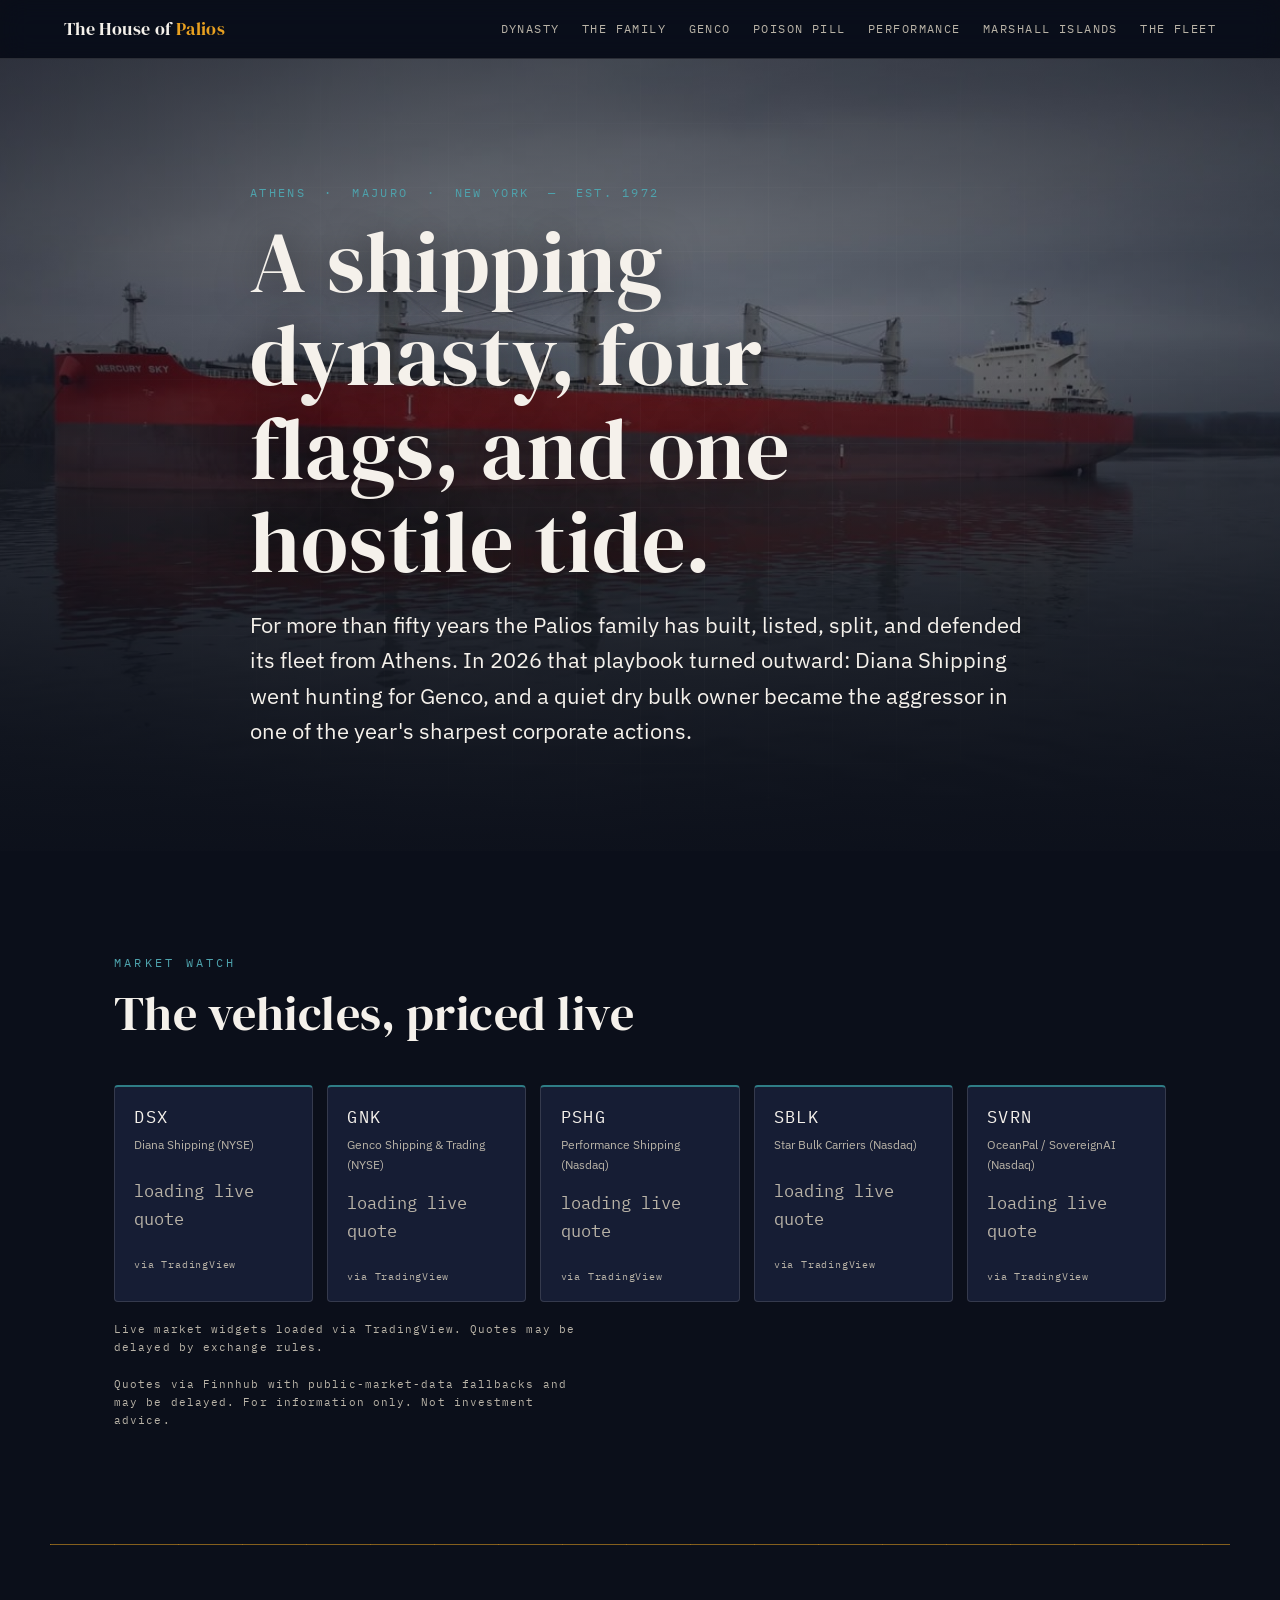
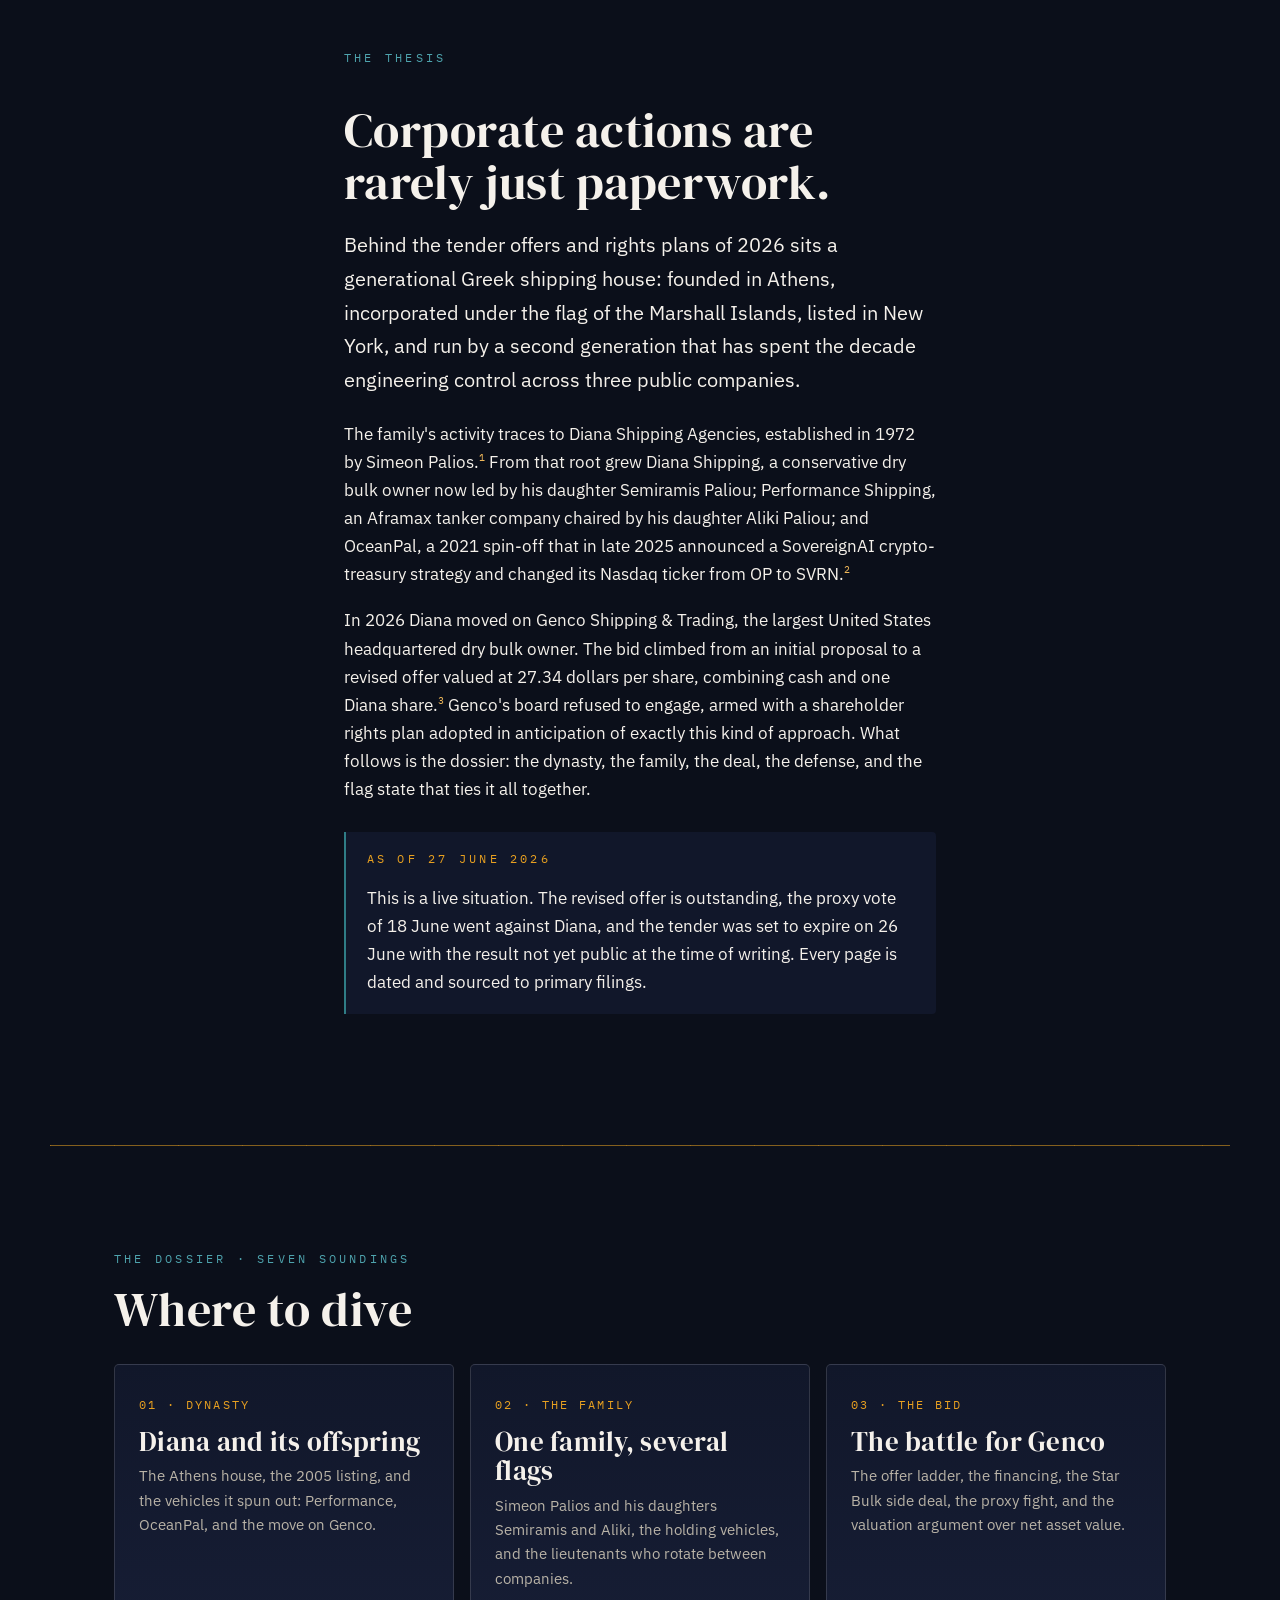
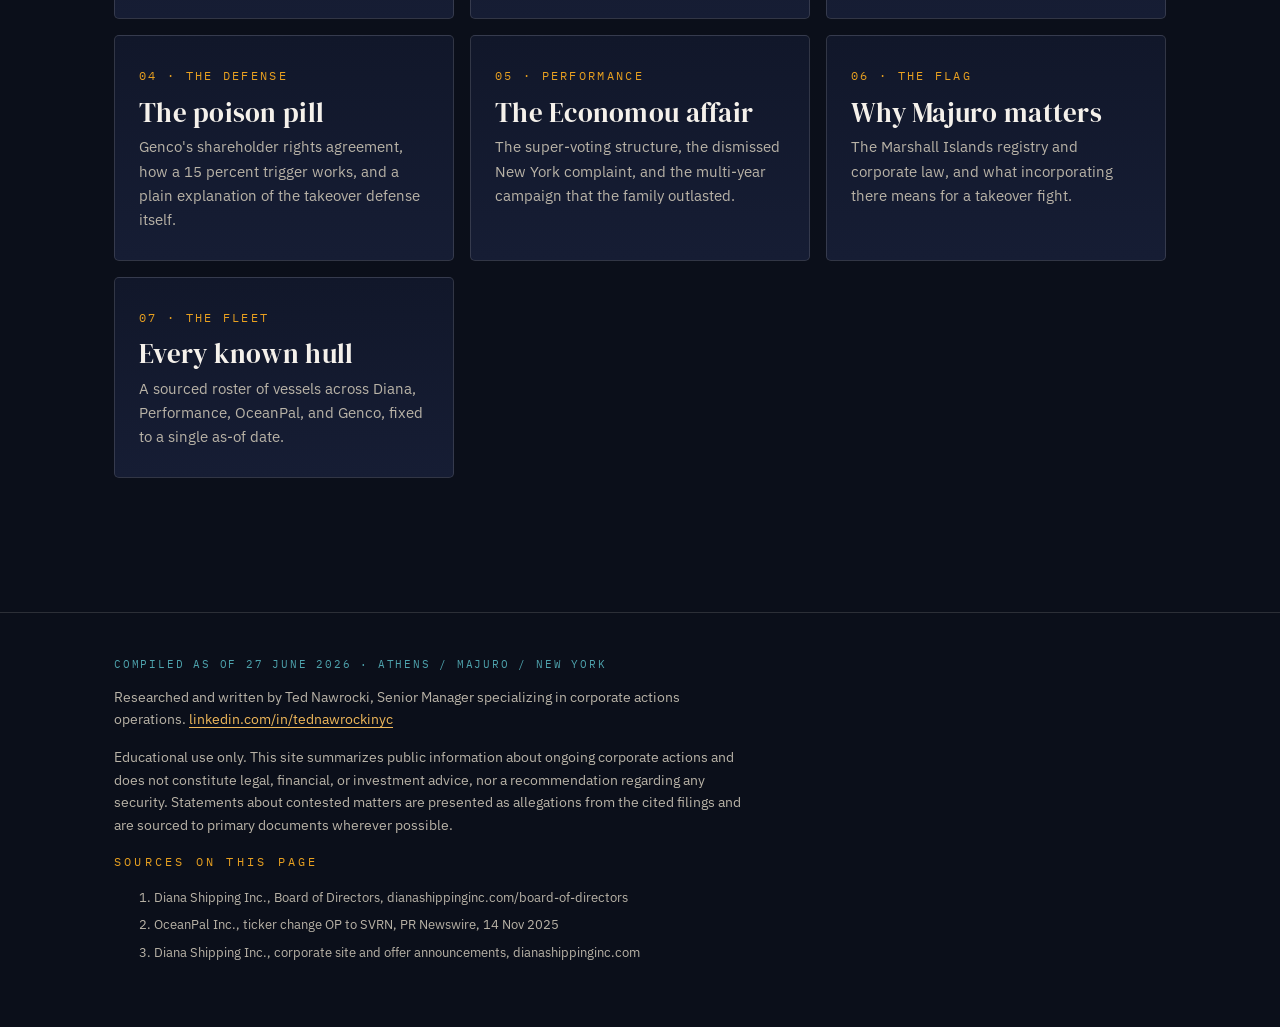
<file: index.html>
<!DOCTYPE html>
<html lang="en">
<head>
<meta charset="utf-8" />
<meta name="viewport" content="width=device-width, initial-scale=1" />
<title>The House of Palios — A Greek Shipping Dynasty in 2026</title>
<meta name="description" content="A sourced dossier on the Palios shipping dynasty: Diana Shipping, Performance Shipping, OceanPal, and the 2026 battle for Genco Shipping & Trading." />
<link rel="preconnect" href="https://fonts.googleapis.com" />
<link rel="preconnect" href="https://fonts.gstatic.com" crossorigin />
<link href="https://fonts.googleapis.com/css2?family=DM+Serif+Display&family=IBM+Plex+Sans:wght@400;500;600&family=IBM+Plex+Mono:wght@400;500&display=swap" rel="stylesheet" />
<link rel="stylesheet" href="styles.css" />
<style>
  .qcard--tv .tv-single-quote { margin-top: 0.85rem; min-height: 72px; }
  .qcard--tv .tradingview-widget-container__widget { min-height: 72px; font-family: var(--mono); color: var(--linen-dim); }
  .qcard--tv iframe { border: 0 !important; }
</style>
</head>
<body>

<!-- ===================== NAV ===================== -->
<nav class="nav" aria-label="Primary">
  <a class="nav__mark" href="index.html">The House of <span>Palios</span></a>
  <div class="nav__links">
    <a href="history.html">Dynasty</a>
    <a href="family.html">The Family</a>
    <a href="tender.html">Genco</a>
    <a href="poison-pill.html">Poison Pill</a>
    <a href="performance.html">Performance</a>
    <a href="marshall-islands.html">Marshall Islands</a>
    <a href="vessels.html">The Fleet</a>
  </div>
</nav>

<!-- ===================== HERO ===================== -->
<header class="hero">
  <div class="hero__media">
    <!-- Files live directly in assets/ (assets/DryBulkShipping.mp4 and
         assets/hero-poster.jpg). If neither loads, the navy chart wash shows. -->
    <video autoplay muted loop playsinline poster="assets/hero-poster.jpg">
      <source src="assets/DryBulkShipping.mp4" type="video/mp4" />
    </video>
  </div>
  <div class="hero__scrim" aria-hidden="true"></div>
  <div class="hero__grid" aria-hidden="true"></div>

  <div class="wrap hero__inner">
    <p class="hero__coords">ATHENS &nbsp;·&nbsp; MAJURO &nbsp;·&nbsp; NEW YORK &nbsp;—&nbsp; EST. 1972</p>
    <h1>A shipping dynasty, four flags, and one hostile tide.</h1>
    <p class="hero__dek">
      For more than fifty years the Palios family has built, listed, split, and defended
      its fleet from Athens. In 2026 that playbook turned outward: Diana Shipping went
      hunting for Genco, and a quiet dry bulk owner became the aggressor in one of the
      year's sharpest corporate actions.
    </p>
  </div>
</header>

<!-- ===================== LIVE QUOTES ===================== -->
<section id="quotes" aria-labelledby="quotes-h">
  <div class="wrap">
    <div class="quotes__head">
      <div>
        <span class="eyebrow">Market watch</span>
        <h2 id="quotes-h">The vehicles, priced live</h2>
      </div>
    </div>
    <div class="quotes__grid" id="quote-grid" role="list">
      <!-- cards injected by script -->
    </div>
    <p class="quotes__note" id="quote-status">Loading quotes…</p>
    <p class="quotes__note">
      Quotes via Finnhub with public-market-data fallbacks and may be delayed. For information only. Not investment advice.
    </p>
  </div>
</section>

<hr class="fathom wrap" />

<!-- ===================== THESIS ===================== -->
<section id="thesis" aria-labelledby="thesis-h">
  <div class="wrap prose">
    <span class="eyebrow">The thesis</span>
    <h2 id="thesis-h">Corporate actions are rarely just paperwork.</h2>
    <p class="lede">
      Behind the tender offers and rights plans of 2026 sits a generational Greek
      shipping house: founded in Athens, incorporated under the flag of the Marshall
      Islands, listed in New York, and run by a second generation that has spent the
      decade engineering control across three public companies.
    </p>
    <p>
      The family's activity traces to Diana Shipping Agencies, established in 1972 by
      Simeon Palios.<sup class="cite"><a href="https://www.dianashippinginc.com/board-of-directors/" target="_blank" rel="noopener">1</a></sup>
      From that root grew Diana Shipping, a conservative dry bulk owner now led by his
      daughter Semiramis Paliou; Performance Shipping, an Aframax tanker company chaired
      by his daughter Aliki Paliou; and OceanPal, a 2021 spin-off that in late 2025
      announced a SovereignAI crypto-treasury strategy and changed its Nasdaq ticker from OP
      to SVRN.<sup class="cite"><a href="https://www.prnewswire.com/news-releases/oceanpal-inc-announces-nasdaq-ticker-change-from-op-to-svrn-302616156.html" target="_blank" rel="noopener">2</a></sup>
    </p>
    <p>
      In 2026 Diana moved on Genco Shipping &amp; Trading, the largest United States
      headquartered dry bulk owner. The bid climbed from an initial proposal to a revised
      offer valued at 27.34 dollars per share, combining cash and one Diana share.<sup class="cite"><a href="https://www.dianashippinginc.com/" target="_blank" rel="noopener">3</a></sup>
      Genco's board refused to engage, armed with a shareholder rights plan adopted in
      anticipation of exactly this kind of approach. What follows is the dossier: the
      dynasty, the family, the deal, the defense, and the flag state that ties it all
      together.
    </p>
    <div class="callout">
      <span class="eyebrow">As of 27 June 2026</span>
      <p style="margin:0">
        This is a live situation. The revised offer is outstanding, the proxy vote of
        18 June went against Diana, and the tender was set to expire on 26 June with the
        result not yet public at the time of writing. Every page is dated and sourced to
        primary filings.
      </p>
    </div>
  </div>
</section>

<hr class="fathom wrap" />

<!-- ===================== DOSSIER ===================== -->
<section id="dossier" aria-labelledby="dossier-h">
  <div class="wrap">
    <span class="eyebrow">The dossier · seven soundings</span>
    <h2 id="dossier-h">Where to dive</h2>
    <div class="dossier" style="margin-top:1.8rem">

      <a class="dcard fade" href="history.html">
        <span class="dcard__no">01 · DYNASTY</span>
        <h3>Diana and its offspring</h3>
        <p>The Athens house, the 2005 listing, and the vehicles it spun out: Performance, OceanPal, and the move on Genco.</p>
      </a>

      <a class="dcard fade" href="family.html">
        <span class="dcard__no">02 · THE FAMILY</span>
        <h3>One family, several flags</h3>
        <p>Simeon Palios and his daughters Semiramis and Aliki, the holding vehicles, and the lieutenants who rotate between companies.</p>
      </a>

      <a class="dcard fade" href="tender.html">
        <span class="dcard__no">03 · THE BID</span>
        <h3>The battle for Genco</h3>
        <p>The offer ladder, the financing, the Star Bulk side deal, the proxy fight, and the valuation argument over net asset value.</p>
      </a>

      <a class="dcard fade" href="poison-pill.html">
        <span class="dcard__no">04 · THE DEFENSE</span>
        <h3>The poison pill</h3>
        <p>Genco's shareholder rights agreement, how a 15 percent trigger works, and a plain explanation of the takeover defense itself.</p>
      </a>

      <a class="dcard fade" href="performance.html">
        <span class="dcard__no">05 · PERFORMANCE</span>
        <h3>The Economou affair</h3>
        <p>The super-voting structure, the dismissed New York complaint, and the multi-year campaign that the family outlasted.</p>
      </a>

      <a class="dcard fade" href="marshall-islands.html">
        <span class="dcard__no">06 · THE FLAG</span>
        <h3>Why Majuro matters</h3>
        <p>The Marshall Islands registry and corporate law, and what incorporating there means for a takeover fight.</p>
      </a>

      <a class="dcard fade" href="vessels.html">
        <span class="dcard__no">07 · THE FLEET</span>
        <h3>Every known hull</h3>
        <p>A sourced roster of vessels across Diana, Performance, OceanPal, and Genco, fixed to a single as-of date.</p>
      </a>

    </div>
  </div>
</section>

<!-- ===================== FOOTER ===================== -->
<footer class="foot">
  <div class="wrap">
    <p class="stamp">Compiled as of 27 June 2026 · Athens / Majuro / New York</p>
    <p>
      Researched and written by Ted Nawrocki, Senior Manager specializing in corporate
      actions operations.
      <a href="https://www.linkedin.com/in/tednawrockinyc/" target="_blank" rel="noopener">linkedin.com/in/tednawrockinyc</a>
    </p>
    <p>
      Educational use only. This site summarizes public information about ongoing
      corporate actions and does not constitute legal, financial, or investment advice,
      nor a recommendation regarding any security. Statements about contested matters are
      presented as allegations from the cited filings and are sourced to primary
      documents wherever possible.
    </p>
    <div class="sources">
      <span class="eyebrow" style="color:var(--amber)">Sources on this page</span>
      <ol>
        <li>Diana Shipping Inc., Board of Directors, dianashippinginc.com/board-of-directors</li>
        <li>OceanPal Inc., ticker change OP to SVRN, PR Newswire, 14 Nov 2025</li>
        <li>Diana Shipping Inc., corporate site and offer announcements, dianashippinginc.com</li>
      </ol>
    </div>
  </div>
</footer>

<!-- ===================== SCRIPTS ===================== -->
<script>
/* ---- Live quotes: TradingView widget fallback -----------------------------
   The prior browser-side API approach depended on Finnhub/Yahoo/Stooq fetches.
   On a static host those requests can fail from token rejection, CORS, proxy
   throttling, or browser privacy tools. This version uses TradingView's hosted
   single-quote widgets so the market-data provider handles the quote request
   inside its own iframe rather than through this site's JavaScript. */
const TICKERS = [
  { sym: "DSX",  tv: "NYSE:DSX",    name: "Diana Shipping (NYSE)" },
  { sym: "GNK",  tv: "NYSE:GNK",    name: "Genco Shipping & Trading (NYSE)" },
  { sym: "PSHG", tv: "NASDAQ:PSHG", name: "Performance Shipping (Nasdaq)" },
  { sym: "SBLK", tv: "NASDAQ:SBLK", name: "Star Bulk Carriers (Nasdaq)" },
  { sym: "SVRN", tv: "NASDAQ:SVRN", name: "OceanPal / SovereignAI (Nasdaq)" }
];

const grid = document.getElementById("quote-grid");
const statusEl = document.getElementById("quote-status");

function tradingViewCard(ticker) {
  const card = document.createElement("div");
  card.className = "qcard qcard--tv";
  card.setAttribute("role", "listitem");
  card.setAttribute("data-symbol", ticker.sym);

  const heading = document.createElement("div");
  heading.className = "qcard__sym";
  heading.textContent = ticker.sym;

  const name = document.createElement("div");
  name.className = "qcard__name";
  name.textContent = ticker.name;

  const widget = document.createElement("div");
  widget.className = "tradingview-widget-container tv-single-quote";

  const mount = document.createElement("div");
  mount.className = "tradingview-widget-container__widget";
  mount.textContent = "loading live quote";
  widget.appendChild(mount);

  const copyright = document.createElement("div");
  copyright.className = "qcard__src";
  copyright.textContent = "via TradingView";

  const script = document.createElement("script");
  script.type = "text/javascript";
  script.src = "https://s3.tradingview.com/external-embedding/embed-widget-single-quote.js";
  script.async = true;
  script.textContent = JSON.stringify({
    symbol: ticker.tv,
    width: "100%",
    isTransparent: true,
    colorTheme: "dark",
    locale: "en"
  });

  widget.appendChild(script);
  card.appendChild(heading);
  card.appendChild(name);
  card.appendChild(widget);
  card.appendChild(copyright);
  return card;
}

function loadQuotes() {
  if (!grid || !statusEl) return;
  grid.innerHTML = "";
  TICKERS.forEach((ticker) => grid.appendChild(tradingViewCard(ticker)));
  statusEl.textContent = "Live market widgets loaded via TradingView. Quotes may be delayed by exchange rules.";
}

loadQuotes();

/* ---- scroll reveal ---- */
if ("IntersectionObserver" in window) {
  const io = new IntersectionObserver((entries) => {
    entries.forEach(e => { if (e.isIntersecting) { e.target.classList.add("in"); io.unobserve(e.target); } });
  }, { threshold: 0.12 });
  document.querySelectorAll(".fade").forEach(el => io.observe(el));
} else {
  document.querySelectorAll(".fade").forEach(el => el.classList.add("in"));
}
</script>
</body>
</html>
</file>
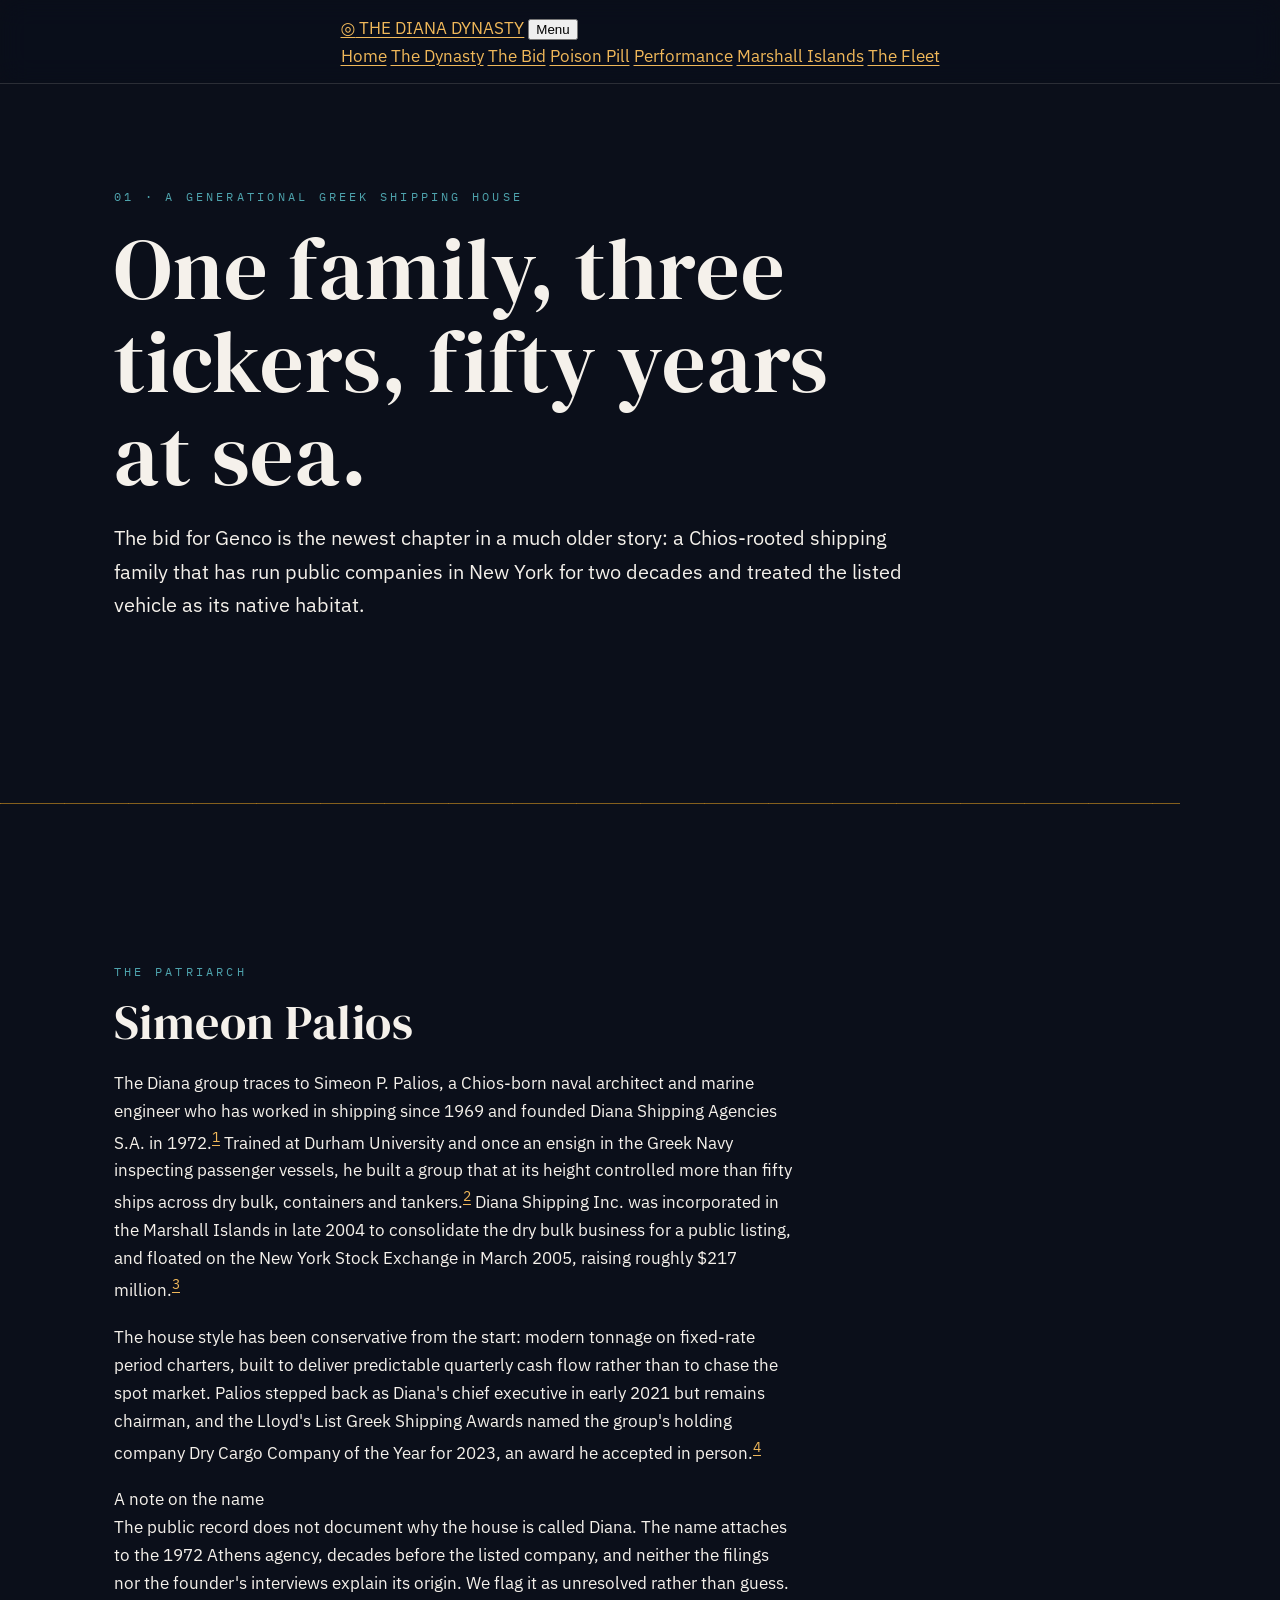
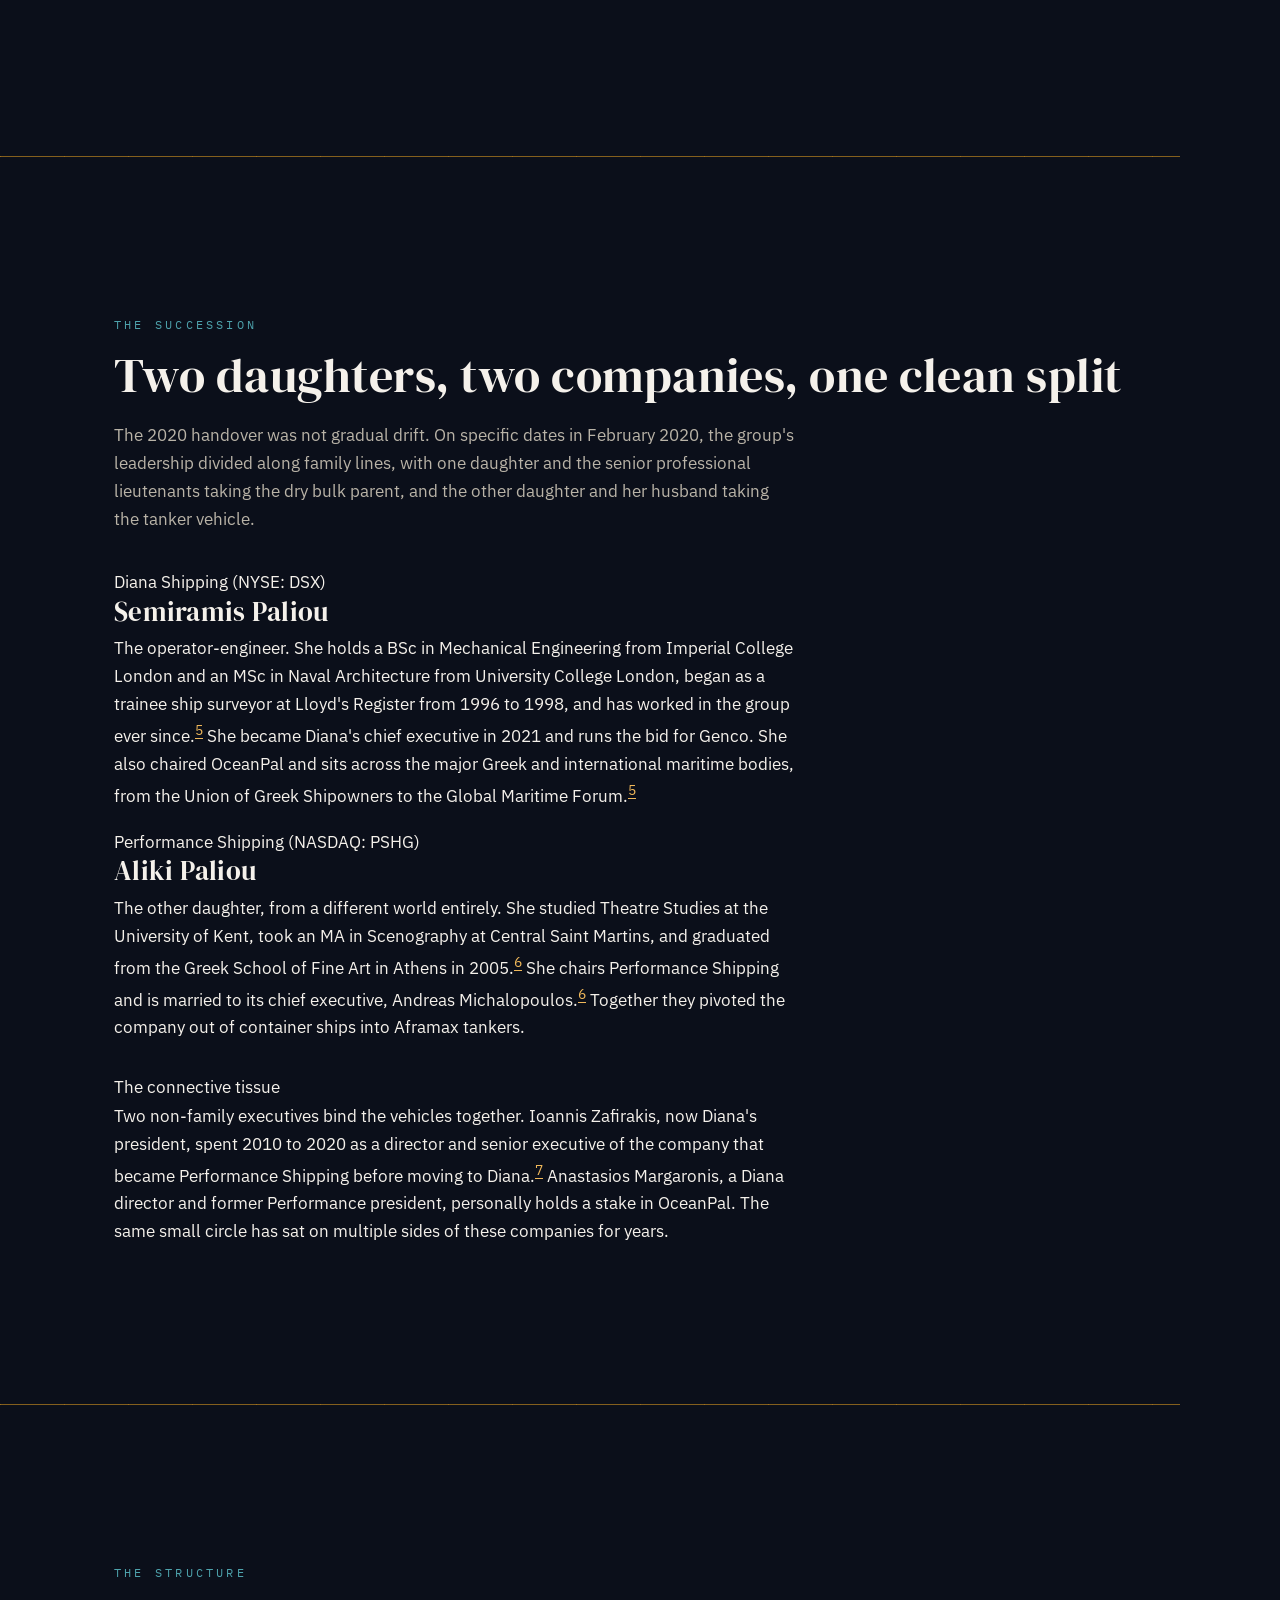
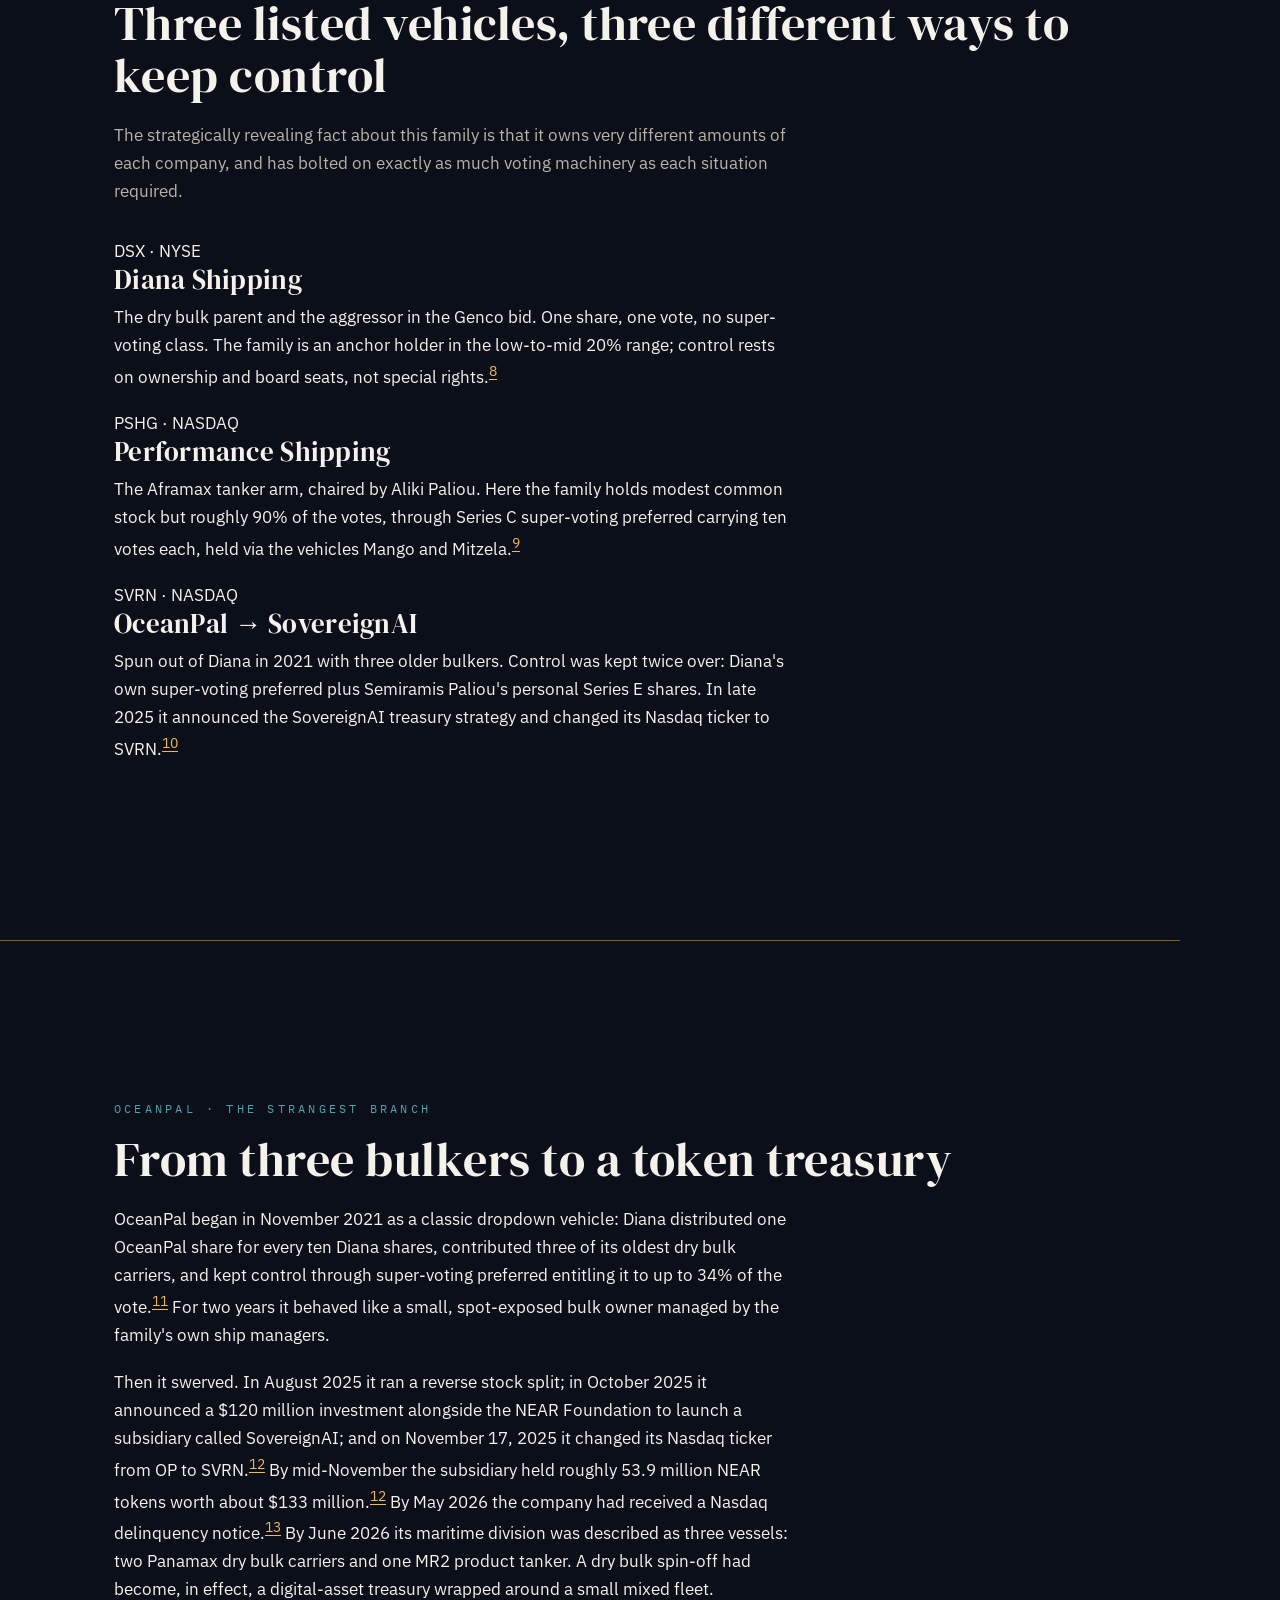
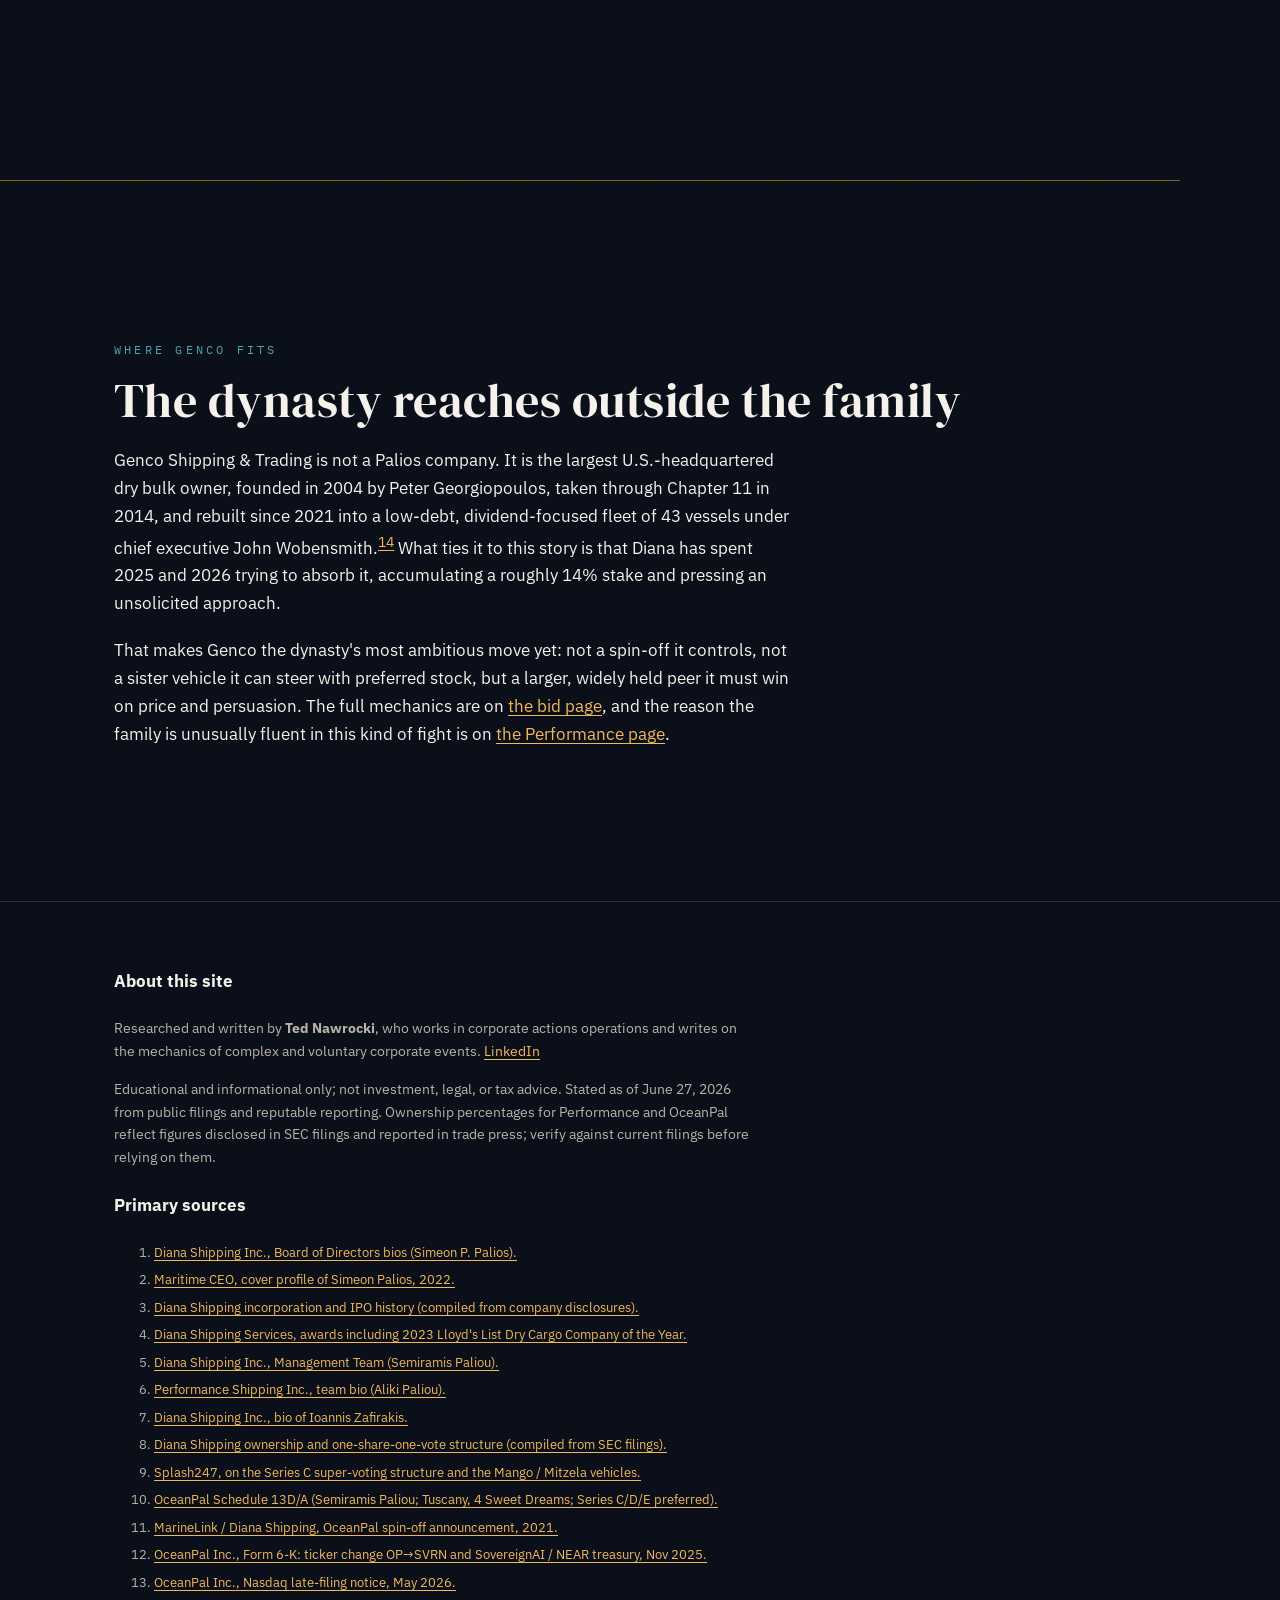
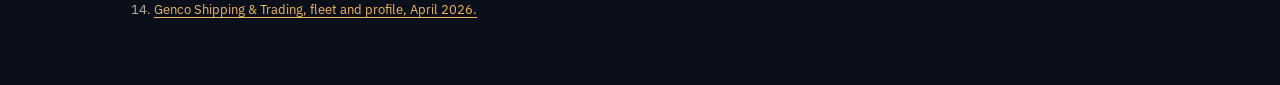
<file: dynasty.html>
<!DOCTYPE html>
<html lang="en">
<head>
<meta charset="utf-8">
<meta name="viewport" content="width=device-width, initial-scale=1">
<title>The Dynasty — The Palios Family and the Diana Group</title>
<meta name="description" content="Fifty years of a Greek shipping house: Simeon Palios, his daughters Semiramis and Aliki, and the listed vehicles Diana Shipping, Performance Shipping and OceanPal.">
<link rel="preconnect" href="https://fonts.googleapis.com">
<link rel="preconnect" href="https://fonts.gstatic.com" crossorigin>
<link href="https://fonts.googleapis.com/css2?family=DM+Serif+Display:ital@0;1&family=IBM+Plex+Mono:wght@400;500&family=IBM+Plex+Sans:wght@400;500;600&display=swap" rel="stylesheet">
<link rel="stylesheet" href="styles.css">
</head>
<body>

<header class="nav">
  <div class="wrap">
    <a class="brand" href="index.html"><b>◎</b> THE DIANA DYNASTY</a>
    <button class="navtoggle" aria-label="Menu">Menu</button>
    <nav class="navlinks">
      <a href="index.html">Home</a>
      <a href="dynasty.html" aria-current="page">The Dynasty</a>
      <a href="tender.html">The Bid</a>
      <a href="poison-pill.html">Poison Pill</a>
      <a href="performance.html">Performance</a>
      <a href="marshall-islands.html">Marshall Islands</a>
      <a href="vessels.html">The Fleet</a>
    </nav>
  </div>
</header>

<section>
  <div class="wrap reveal">
    <p class="eyebrow">01 · A generational Greek shipping house</p>
    <h1 style="max-width:18ch">One family, three tickers, fifty years at sea.</h1>
    <p class="lede" style="margin-top:1.2rem">The bid for Genco is the newest chapter in a much older story: a Chios-rooted shipping family that has run public companies in New York for two decades and treated the listed vehicle as its native habitat.</p>
  </div>
</section>

<hr class="fathom">

<section>
  <div class="wrap reveal measure">
    <p class="eyebrow">The patriarch</p>
    <h2>Simeon Palios</h2>
    <p>The Diana group traces to Simeon P. Palios, a Chios-born naval architect and marine engineer who has worked in shipping since 1969 and founded Diana Shipping Agencies S.A. in 1972.<sup><a href="#s1">1</a></sup> Trained at Durham University and once an ensign in the Greek Navy inspecting passenger vessels, he built a group that at its height controlled more than fifty ships across dry bulk, containers and tankers.<sup><a href="#s2">2</a></sup> Diana Shipping Inc. was incorporated in the Marshall Islands in late 2004 to consolidate the dry bulk business for a public listing, and floated on the New York Stock Exchange in March 2005, raising roughly $217 million.<sup><a href="#s3">3</a></sup></p>
    <p>The house style has been conservative from the start: modern tonnage on fixed-rate period charters, built to deliver predictable quarterly cash flow rather than to chase the spot market. Palios stepped back as Diana's chief executive in early 2021 but remains chairman, and the Lloyd's List Greek Shipping Awards named the group's holding company Dry Cargo Company of the Year for 2023, an award he accepted in person.<sup><a href="#s4">4</a></sup></p>
    <div class="note">
      <span class="klabel">A note on the name</span>
      <p style="margin:0">The public record does not document why the house is called Diana. The name attaches to the 1972 Athens agency, decades before the listed company, and neither the filings nor the founder's interviews explain its origin. We flag it as unresolved rather than guess.</p>
    </div>
  </div>
</section>

<hr class="fathom">

<section>
  <div class="wrap reveal">
    <p class="eyebrow">The succession</p>
    <h2>Two daughters, two companies, one clean split</h2>
    <p class="measure dim" style="margin-bottom:2.2rem">The 2020 handover was not gradual drift. On specific dates in February 2020, the group's leadership divided along family lines, with one daughter and the senior professional lieutenants taking the dry bulk parent, and the other daughter and her husband taking the tanker vehicle.</p>
    <div class="grid g2">
      <div class="card">
        <span class="klabel">Diana Shipping (NYSE: DSX)</span>
        <h3>Semiramis Paliou</h3>
        <p>The operator-engineer. She holds a BSc in Mechanical Engineering from Imperial College London and an MSc in Naval Architecture from University College London, began as a trainee ship surveyor at Lloyd's Register from 1996 to 1998, and has worked in the group ever since.<sup><a href="#s5">5</a></sup> She became Diana's chief executive in 2021 and runs the bid for Genco. She also chaired OceanPal and sits across the major Greek and international maritime bodies, from the Union of Greek Shipowners to the Global Maritime Forum.<sup><a href="#s5">5</a></sup></p>
      </div>
      <div class="card">
        <span class="klabel">Performance Shipping (NASDAQ: PSHG)</span>
        <h3>Aliki Paliou</h3>
        <p>The other daughter, from a different world entirely. She studied Theatre Studies at the University of Kent, took an MA in Scenography at Central Saint Martins, and graduated from the Greek School of Fine Art in Athens in 2005.<sup><a href="#s6">6</a></sup> She chairs Performance Shipping and is married to its chief executive, Andreas Michalopoulos.<sup><a href="#s6">6</a></sup> Together they pivoted the company out of container ships into Aframax tankers.</p>
      </div>
    </div>
    <div class="note" style="margin-top:2rem">
      <span class="klabel">The connective tissue</span>
      <p style="margin:0">Two non-family executives bind the vehicles together. Ioannis Zafirakis, now Diana's president, spent 2010 to 2020 as a director and senior executive of the company that became Performance Shipping before moving to Diana.<sup><a href="#s7">7</a></sup> Anastasios Margaronis, a Diana director and former Performance president, personally holds a stake in OceanPal. The same small circle has sat on multiple sides of these companies for years.</p>
    </div>
  </div>
</section>

<hr class="fathom">

<section>
  <div class="wrap reveal">
    <p class="eyebrow">The structure</p>
    <h2>Three listed vehicles, three different ways to keep control</h2>
    <p class="measure dim" style="margin-bottom:2rem">The strategically revealing fact about this family is that it owns very different amounts of each company, and has bolted on exactly as much voting machinery as each situation required.</p>
    <div class="tree">
      <div class="node">
        <span class="tick">DSX · NYSE</span>
        <h3>Diana Shipping</h3>
        <p>The dry bulk parent and the aggressor in the Genco bid. One share, one vote, no super-voting class. The family is an anchor holder in the low-to-mid 20% range; control rests on ownership and board seats, not special rights.<sup><a href="#s8">8</a></sup></p>
      </div>
      <div class="node">
        <span class="tick">PSHG · NASDAQ</span>
        <h3>Performance Shipping</h3>
        <p>The Aframax tanker arm, chaired by Aliki Paliou. Here the family holds modest common stock but roughly 90% of the votes, through Series C super-voting preferred carrying ten votes each, held via the vehicles Mango and Mitzela.<sup><a href="#s9">9</a></sup></p>
      </div>
      <div class="node">
        <span class="tick">SVRN · NASDAQ</span>
        <h3>OceanPal → SovereignAI</h3>
        <p>Spun out of Diana in 2021 with three older bulkers. Control was kept twice over: Diana's own super-voting preferred plus Semiramis Paliou's personal Series E shares. In late 2025 it announced the SovereignAI treasury strategy and changed its Nasdaq ticker to SVRN.<sup><a href="#s10">10</a></sup></p>
      </div>
    </div>
  </div>
</section>

<hr class="fathom">

<section>
  <div class="wrap reveal">
    <p class="eyebrow">OceanPal · the strangest branch</p>
    <h2>From three bulkers to a token treasury</h2>
    <div class="measure">
      <p>OceanPal began in November 2021 as a classic dropdown vehicle: Diana distributed one OceanPal share for every ten Diana shares, contributed three of its oldest dry bulk carriers, and kept control through super-voting preferred entitling it to up to 34% of the vote.<sup><a href="#s11">11</a></sup> For two years it behaved like a small, spot-exposed bulk owner managed by the family's own ship managers.</p>
      <p>Then it swerved. In August 2025 it ran a reverse stock split; in October 2025 it announced a $120 million investment alongside the NEAR Foundation to launch a subsidiary called SovereignAI; and on November 17, 2025 it changed its Nasdaq ticker from OP to SVRN.<sup><a href="#s12">12</a></sup> By mid-November the subsidiary held roughly 53.9 million NEAR tokens worth about $133 million.<sup><a href="#s12">12</a></sup> By May 2026 the company had received a Nasdaq delinquency notice.<sup><a href="#s13">13</a></sup> By June 2026 its maritime division was described as three vessels: two Panamax dry bulk carriers and one MR2 product tanker. A dry bulk spin-off had become, in effect, a digital-asset treasury wrapped around a small mixed fleet.</p>
    </div>
  </div>
</section>

<hr class="fathom">

<section>
  <div class="wrap reveal">
    <p class="eyebrow">Where Genco fits</p>
    <h2>The dynasty reaches outside the family</h2>
    <div class="measure">
      <p>Genco Shipping &amp; Trading is not a Palios company. It is the largest U.S.-headquartered dry bulk owner, founded in 2004 by Peter Georgiopoulos, taken through Chapter 11 in 2014, and rebuilt since 2021 into a low-debt, dividend-focused fleet of 43 vessels under chief executive John Wobensmith.<sup><a href="#s14">14</a></sup> What ties it to this story is that Diana has spent 2025 and 2026 trying to absorb it, accumulating a roughly 14% stake and pressing an unsolicited approach.</p>
      <p>That makes Genco the dynasty's most ambitious move yet: not a spin-off it controls, not a sister vehicle it can steer with preferred stock, but a larger, widely held peer it must win on price and persuasion. The full mechanics are on <a href="tender.html">the bid page</a>, and the reason the family is unusually fluent in this kind of fight is on <a href="performance.html">the Performance page</a>.</p>
    </div>
  </div>
</section>

<footer class="foot">
  <div class="wrap">
    <div>
      <h4>About this site</h4>
      <p class="byline">Researched and written by <b>Ted Nawrocki</b>, who works in corporate actions operations and writes on the mechanics of complex and voluntary corporate events. <a href="https://www.linkedin.com/in/tednawrockinyc/">LinkedIn</a></p>
      <p class="disclaimer">Educational and informational only; not investment, legal, or tax advice. Stated as of June 27, 2026 from public filings and reputable reporting. Ownership percentages for Performance and OceanPal reflect figures disclosed in SEC filings and reported in trade press; verify against current filings before relying on them.</p>
    </div>
    <div>
      <h4>Primary sources</h4>
      <ol class="sources">
        <li id="s1"><a href="https://www.dianashippinginc.com/board-of-directors/">Diana Shipping Inc., Board of Directors bios (Simeon P. Palios).</a></li>
        <li id="s2"><a href="https://issuu.com/sinoship/docs/maritime_ceo_issue_two_2022/s/15913064">Maritime CEO, cover profile of Simeon Palios, 2022.</a></li>
        <li id="s3"><a href="https://dcfmodeling.com/blogs/history/dsx-history-mission-ownership">Diana Shipping incorporation and IPO history (compiled from company disclosures).</a></li>
        <li id="s4"><a href="https://www.dianashippingservices.com/who-we-are">Diana Shipping Services, awards including 2023 Lloyd's List Dry Cargo Company of the Year.</a></li>
        <li id="s5"><a href="https://www.dianashippinginc.com/management-team/">Diana Shipping Inc., Management Team (Semiramis Paliou).</a></li>
        <li id="s6"><a href="https://www.pshipping.com/team/aliki-paliou">Performance Shipping Inc., team bio (Aliki Paliou).</a></li>
        <li id="s7"><a href="https://www.dianashippinginc.com/management-team/">Diana Shipping Inc., bio of Ioannis Zafirakis.</a></li>
        <li id="s8"><a href="https://portersfiveforce.com/blogs/owners/dianashippinginc">Diana Shipping ownership and one-share-one-vote structure (compiled from SEC filings).</a></li>
        <li id="s9"><a href="https://splash247.com/economou-takes-performance-shipping-fight-to-us-supreme-court/">Splash247, on the Series C super-voting structure and the Mango / Mitzela vehicles.</a></li>
        <li id="s10"><a href="https://www.stocktitan.net/sec-filings/OP/schedule-13d-a-ocean-pal-inc-sec-filing-68ffe890230a.html">OceanPal Schedule 13D/A (Semiramis Paliou; Tuscany, 4 Sweet Dreams; Series C/D/E preferred).</a></li>
        <li id="s11"><a href="https://www.marinelink.com/news/diana-shipping-forms-spinoff-oceanpal-491425">MarineLink / Diana Shipping, OceanPal spin-off announcement, 2021.</a></li>
        <li id="s12"><a href="https://www.sec.gov/Archives/edgar/data/0001869467/000114036125042418/ef20059381_6k.htm">OceanPal Inc., Form 6-K: ticker change OP→SVRN and SovereignAI / NEAR treasury, Nov 2025.</a></li>
        <li id="s13"><a href="https://www.prnewswire.com/news-releases/oceanpal-inc-receives-nasdaq-notification-regarding-late-filing-of-form-20-f-302780169.html">OceanPal Inc., Nasdaq late-filing notice, May 2026.</a></li>
        <li id="s14"><a href="https://www.globenewswire.com/news-release/2026/04/20/3276996/37397/en/Genco-Shipping-Trading-Limited-Announces-Further-Fleet-Renewal-and-Growth-as-Part-of-Comprehensive-Value-Strategy.html">Genco Shipping &amp; Trading, fleet and profile, April 2026.</a></li>
      </ol>
    </div>
  </div>
</footer>

<script src="site.js"></script>
</body>
</html>
</file>
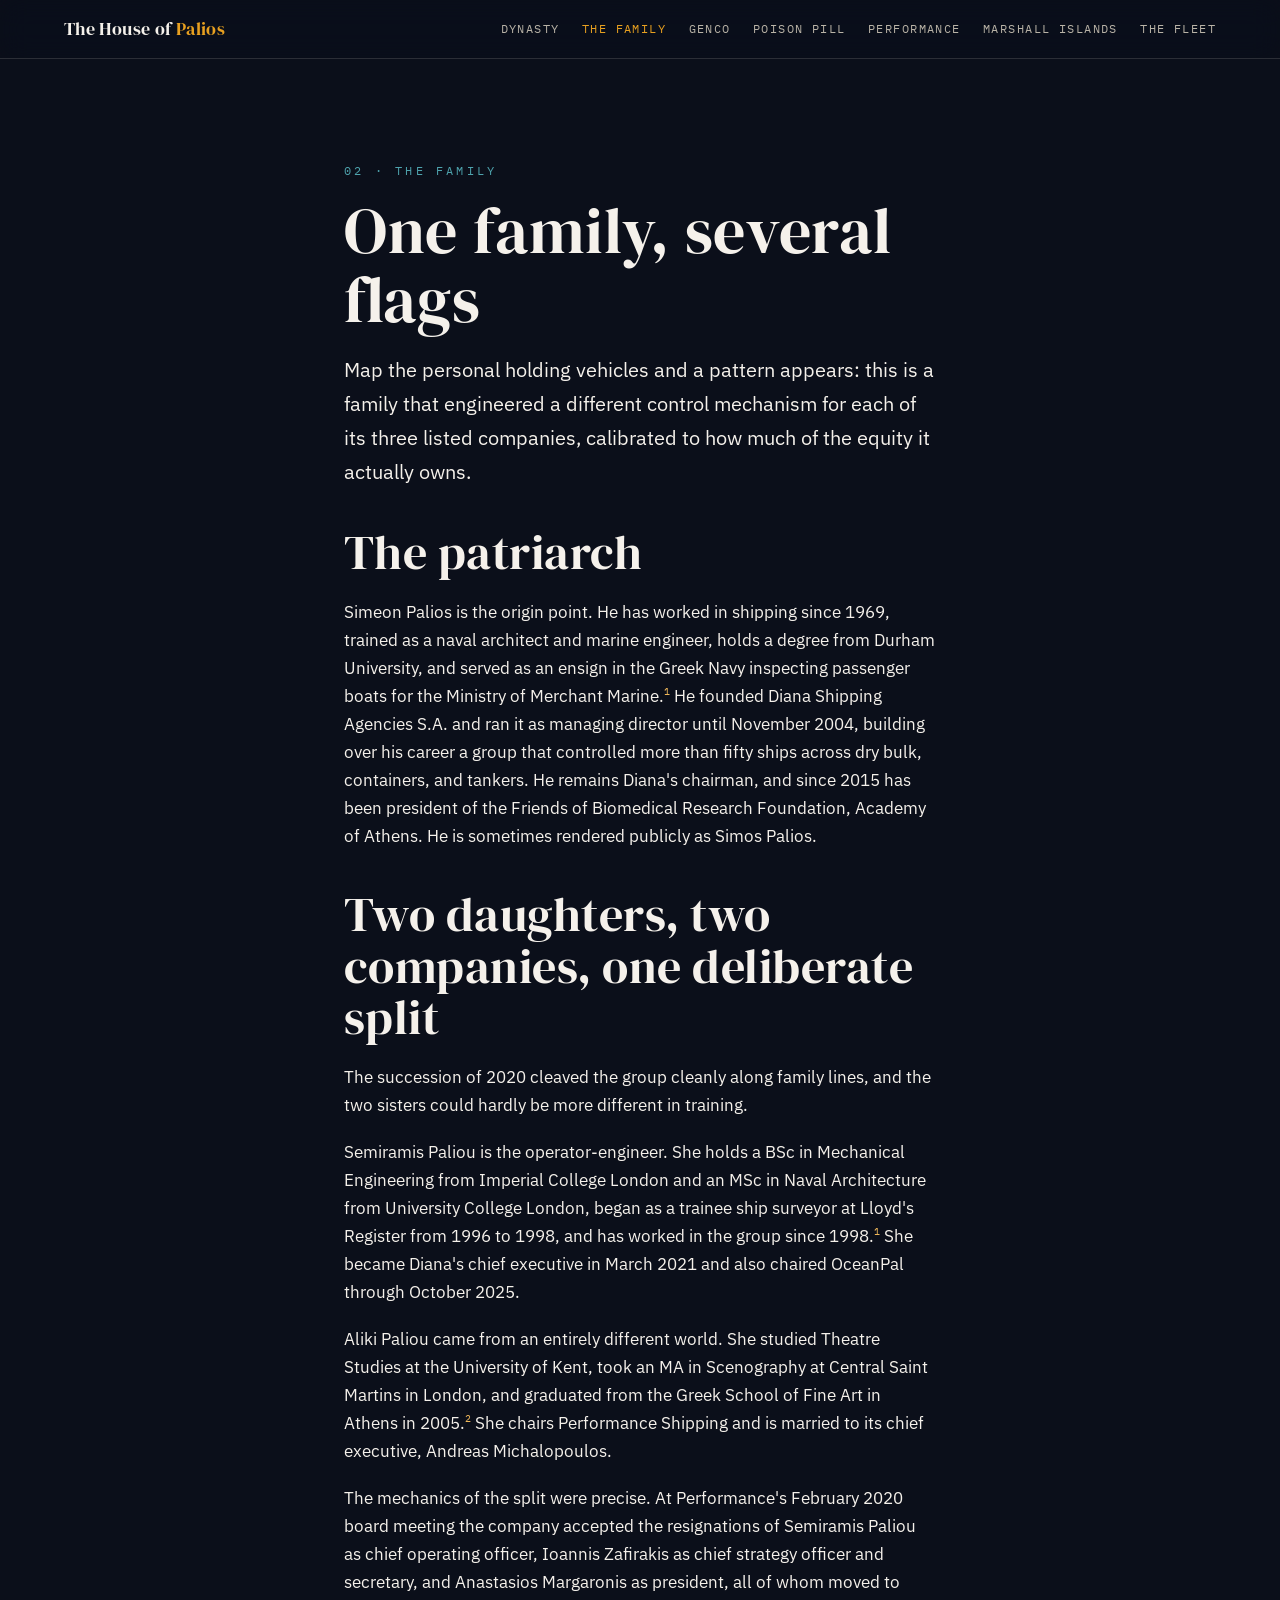
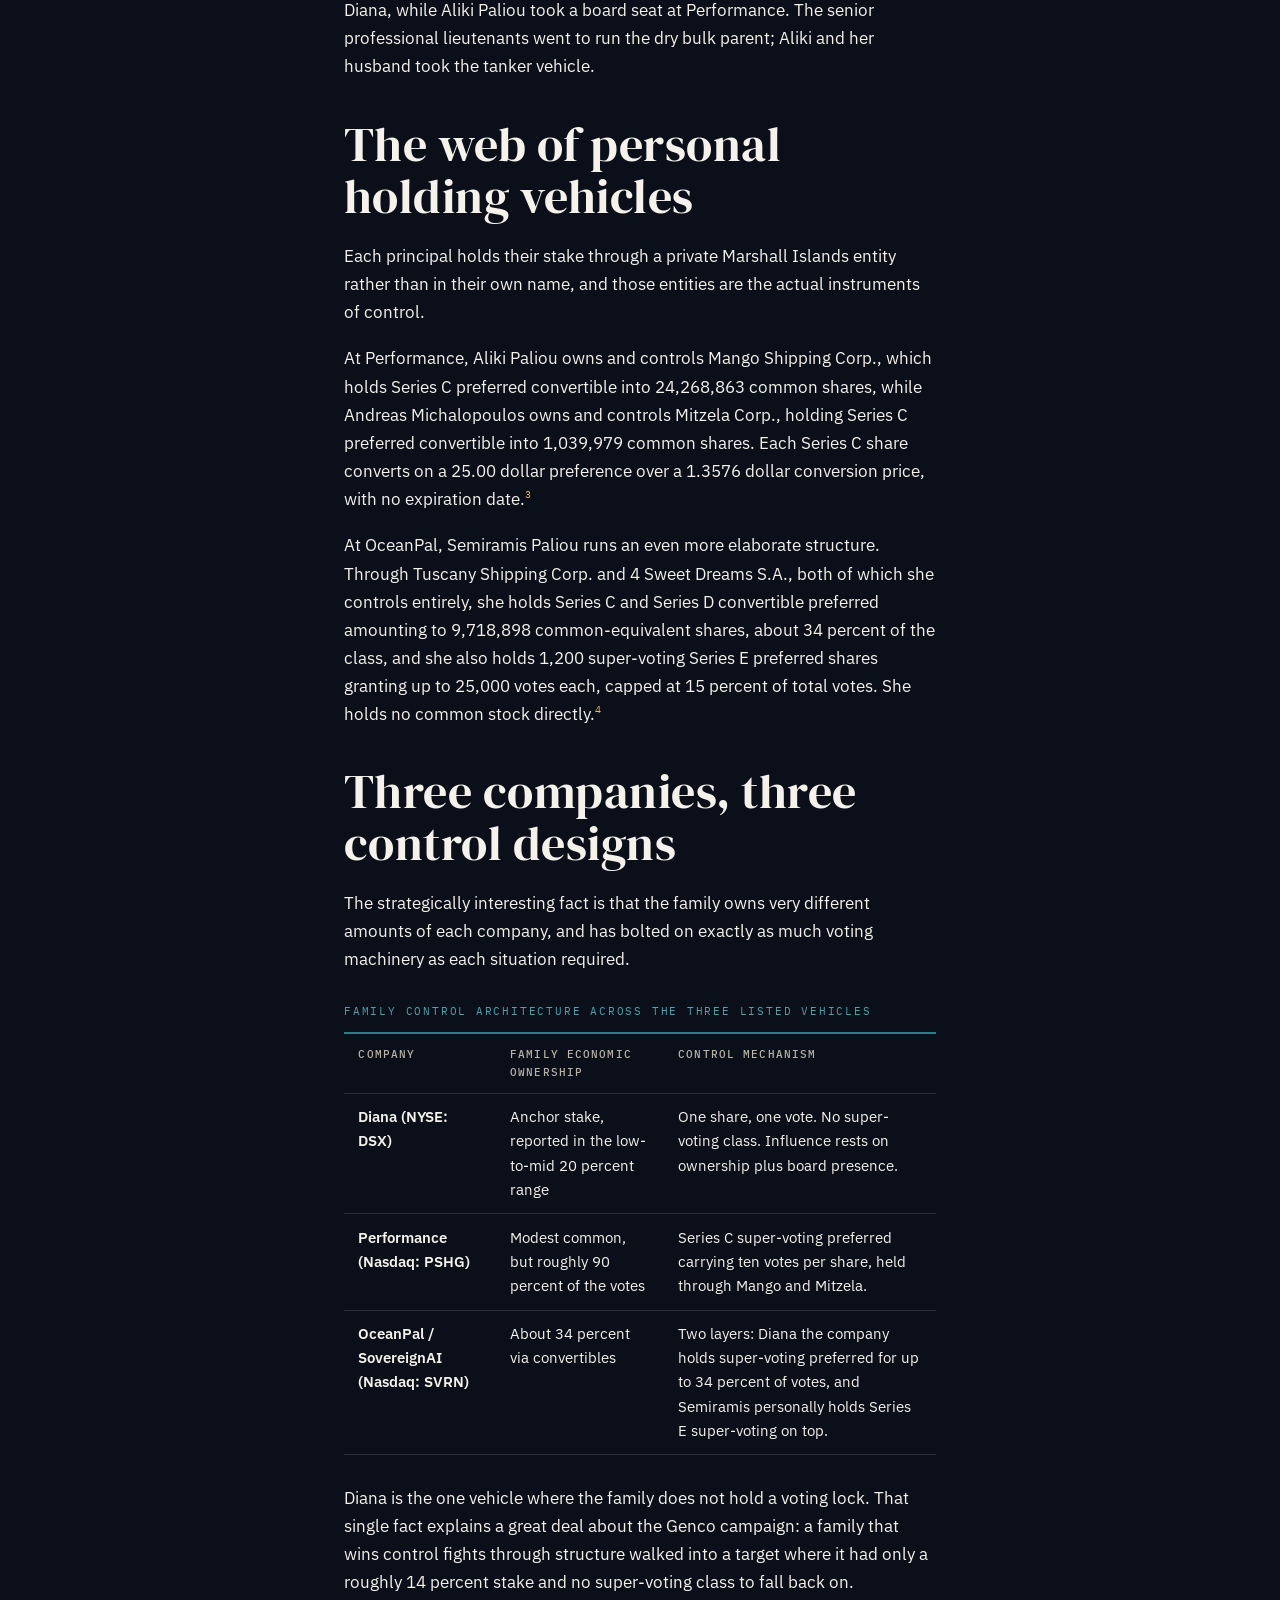
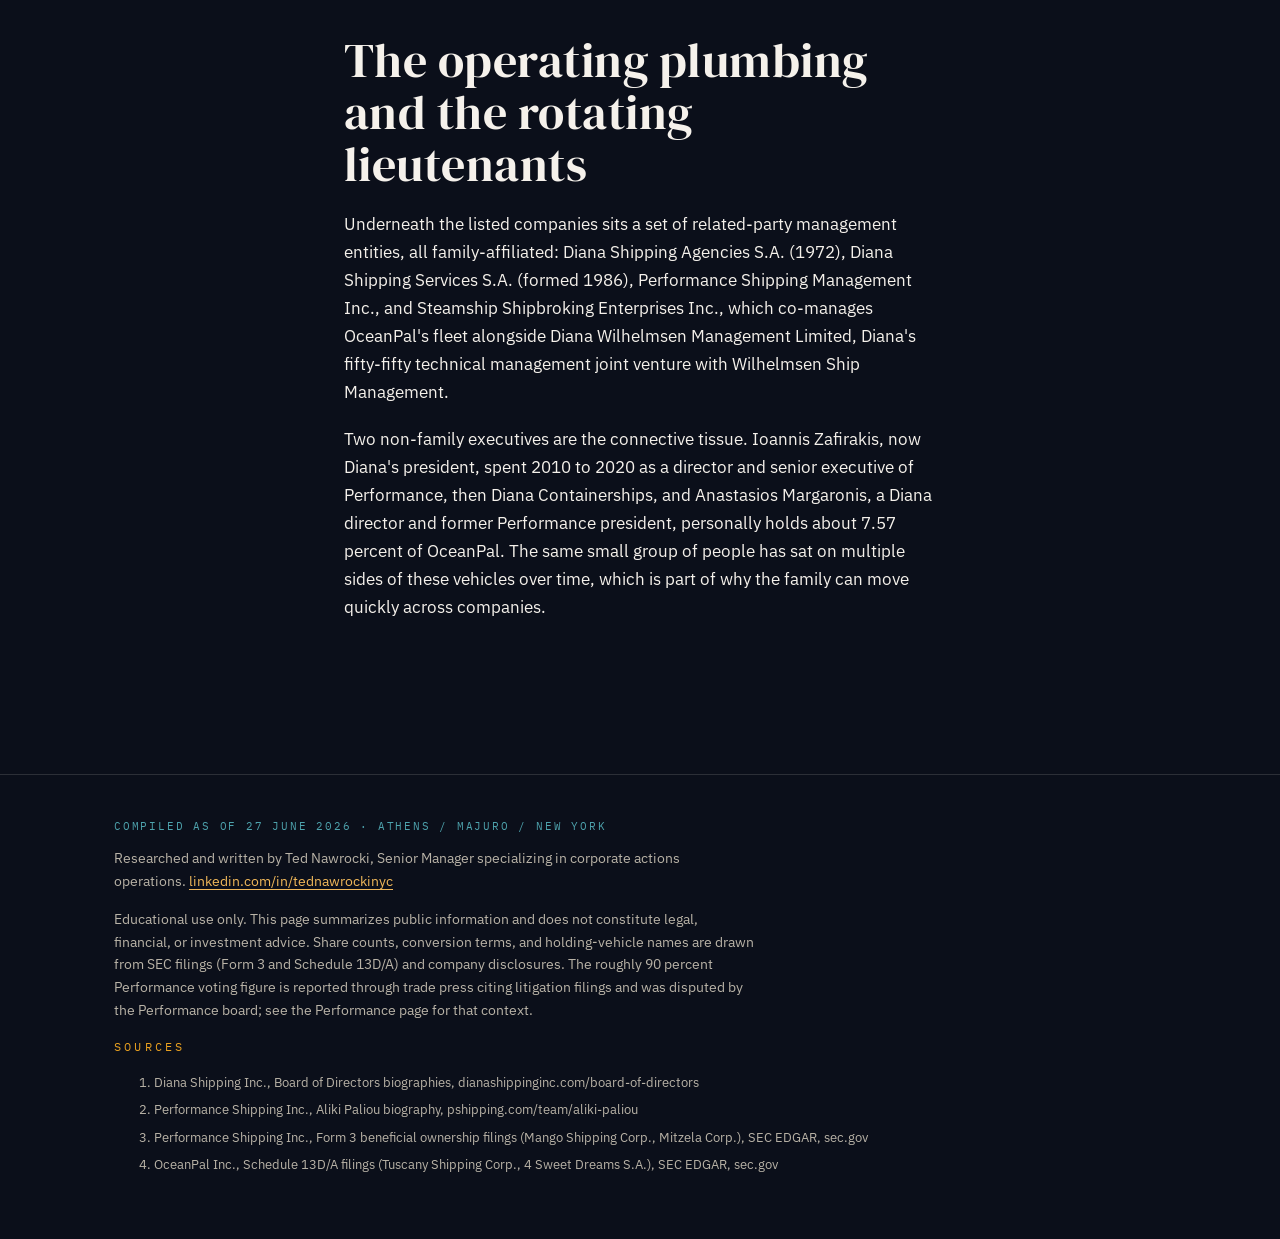
<file: family.html>
<!DOCTYPE html>
<html lang="en">
<head>
<meta charset="utf-8" />
<meta name="viewport" content="width=device-width, initial-scale=1" />
<title>The Family — One Family, Several Flags | The House of Palios</title>
<meta name="description" content="Simeon Palios and his daughters Semiramis and Aliki, the Marshall Islands holding vehicles, and the three different control designs behind Diana, Performance, and OceanPal." />
<link rel="preconnect" href="https://fonts.googleapis.com" />
<link rel="preconnect" href="https://fonts.gstatic.com" crossorigin />
<link href="https://fonts.googleapis.com/css2?family=DM+Serif+Display&family=IBM+Plex+Sans:wght@400;500;600&family=IBM+Plex+Mono:wght@400;500&display=swap" rel="stylesheet" />
<link rel="stylesheet" href="styles.css" />
</head>
<body>

<nav class="nav" aria-label="Primary">
  <a class="nav__mark" href="index.html">The House of <span>Palios</span></a>
  <div class="nav__links">
    <a href="history.html">Dynasty</a>
    <a href="family.html" aria-current="page">The Family</a>
    <a href="tender.html">Genco</a>
    <a href="poison-pill.html">Poison Pill</a>
    <a href="performance.html">Performance</a>
    <a href="marshall-islands.html">Marshall Islands</a>
    <a href="vessels.html">The Fleet</a>
  </div>
</nav>

<section>
  <div class="wrap prose">
    <span class="eyebrow">02 · The Family</span>
    <h1 style="font-size:clamp(2.4rem,6vw,4rem)">One family, several flags</h1>
    <p class="lede" style="margin-top:1.2rem">
      Map the personal holding vehicles and a pattern appears: this is a family that engineered a
      different control mechanism for each of its three listed companies, calibrated to how much of the
      equity it actually owns.
    </p>

    <h2>The patriarch</h2>
    <p>
      Simeon Palios is the origin point. He has worked in shipping since 1969, trained as a naval
      architect and marine engineer, holds a degree from Durham University, and served as an ensign in
      the Greek Navy inspecting passenger boats for the Ministry of Merchant Marine.<sup class="cite"><a href="https://www.dianashippinginc.com/board-of-directors/" target="_blank" rel="noopener">1</a></sup>
      He founded Diana Shipping Agencies S.A. and ran it as managing director until November 2004,
      building over his career a group that controlled more than fifty ships across dry bulk, containers,
      and tankers. He remains Diana's chairman, and since 2015 has been president of the Friends of
      Biomedical Research Foundation, Academy of Athens. He is sometimes rendered publicly as Simos
      Palios.
    </p>

    <h2>Two daughters, two companies, one deliberate split</h2>
    <p>
      The succession of 2020 cleaved the group cleanly along family lines, and the two sisters could
      hardly be more different in training.
    </p>
    <p>
      Semiramis Paliou is the operator-engineer. She holds a BSc in Mechanical Engineering from Imperial
      College London and an MSc in Naval Architecture from University College London, began as a trainee
      ship surveyor at Lloyd's Register from 1996 to 1998, and has worked in the group since 1998.<sup class="cite"><a href="https://www.dianashippinginc.com/board-of-directors/" target="_blank" rel="noopener">1</a></sup>
      She became Diana's chief executive in March 2021 and also chaired OceanPal through October 2025.
    </p>
    <p>
      Aliki Paliou came from an entirely different world. She studied Theatre Studies at the University
      of Kent, took an MA in Scenography at Central Saint Martins in London, and graduated from the Greek
      School of Fine Art in Athens in 2005.<sup class="cite"><a href="https://www.pshipping.com/team/aliki-paliou" target="_blank" rel="noopener">2</a></sup>
      She chairs Performance Shipping and is married to its chief executive, Andreas Michalopoulos.
    </p>
    <p>
      The mechanics of the split were precise. At Performance's February 2020 board meeting the company
      accepted the resignations of Semiramis Paliou as chief operating officer, Ioannis Zafirakis as
      chief strategy officer and secretary, and Anastasios Margaronis as president, all of whom moved to
      Diana, while Aliki Paliou took a board seat at Performance. The senior professional lieutenants
      went to run the dry bulk parent; Aliki and her husband took the tanker vehicle.
    </p>

    <h2>The web of personal holding vehicles</h2>
    <p>
      Each principal holds their stake through a private Marshall Islands entity rather than in their own
      name, and those entities are the actual instruments of control.
    </p>
    <p>
      At Performance, Aliki Paliou owns and controls Mango Shipping Corp., which holds Series C preferred
      convertible into 24,268,863 common shares, while Andreas Michalopoulos owns and controls Mitzela
      Corp., holding Series C preferred convertible into 1,039,979 common shares. Each Series C share
      converts on a 25.00 dollar preference over a 1.3576 dollar conversion price, with no expiration
      date.<sup class="cite"><a href="https://www.sec.gov/cgi-bin/browse-edgar?action=getcompany&company=performance+shipping&type=3&dateb=&owner=include&count=40" target="_blank" rel="noopener">3</a></sup>
    </p>
    <p>
      At OceanPal, Semiramis Paliou runs an even more elaborate structure. Through Tuscany Shipping Corp.
      and 4 Sweet Dreams S.A., both of which she controls entirely, she holds Series C and Series D
      convertible preferred amounting to 9,718,898 common-equivalent shares, about 34 percent of the
      class, and she also holds 1,200 super-voting Series E preferred shares granting up to 25,000 votes
      each, capped at 15 percent of total votes. She holds no common stock directly.<sup class="cite"><a href="https://www.sec.gov/cgi-bin/browse-edgar?action=getcompany&company=oceanpal&type=SC+13D&dateb=&owner=include&count=40" target="_blank" rel="noopener">4</a></sup>
    </p>

    <h2>Three companies, three control designs</h2>
    <p>
      The strategically interesting fact is that the family owns very different amounts of each company,
      and has bolted on exactly as much voting machinery as each situation required.
    </p>

    <div class="table-wrap">
      <table class="data">
        <caption>Family control architecture across the three listed vehicles</caption>
        <thead>
          <tr><th scope="col">Company</th><th scope="col">Family economic ownership</th><th scope="col">Control mechanism</th></tr>
        </thead>
        <tbody>
          <tr>
            <th scope="row">Diana (NYSE: DSX)</th>
            <td>Anchor stake, reported in the low-to-mid 20 percent range</td>
            <td>One share, one vote. No super-voting class. Influence rests on ownership plus board presence.</td>
          </tr>
          <tr>
            <th scope="row">Performance (Nasdaq: PSHG)</th>
            <td>Modest common, but roughly 90 percent of the votes</td>
            <td>Series C super-voting preferred carrying ten votes per share, held through Mango and Mitzela.</td>
          </tr>
          <tr>
            <th scope="row">OceanPal / SovereignAI (Nasdaq: SVRN)</th>
            <td>About 34 percent via convertibles</td>
            <td>Two layers: Diana the company holds super-voting preferred for up to 34 percent of votes, and Semiramis personally holds Series E super-voting on top.</td>
          </tr>
        </tbody>
      </table>
    </div>

    <p>
      Diana is the one vehicle where the family does not hold a voting lock. That single fact explains a
      great deal about the Genco campaign: a family that wins control fights through structure walked into
      a target where it had only a roughly 14 percent stake and no super-voting class to fall back on.
    </p>

    <h2>The operating plumbing and the rotating lieutenants</h2>
    <p>
      Underneath the listed companies sits a set of related-party management entities, all
      family-affiliated: Diana Shipping Agencies S.A. (1972), Diana Shipping Services S.A. (formed 1986),
      Performance Shipping Management Inc., and Steamship Shipbroking Enterprises Inc., which co-manages
      OceanPal's fleet alongside Diana Wilhelmsen Management Limited, Diana's fifty-fifty technical
      management joint venture with Wilhelmsen Ship Management.
    </p>
    <p>
      Two non-family executives are the connective tissue. Ioannis Zafirakis, now Diana's president, spent
      2010 to 2020 as a director and senior executive of Performance, then Diana Containerships, and
      Anastasios Margaronis, a Diana director and former Performance president, personally holds about
      7.57 percent of OceanPal. The same small group of people has sat on multiple sides of these vehicles
      over time, which is part of why the family can move quickly across companies.
    </p>
  </div>
</section>

<footer class="foot">
  <div class="wrap">
    <p class="stamp">Compiled as of 27 June 2026 · Athens / Majuro / New York</p>
    <p>
      Researched and written by Ted Nawrocki, Senior Manager specializing in corporate actions
      operations.
      <a href="https://www.linkedin.com/in/tednawrockinyc/" target="_blank" rel="noopener">linkedin.com/in/tednawrockinyc</a>
    </p>
    <p>
      Educational use only. This page summarizes public information and does not constitute legal,
      financial, or investment advice. Share counts, conversion terms, and holding-vehicle names are drawn
      from SEC filings (Form 3 and Schedule 13D/A) and company disclosures. The roughly 90 percent
      Performance voting figure is reported through trade press citing litigation filings and was disputed
      by the Performance board; see the Performance page for that context.
    </p>
    <div class="sources">
      <span class="eyebrow" style="color:var(--amber)">Sources</span>
      <ol>
        <li>Diana Shipping Inc., Board of Directors biographies, dianashippinginc.com/board-of-directors</li>
        <li>Performance Shipping Inc., Aliki Paliou biography, pshipping.com/team/aliki-paliou</li>
        <li>Performance Shipping Inc., Form 3 beneficial ownership filings (Mango Shipping Corp., Mitzela Corp.), SEC EDGAR, sec.gov</li>
        <li>OceanPal Inc., Schedule 13D/A filings (Tuscany Shipping Corp., 4 Sweet Dreams S.A.), SEC EDGAR, sec.gov</li>
      </ol>
    </div>
  </div>
</footer>

<script>
const io = new IntersectionObserver((es) => es.forEach(e => { if (e.isIntersecting) { e.target.classList.add("in"); io.unobserve(e.target); } }), { threshold: 0.12 });
document.querySelectorAll(".fade").forEach(el => io.observe(el));
</script>
</body>
</html>
</file>
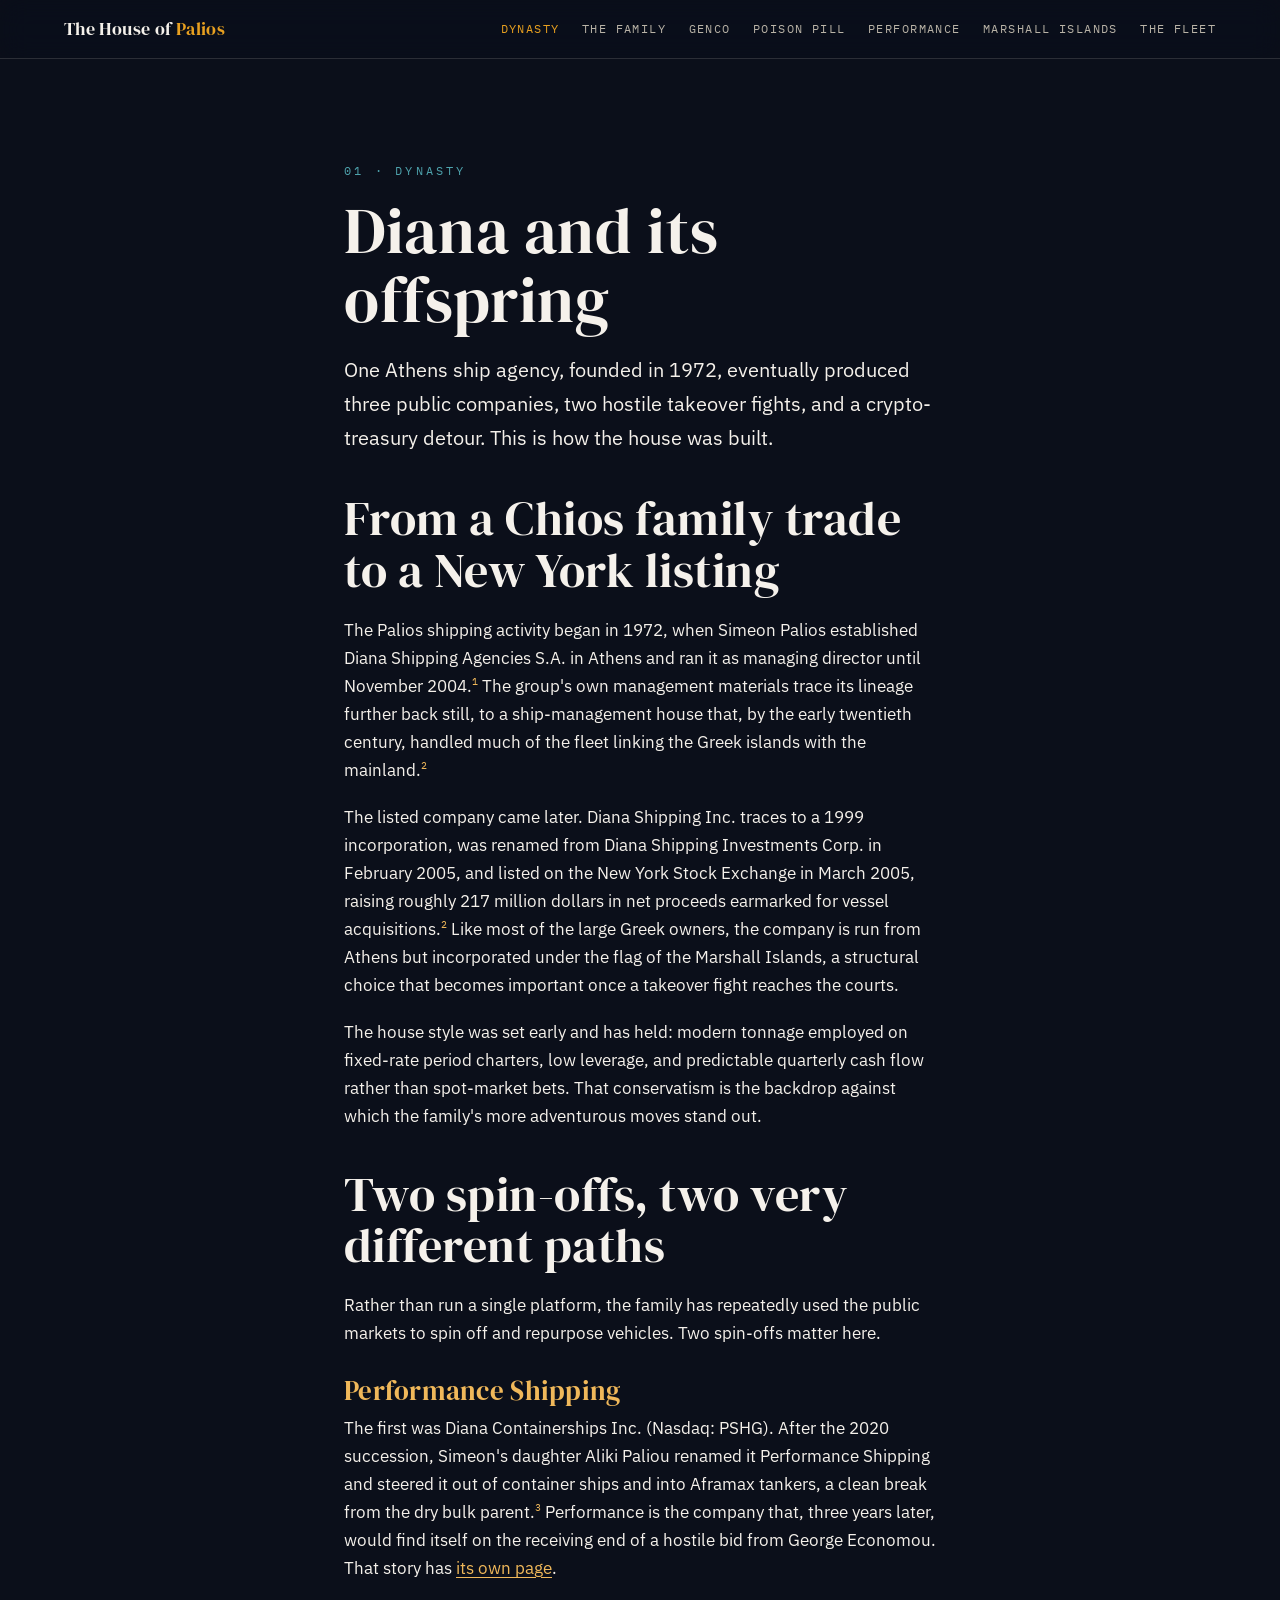
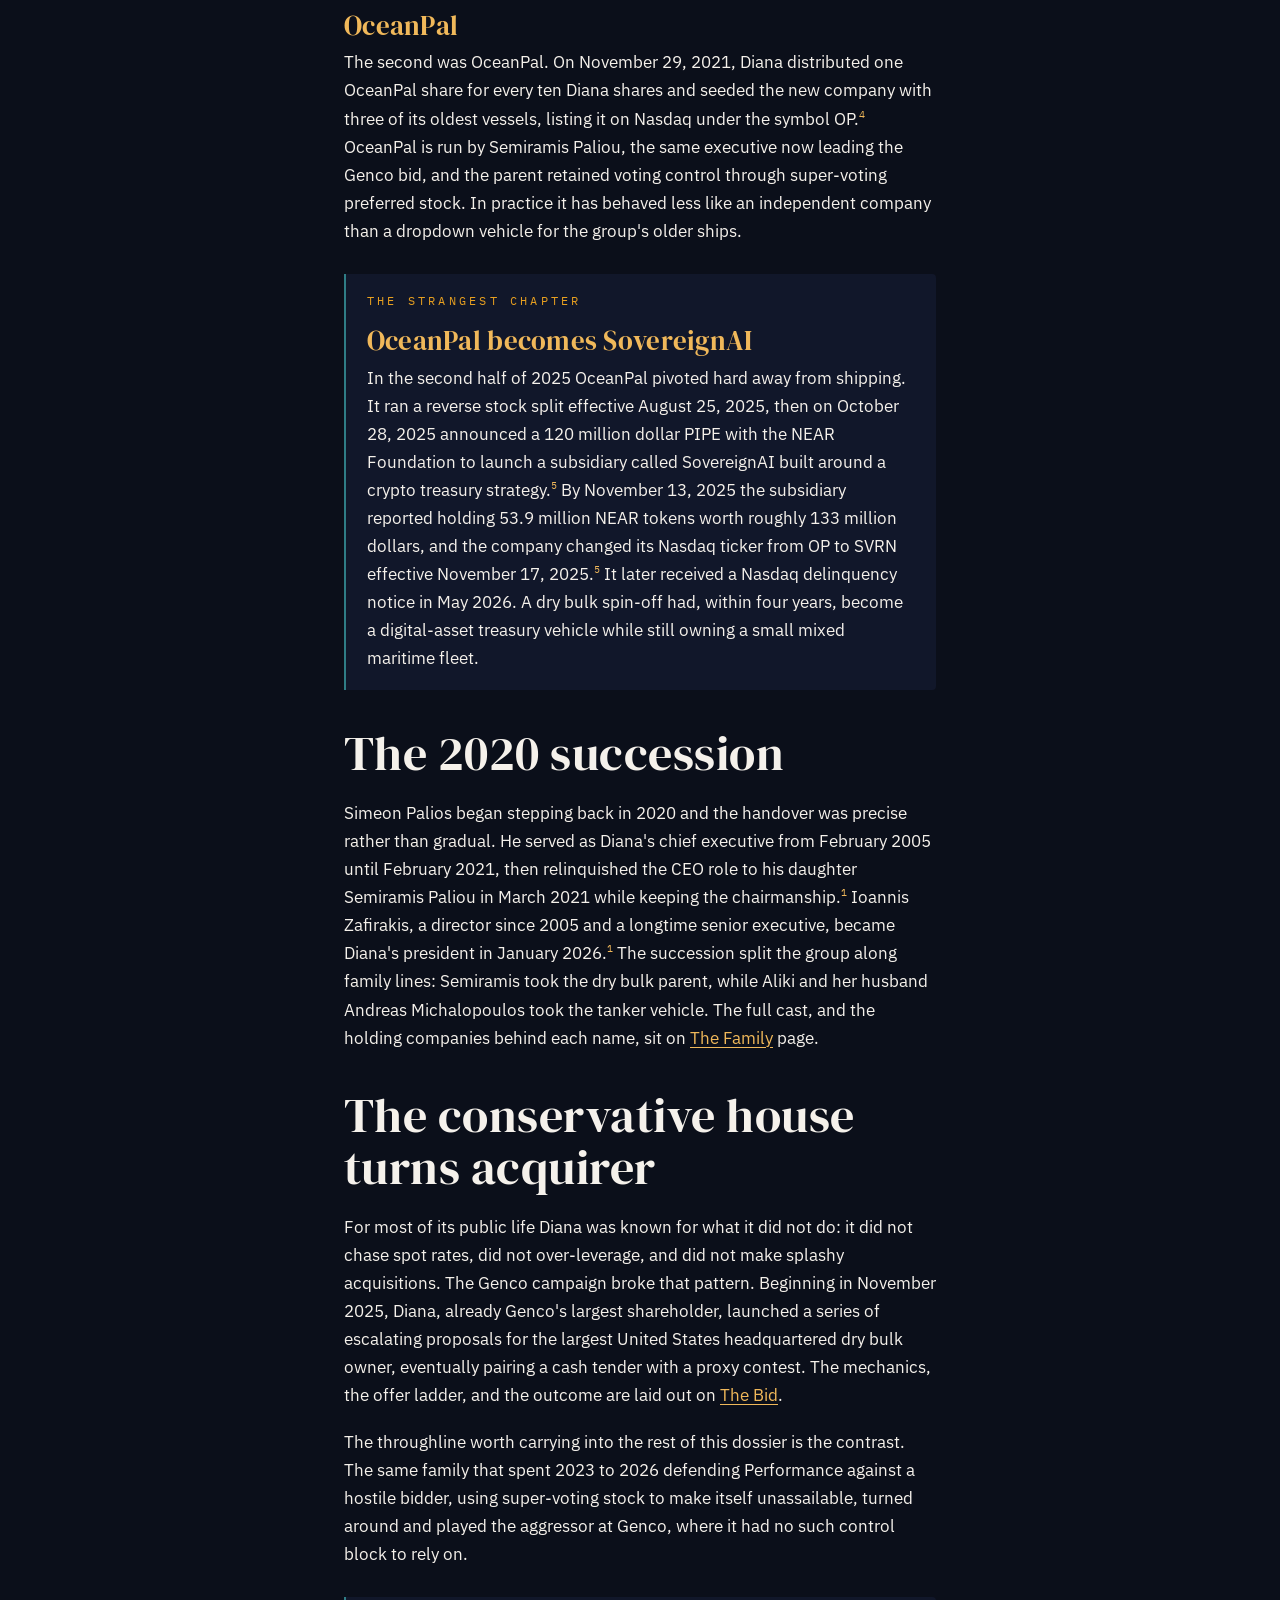
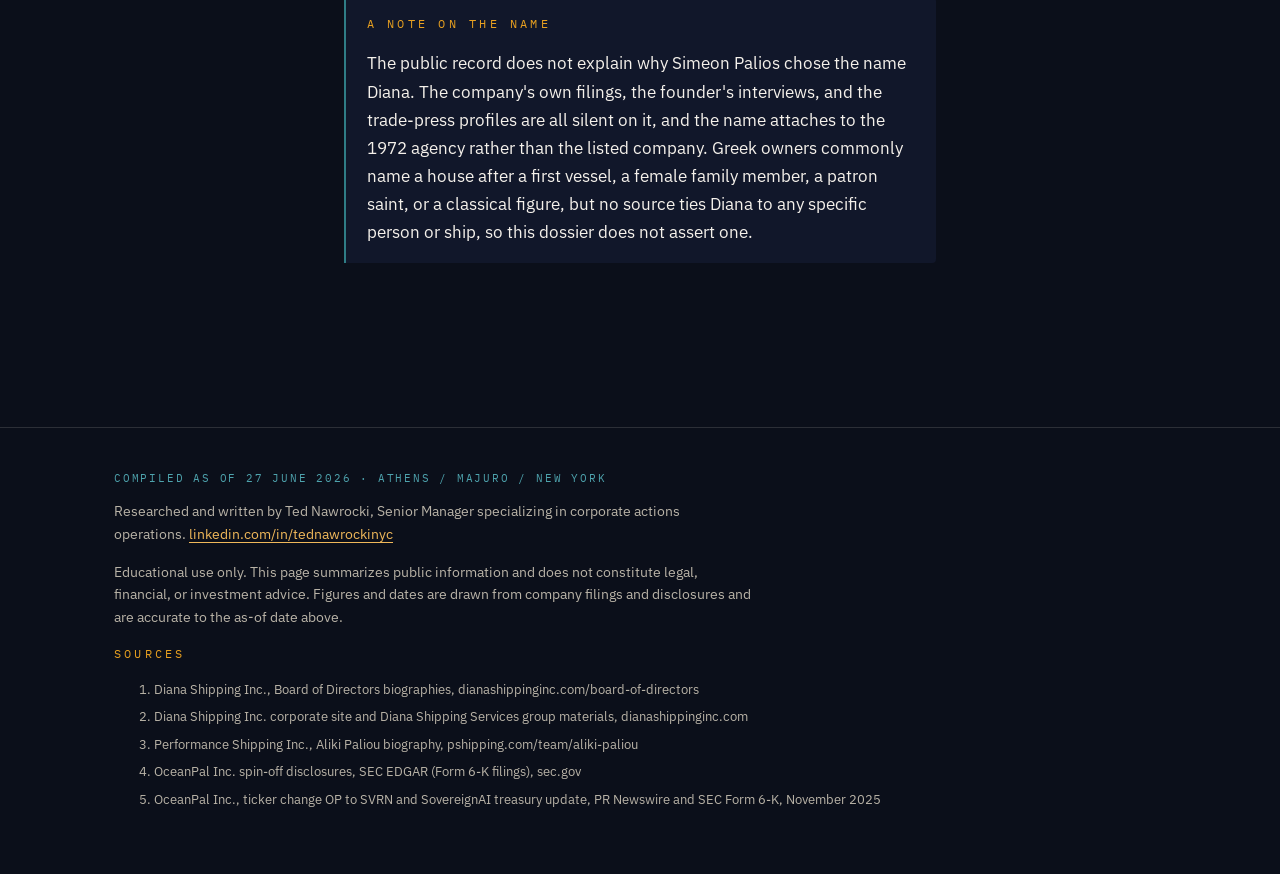
<file: history.html>
<!DOCTYPE html>
<html lang="en">
<head>
<meta charset="utf-8" />
<meta name="viewport" content="width=device-width, initial-scale=1" />
<title>The Dynasty — Diana and Its Offspring | The House of Palios</title>
<meta name="description" content="How a 1972 Athens ship agency became Diana Shipping, spun out Performance Shipping and OceanPal, and turned acquirer in 2026." />
<link rel="preconnect" href="https://fonts.googleapis.com" />
<link rel="preconnect" href="https://fonts.gstatic.com" crossorigin />
<link href="https://fonts.googleapis.com/css2?family=DM+Serif+Display&family=IBM+Plex+Sans:wght@400;500;600&family=IBM+Plex+Mono:wght@400;500&display=swap" rel="stylesheet" />
<link rel="stylesheet" href="styles.css" />
</head>
<body>

<nav class="nav" aria-label="Primary">
  <a class="nav__mark" href="index.html">The House of <span>Palios</span></a>
  <div class="nav__links">
    <a href="history.html" aria-current="page">Dynasty</a>
    <a href="family.html">The Family</a>
    <a href="tender.html">Genco</a>
    <a href="poison-pill.html">Poison Pill</a>
    <a href="performance.html">Performance</a>
    <a href="marshall-islands.html">Marshall Islands</a>
    <a href="vessels.html">The Fleet</a>
  </div>
</nav>

<section>
  <div class="wrap prose">
    <span class="eyebrow">01 · Dynasty</span>
    <h1 style="font-size:clamp(2.4rem,6vw,4rem)">Diana and its offspring</h1>
    <p class="lede" style="margin-top:1.2rem">
      One Athens ship agency, founded in 1972, eventually produced three public companies, two
      hostile takeover fights, and a crypto-treasury detour. This is how the house was built.
    </p>

    <h2>From a Chios family trade to a New York listing</h2>
    <p>
      The Palios shipping activity began in 1972, when Simeon Palios established Diana Shipping
      Agencies S.A. in Athens and ran it as managing director until November 2004.<sup class="cite"><a href="https://www.dianashippinginc.com/board-of-directors/" target="_blank" rel="noopener">1</a></sup>
      The group's own management materials trace its lineage further back still, to a ship-management
      house that, by the early twentieth century, handled much of the fleet linking the Greek islands
      with the mainland.<sup class="cite"><a href="https://www.dianashippinginc.com/" target="_blank" rel="noopener">2</a></sup>
    </p>
    <p>
      The listed company came later. Diana Shipping Inc. traces to a 1999 incorporation, was renamed
      from Diana Shipping Investments Corp. in February 2005, and listed on the New York Stock Exchange
      in March 2005, raising roughly 217 million dollars in net proceeds earmarked for vessel
      acquisitions.<sup class="cite"><a href="https://www.dianashippinginc.com/" target="_blank" rel="noopener">2</a></sup>
      Like most of the large Greek owners, the company is run from Athens but incorporated under the
      flag of the Marshall Islands, a structural choice that becomes important once a takeover fight
      reaches the courts.
    </p>
    <p>
      The house style was set early and has held: modern tonnage employed on fixed-rate period
      charters, low leverage, and predictable quarterly cash flow rather than spot-market bets. That
      conservatism is the backdrop against which the family's more adventurous moves stand out.
    </p>

    <h2>Two spin-offs, two very different paths</h2>
    <p>
      Rather than run a single platform, the family has repeatedly used the public markets to spin off
      and repurpose vehicles. Two spin-offs matter here.
    </p>
    <h3>Performance Shipping</h3>
    <p>
      The first was Diana Containerships Inc. (Nasdaq: PSHG). After the 2020 succession, Simeon's
      daughter Aliki Paliou renamed it Performance Shipping and steered it out of container ships and
      into Aframax tankers, a clean break from the dry bulk parent.<sup class="cite"><a href="https://www.pshipping.com/team/aliki-paliou" target="_blank" rel="noopener">3</a></sup>
      Performance is the company that, three years later, would find itself on the receiving end of a
      hostile bid from George Economou. That story has <a href="performance.html">its own page</a>.
    </p>
    <h3>OceanPal</h3>
    <p>
      The second was OceanPal. On November 29, 2021, Diana distributed one OceanPal share for every ten
      Diana shares and seeded the new company with three of its oldest vessels, listing it on Nasdaq
      under the symbol OP.<sup class="cite"><a href="https://www.sec.gov/cgi-bin/browse-edgar?action=getcompany&company=oceanpal&type=6-K&dateb=&owner=include&count=40" target="_blank" rel="noopener">4</a></sup>
      OceanPal is run by Semiramis Paliou, the same executive now leading the Genco bid, and the parent
      retained voting control through super-voting preferred stock. In practice it has behaved less like
      an independent company than a dropdown vehicle for the group's older ships.
    </p>

    <div class="callout">
      <span class="eyebrow">The strangest chapter</span>
      <h3 style="margin-top:0.4rem">OceanPal becomes SovereignAI</h3>
      <p style="margin:0">
        In the second half of 2025 OceanPal pivoted hard away from shipping. It ran a reverse stock
        split effective August 25, 2025, then on October 28, 2025 announced a 120 million dollar PIPE
        with the NEAR Foundation to launch a subsidiary called SovereignAI built around a crypto
        treasury strategy.<sup class="cite"><a href="https://www.prnewswire.com/news-releases/oceanpal-inc-announces-nasdaq-ticker-change-from-op-to-svrn-302616156.html" target="_blank" rel="noopener">5</a></sup>
        By November 13, 2025 the subsidiary reported holding 53.9 million NEAR tokens worth roughly
        133 million dollars, and the company changed its Nasdaq ticker from OP to SVRN effective
        November 17, 2025.<sup class="cite"><a href="https://www.prnewswire.com/news-releases/oceanpal-inc-announces-nasdaq-ticker-change-from-op-to-svrn-302616156.html" target="_blank" rel="noopener">5</a></sup>
        It later received a Nasdaq delinquency notice in May 2026. A dry bulk spin-off had, within four
        years, become a digital-asset treasury vehicle while still owning a small mixed maritime fleet.
      </p>
    </div>

    <h2>The 2020 succession</h2>
    <p>
      Simeon Palios began stepping back in 2020 and the handover was precise rather than gradual. He
      served as Diana's chief executive from February 2005 until February 2021, then relinquished the
      CEO role to his daughter Semiramis Paliou in March 2021 while keeping the chairmanship.<sup class="cite"><a href="https://www.dianashippinginc.com/board-of-directors/" target="_blank" rel="noopener">1</a></sup>
      Ioannis Zafirakis, a director since 2005 and a longtime senior executive, became Diana's president
      in January 2026.<sup class="cite"><a href="https://www.dianashippinginc.com/board-of-directors/" target="_blank" rel="noopener">1</a></sup>
      The succession split the group along family lines: Semiramis took the dry bulk parent, while Aliki
      and her husband Andreas Michalopoulos took the tanker vehicle. The full cast, and the holding
      companies behind each name, sit on <a href="family.html">The Family</a> page.
    </p>

    <h2>The conservative house turns acquirer</h2>
    <p>
      For most of its public life Diana was known for what it did not do: it did not chase spot rates,
      did not over-leverage, and did not make splashy acquisitions. The Genco campaign broke that
      pattern. Beginning in November 2025, Diana, already Genco's largest shareholder, launched a series
      of escalating proposals for the largest United States headquartered dry bulk owner, eventually
      pairing a cash tender with a proxy contest. The mechanics, the offer ladder, and the outcome are
      laid out on <a href="tender.html">The Bid</a>.
    </p>
    <p>
      The throughline worth carrying into the rest of this dossier is the contrast. The same family that
      spent 2023 to 2026 defending Performance against a hostile bidder, using super-voting stock to make
      itself unassailable, turned around and played the aggressor at Genco, where it had no such control
      block to rely on.
    </p>

    <div class="callout">
      <span class="eyebrow">A note on the name</span>
      <p style="margin:0">
        The public record does not explain why Simeon Palios chose the name Diana. The company's own
        filings, the founder's interviews, and the trade-press profiles are all silent on it, and the
        name attaches to the 1972 agency rather than the listed company. Greek owners commonly name a
        house after a first vessel, a female family member, a patron saint, or a classical figure, but no
        source ties Diana to any specific person or ship, so this dossier does not assert one.
      </p>
    </div>
  </div>
</section>

<footer class="foot">
  <div class="wrap">
    <p class="stamp">Compiled as of 27 June 2026 · Athens / Majuro / New York</p>
    <p>
      Researched and written by Ted Nawrocki, Senior Manager specializing in corporate actions
      operations.
      <a href="https://www.linkedin.com/in/tednawrockinyc/" target="_blank" rel="noopener">linkedin.com/in/tednawrockinyc</a>
    </p>
    <p>
      Educational use only. This page summarizes public information and does not constitute legal,
      financial, or investment advice. Figures and dates are drawn from company filings and disclosures
      and are accurate to the as-of date above.
    </p>
    <div class="sources">
      <span class="eyebrow" style="color:var(--amber)">Sources</span>
      <ol>
        <li>Diana Shipping Inc., Board of Directors biographies, dianashippinginc.com/board-of-directors</li>
        <li>Diana Shipping Inc. corporate site and Diana Shipping Services group materials, dianashippinginc.com</li>
        <li>Performance Shipping Inc., Aliki Paliou biography, pshipping.com/team/aliki-paliou</li>
        <li>OceanPal Inc. spin-off disclosures, SEC EDGAR (Form 6-K filings), sec.gov</li>
        <li>OceanPal Inc., ticker change OP to SVRN and SovereignAI treasury update, PR Newswire and SEC Form 6-K, November 2025</li>
      </ol>
    </div>
  </div>
</footer>

<script>
const io = new IntersectionObserver((es) => es.forEach(e => { if (e.isIntersecting) { e.target.classList.add("in"); io.unobserve(e.target); } }), { threshold: 0.12 });
document.querySelectorAll(".fade").forEach(el => io.observe(el));
</script>
</body>
</html>
</file>
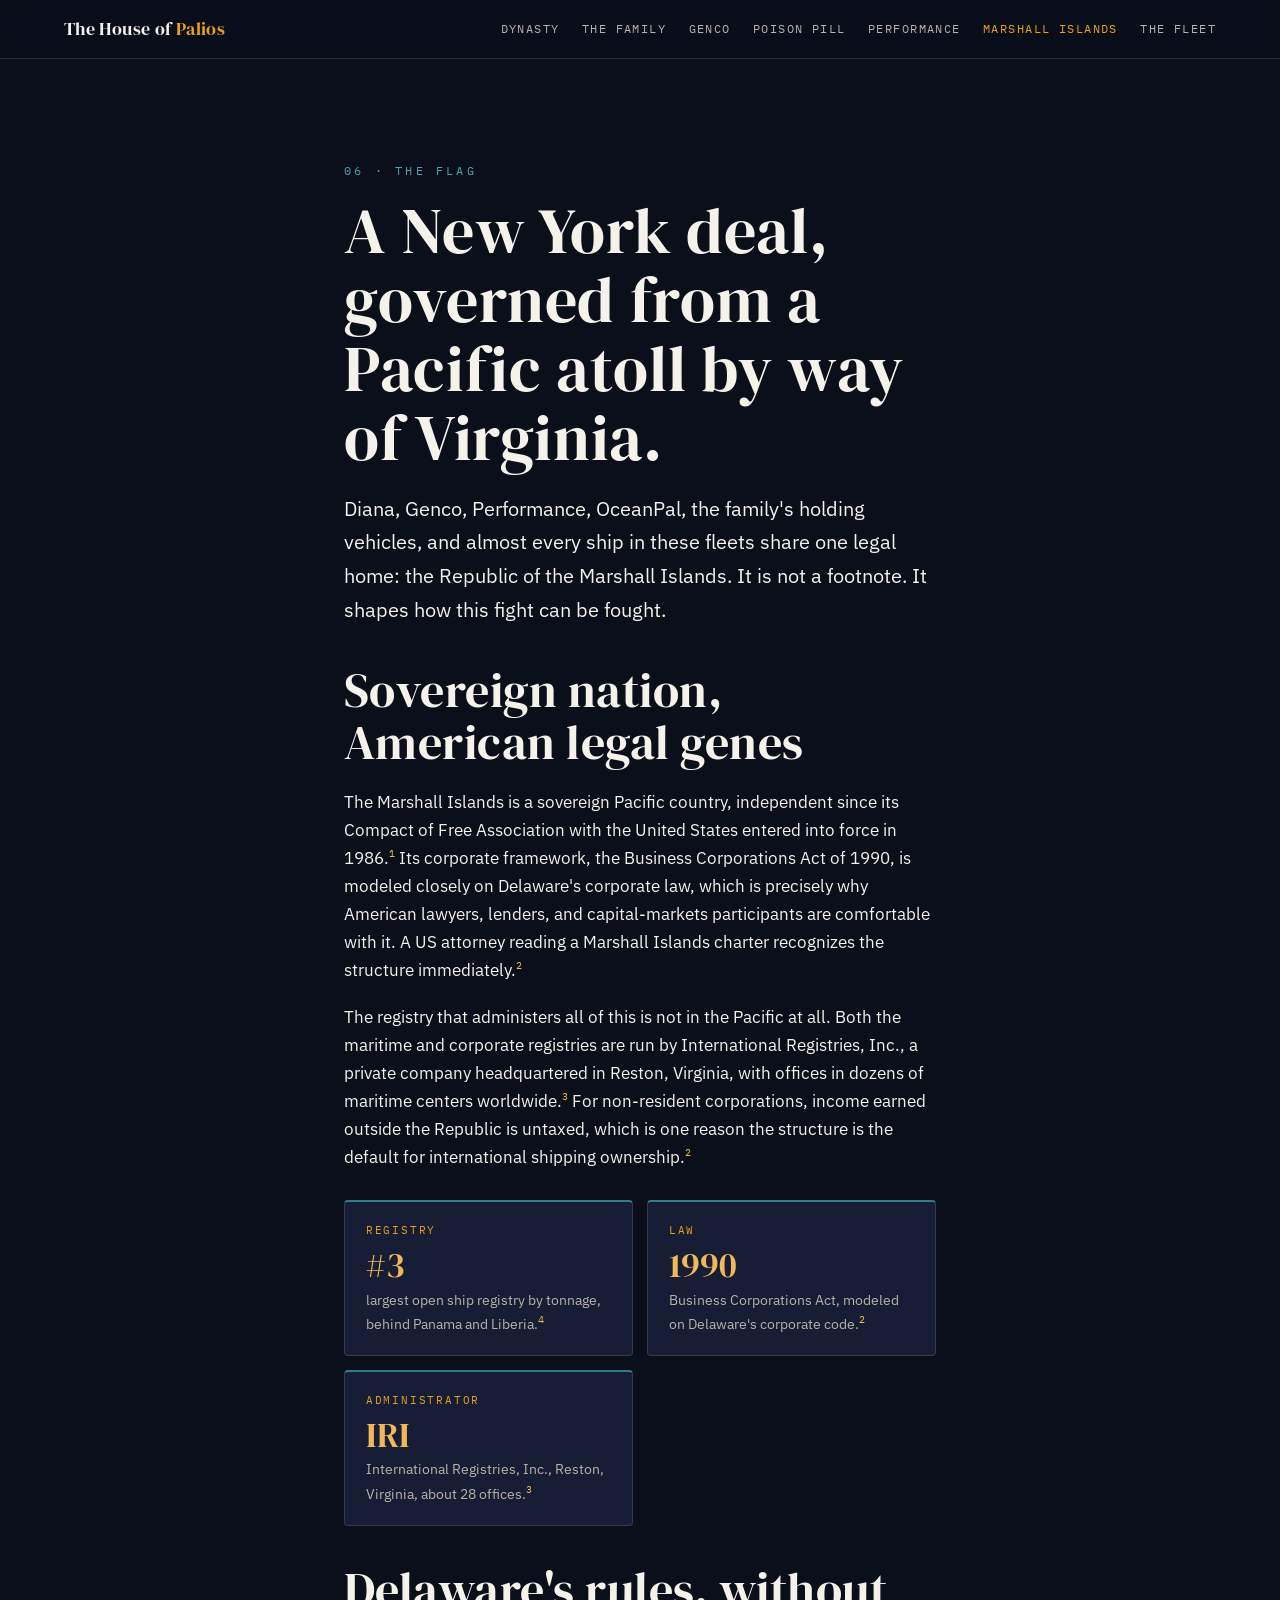
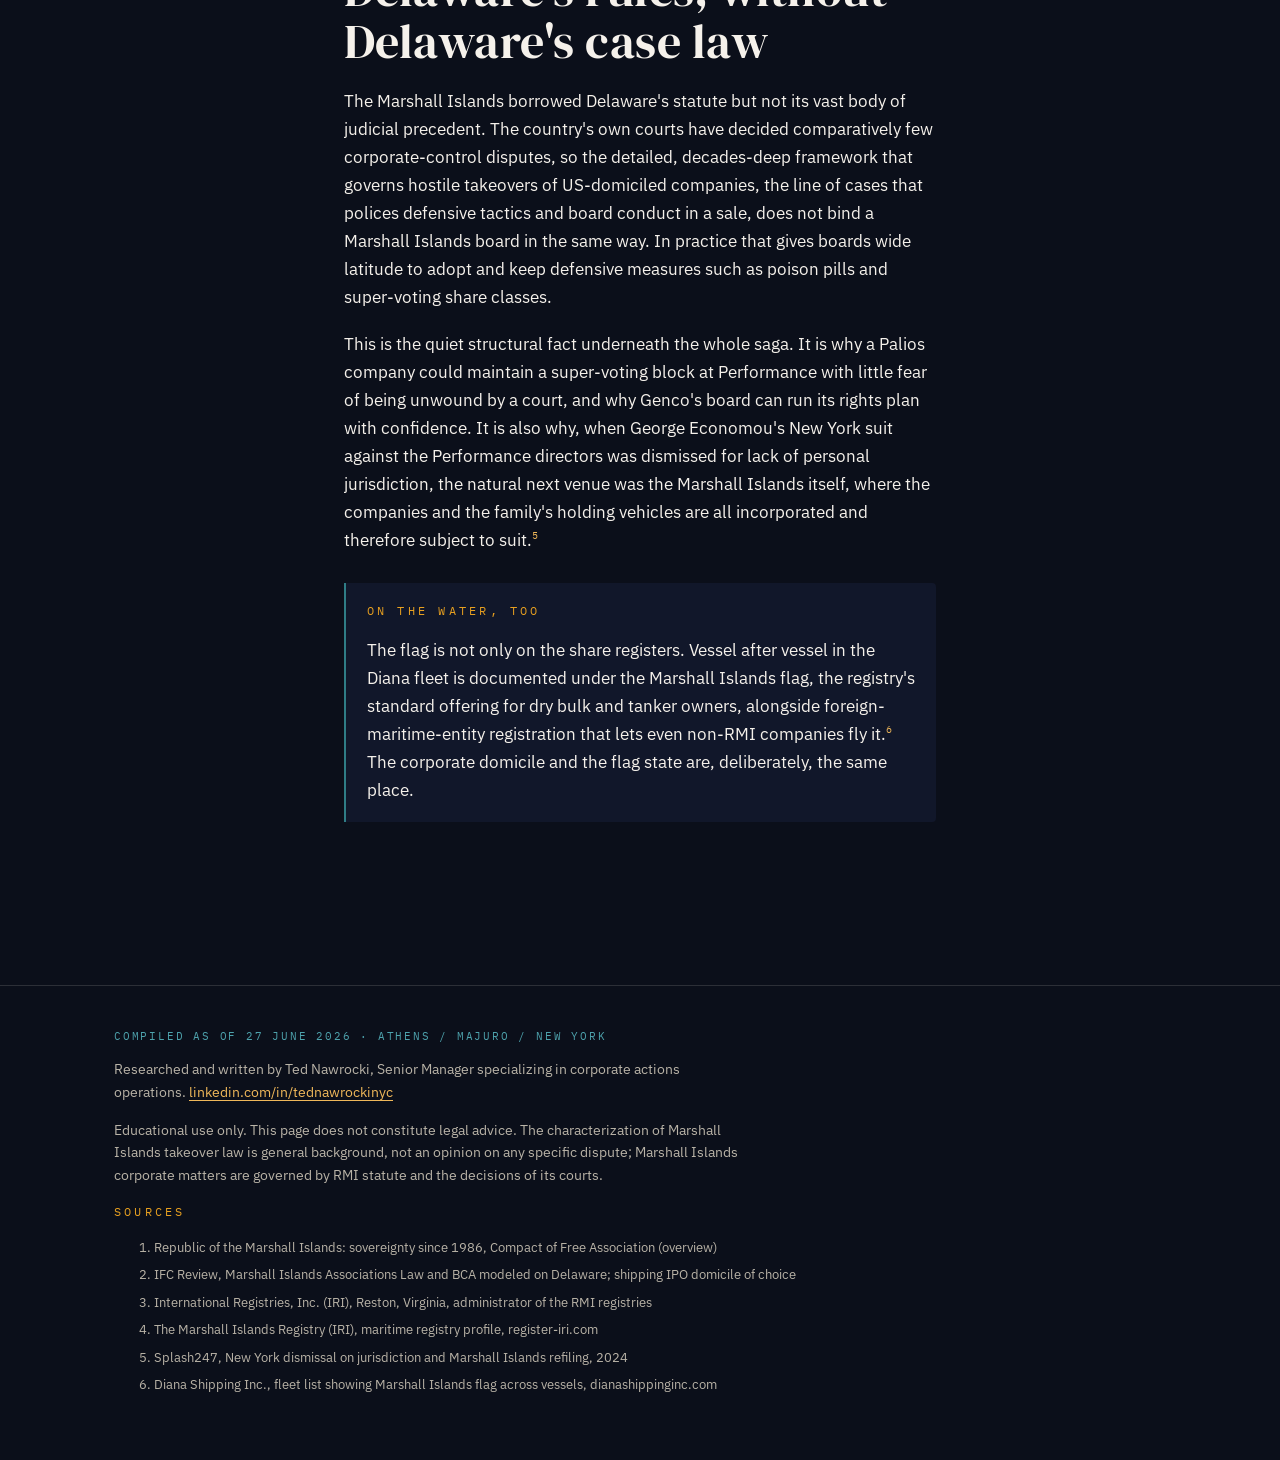
<file: marshall-islands.html>
<!DOCTYPE html>
<html lang="en">
<head>
<meta charset="utf-8" />
<meta name="viewport" content="width=device-width, initial-scale=1" />
<title>The Marshall Islands — The Flag Over the Fight | The House of Palios</title>
<meta name="description" content="Why Diana, Genco, Performance, OceanPal, and their fleets share one legal home: the Republic of the Marshall Islands, and what that means for a takeover fight. As of 27 June 2026." />
<link rel="preconnect" href="https://fonts.googleapis.com" />
<link rel="preconnect" href="https://fonts.gstatic.com" crossorigin />
<link href="https://fonts.googleapis.com/css2?family=DM+Serif+Display&family=IBM+Plex+Sans:wght@400;500;600&family=IBM+Plex+Mono:wght@400;500&display=swap" rel="stylesheet" />
<link rel="stylesheet" href="styles.css" />
</head>
<body>

<nav class="nav" aria-label="Primary">
  <a class="nav__mark" href="index.html">The House of <span>Palios</span></a>
  <div class="nav__links">
    <a href="history.html">Dynasty</a>
    <a href="family.html">The Family</a>
    <a href="tender.html">Genco</a>
    <a href="poison-pill.html">Poison Pill</a>
    <a href="performance.html">Performance</a>
    <a href="marshall-islands.html" aria-current="page">Marshall Islands</a>
    <a href="vessels.html">The Fleet</a>
  </div>
</nav>

<section>
  <div class="wrap prose">
    <span class="eyebrow">06 · The Flag</span>
    <h1 style="font-size:clamp(2.4rem,6vw,4rem)">A New York deal, governed from a Pacific atoll by way of Virginia.</h1>
    <p class="lede" style="margin-top:1.2rem">
      Diana, Genco, Performance, OceanPal, the family's holding vehicles, and almost every ship in these fleets
      share one legal home: the Republic of the Marshall Islands. It is not a footnote. It shapes how this fight
      can be fought.
    </p>

    <h2>Sovereign nation, American legal genes</h2>
    <p>The Marshall Islands is a sovereign Pacific country, independent since its Compact of Free Association with
    the United States entered into force in 1986.<sup class="cite"><a href="https://soveraglobal.com/company-formation-marshall-islands/" target="_blank" rel="noopener">1</a></sup>
    Its corporate framework, the Business Corporations Act of 1990, is modeled closely on Delaware's corporate
    law, which is precisely why American lawyers, lenders, and capital-markets participants are comfortable with
    it. A US attorney reading a Marshall Islands charter recognizes the structure immediately.<sup class="cite"><a href="https://www.ifcreview.com/articles/2009/january/flexibility-stability-and-service-the-winning-combination-of-the-marshall-islands/" target="_blank" rel="noopener">2</a></sup></p>
    <p>The registry that administers all of this is not in the Pacific at all. Both the maritime and corporate
    registries are run by International Registries, Inc., a private company headquartered in Reston, Virginia, with
    offices in dozens of maritime centers worldwide.<sup class="cite"><a href="https://en.wikipedia.org/wiki/International_Registries" target="_blank" rel="noopener">3</a></sup>
    For non-resident corporations, income earned outside the Republic is untaxed, which is one reason the structure
    is the default for international shipping ownership.<sup class="cite"><a href="https://www.ifcreview.com/articles/2009/january/flexibility-stability-and-service-the-winning-combination-of-the-marshall-islands/" target="_blank" rel="noopener">2</a></sup></p>

    <div class="panels">
      <div class="panel">
        <span class="klabel">Registry</span>
        <div class="fig">#3</div>
        <p class="sub">largest open ship registry by tonnage, behind Panama and Liberia.<sup class="cite"><a href="https://www.register-iri.com/" target="_blank" rel="noopener">4</a></sup></p>
      </div>
      <div class="panel">
        <span class="klabel">Law</span>
        <div class="fig">1990</div>
        <p class="sub">Business Corporations Act, modeled on Delaware's corporate code.<sup class="cite"><a href="https://www.ifcreview.com/articles/2009/january/flexibility-stability-and-service-the-winning-combination-of-the-marshall-islands/" target="_blank" rel="noopener">2</a></sup></p>
      </div>
      <div class="panel">
        <span class="klabel">Administrator</span>
        <div class="fig">IRI</div>
        <p class="sub">International Registries, Inc., Reston, Virginia, about 28 offices.<sup class="cite"><a href="https://en.wikipedia.org/wiki/International_Registries" target="_blank" rel="noopener">3</a></sup></p>
      </div>
    </div>

    <h2>Delaware's rules, without Delaware's case law</h2>
    <p>The Marshall Islands borrowed Delaware's statute but not its vast body of judicial precedent. The country's
    own courts have decided comparatively few corporate-control disputes, so the detailed, decades-deep framework
    that governs hostile takeovers of US-domiciled companies, the line of cases that polices defensive tactics and
    board conduct in a sale, does not bind a Marshall Islands board in the same way. In practice that gives boards
    wide latitude to adopt and keep defensive measures such as poison pills and super-voting share classes.</p>
    <p>This is the quiet structural fact underneath the whole saga. It is why a Palios company could maintain a
    super-voting block at Performance with little fear of being unwound by a court, and why Genco's board can run
    its rights plan with confidence. It is also why, when George Economou's New York suit against the Performance
    directors was dismissed for lack of personal jurisdiction, the natural next venue was the Marshall Islands
    itself, where the companies and the family's holding vehicles are all incorporated and therefore subject to
    suit.<sup class="cite"><a href="https://splash247.com/economou-takes-performace-shipping-case-to-the-marshall-islands-after-us-dismissal/" target="_blank" rel="noopener">5</a></sup></p>

    <div class="callout">
      <span class="eyebrow">On the water, too</span>
      <p style="margin:0">The flag is not only on the share registers. Vessel after vessel in the Diana fleet is
      documented under the Marshall Islands flag, the registry's standard offering for dry bulk and tanker owners,
      alongside foreign-maritime-entity registration that lets even non-RMI companies fly it.<sup class="cite"><a href="https://www.dianashippinginc.com/the-fleet/" target="_blank" rel="noopener">6</a></sup>
      The corporate domicile and the flag state are, deliberately, the same place.</p>
    </div>
  </div>
</section>

<footer class="foot">
  <div class="wrap">
    <p class="stamp">Compiled as of 27 June 2026 · Athens / Majuro / New York</p>
    <p>Researched and written by Ted Nawrocki, Senior Manager specializing in corporate actions operations.
      <a href="https://www.linkedin.com/in/tednawrockinyc/" target="_blank" rel="noopener">linkedin.com/in/tednawrockinyc</a></p>
    <p>Educational use only. This page does not constitute legal advice. The characterization of Marshall Islands
      takeover law is general background, not an opinion on any specific dispute; Marshall Islands corporate
      matters are governed by RMI statute and the decisions of its courts.</p>
    <div class="sources">
      <span class="eyebrow" style="color:var(--amber)">Sources</span>
      <ol>
        <li>Republic of the Marshall Islands: sovereignty since 1986, Compact of Free Association (overview)</li>
        <li>IFC Review, Marshall Islands Associations Law and BCA modeled on Delaware; shipping IPO domicile of choice</li>
        <li>International Registries, Inc. (IRI), Reston, Virginia, administrator of the RMI registries</li>
        <li>The Marshall Islands Registry (IRI), maritime registry profile, register-iri.com</li>
        <li>Splash247, New York dismissal on jurisdiction and Marshall Islands refiling, 2024</li>
        <li>Diana Shipping Inc., fleet list showing Marshall Islands flag across vessels, dianashippinginc.com</li>
      </ol>
    </div>
  </div>
</footer>

<script>
const io = new IntersectionObserver((es) => es.forEach(e => { if (e.isIntersecting) { e.target.classList.add("in"); io.unobserve(e.target); } }), { threshold: 0.12 });
document.querySelectorAll(".fade").forEach(el => io.observe(el));
</script>
</body>
</html>
</file>
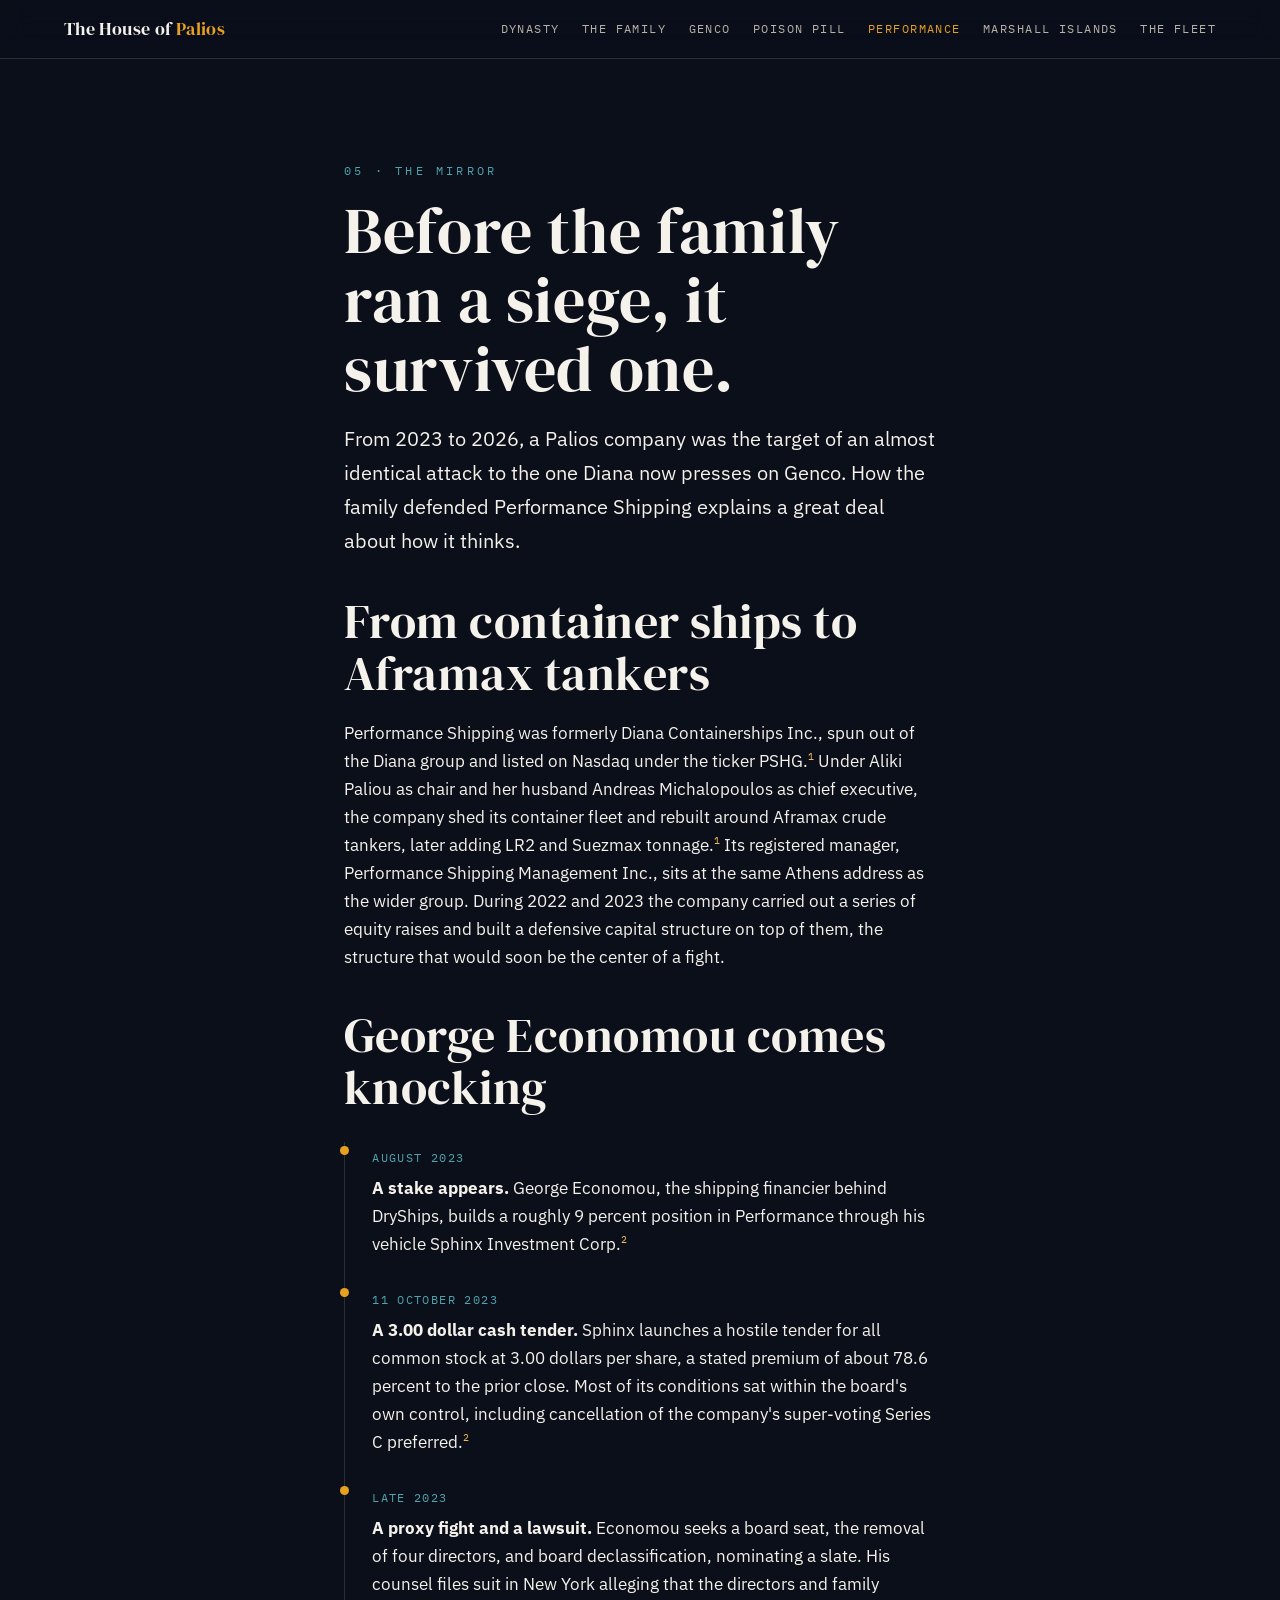
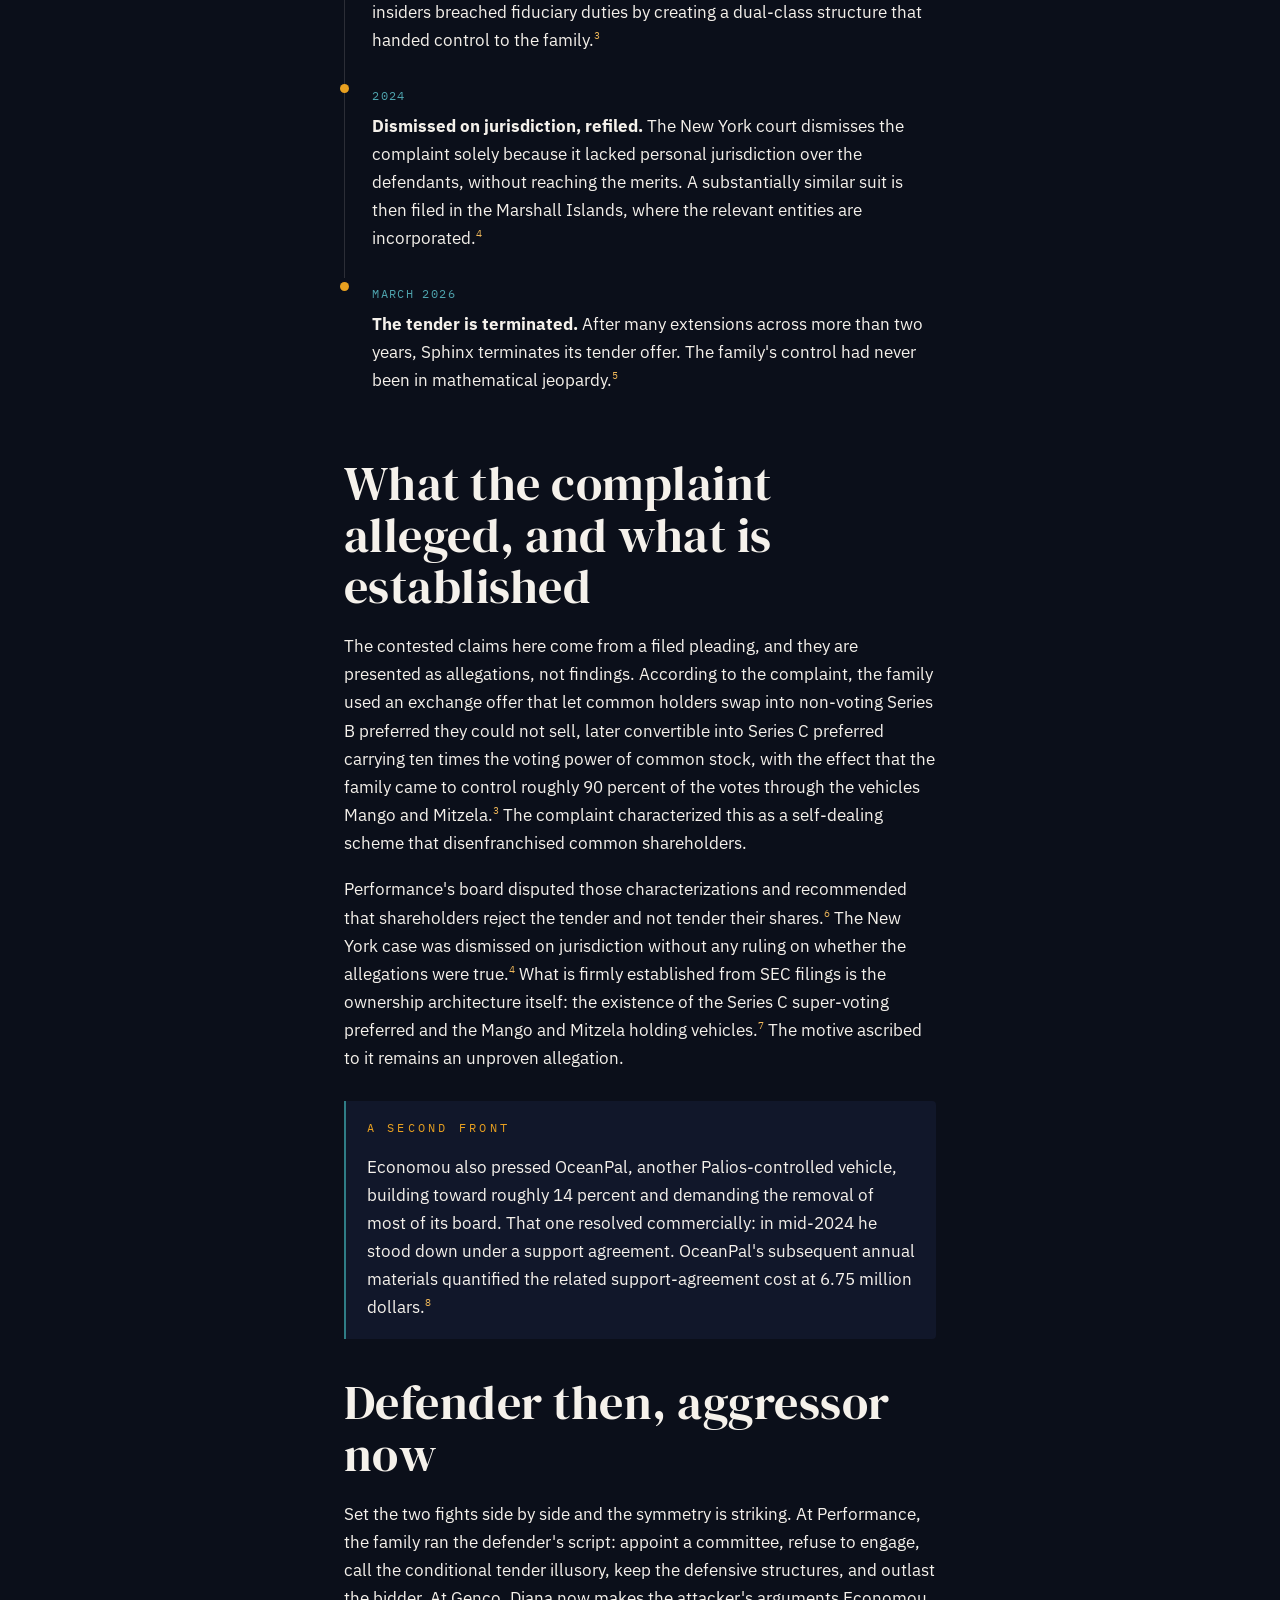
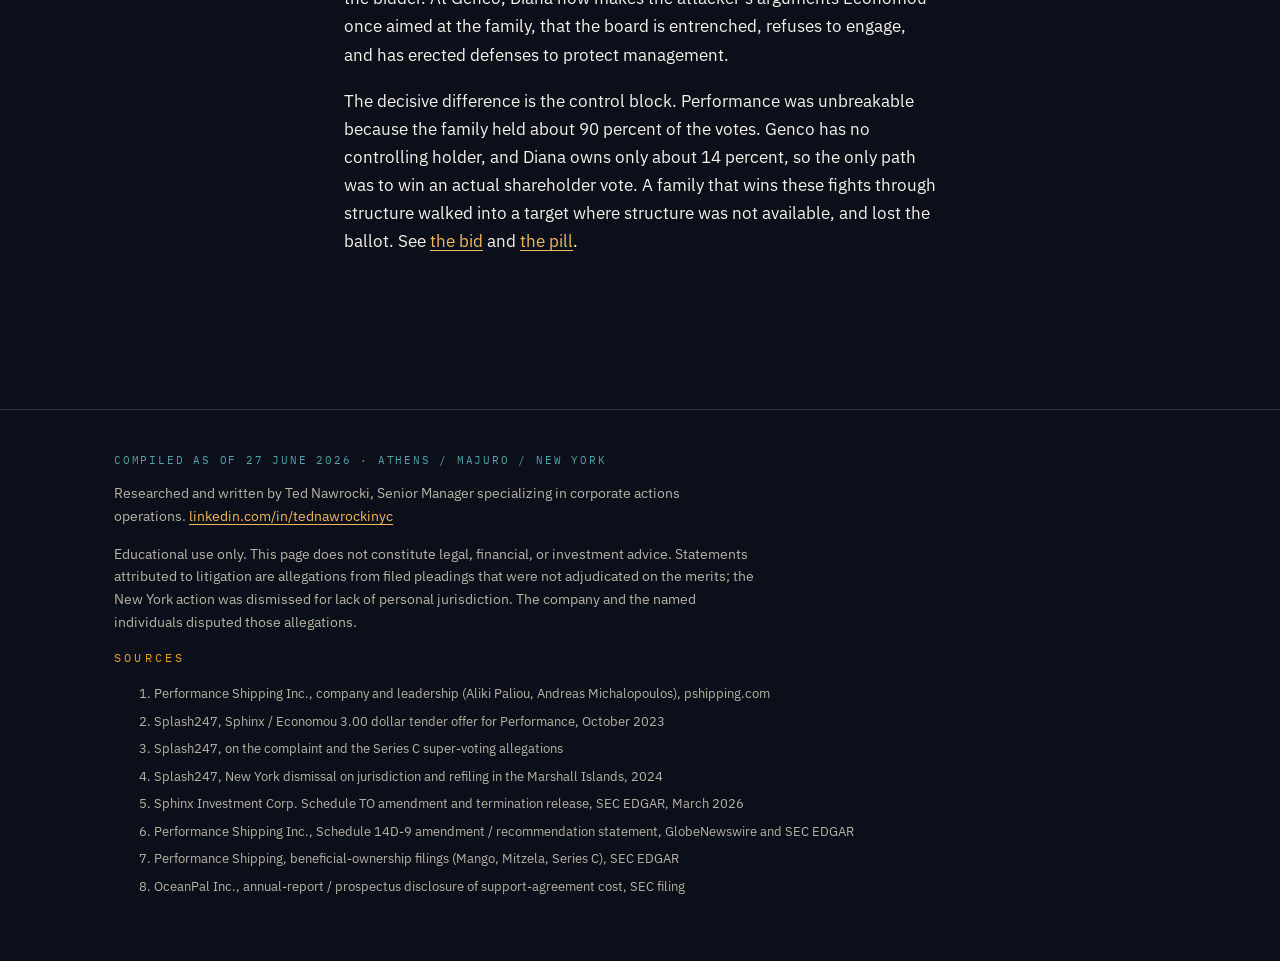
<file: performance.html>
<!DOCTYPE html>
<html lang="en">
<head>
<meta charset="utf-8" />
<meta name="viewport" content="width=device-width, initial-scale=1" />
<title>Performance Shipping — The Family on Defense | The House of Palios</title>
<meta name="description" content="The 2023 to 2026 campaign by George Economou against Performance Shipping: the hostile tender, the dismissed New York complaint, and the super-voting structure that held. As of 27 June 2026." />
<link rel="preconnect" href="https://fonts.googleapis.com" />
<link rel="preconnect" href="https://fonts.gstatic.com" crossorigin />
<link href="https://fonts.googleapis.com/css2?family=DM+Serif+Display&family=IBM+Plex+Sans:wght@400;500;600&family=IBM+Plex+Mono:wght@400;500&display=swap" rel="stylesheet" />
<link rel="stylesheet" href="styles.css" />
</head>
<body>

<nav class="nav" aria-label="Primary">
  <a class="nav__mark" href="index.html">The House of <span>Palios</span></a>
  <div class="nav__links">
    <a href="history.html">Dynasty</a>
    <a href="family.html">The Family</a>
    <a href="tender.html">Genco</a>
    <a href="poison-pill.html">Poison Pill</a>
    <a href="performance.html" aria-current="page">Performance</a>
    <a href="marshall-islands.html">Marshall Islands</a>
    <a href="vessels.html">The Fleet</a>
  </div>
</nav>

<section>
  <div class="wrap prose">
    <span class="eyebrow">05 · The Mirror</span>
    <h1 style="font-size:clamp(2.4rem,6vw,4rem)">Before the family ran a siege, it survived one.</h1>
    <p class="lede" style="margin-top:1.2rem">
      From 2023 to 2026, a Palios company was the target of an almost identical attack to the one Diana now
      presses on Genco. How the family defended Performance Shipping explains a great deal about how it thinks.
    </p>

    <h2>From container ships to Aframax tankers</h2>
    <p>Performance Shipping was formerly Diana Containerships Inc., spun out of the Diana group and listed on
    Nasdaq under the ticker PSHG.<sup class="cite"><a href="https://www.pshipping.com/who-we-are" target="_blank" rel="noopener">1</a></sup>
    Under Aliki Paliou as chair and her husband Andreas Michalopoulos as chief executive, the company shed its
    container fleet and rebuilt around Aframax crude tankers, later adding LR2 and Suezmax tonnage.<sup class="cite"><a href="https://www.pshipping.com/who-we-are" target="_blank" rel="noopener">1</a></sup>
    Its registered manager, Performance Shipping Management Inc., sits at the same Athens address as the wider
    group. During 2022 and 2023 the company carried out a series of equity raises and built a defensive capital
    structure on top of them, the structure that would soon be the center of a fight.</p>

    <h2>George Economou comes knocking</h2>
    <ol class="timeline">
      <li>
        <span class="when">August 2023</span>
        <div class="what"><strong>A stake appears.</strong> George Economou, the shipping financier behind
        DryShips, builds a roughly 9 percent position in Performance through his vehicle Sphinx Investment Corp.<sup class="cite"><a href="https://splash247.com/economou-launches-cash-tender-offer-for-performance-shipping-shares/" target="_blank" rel="noopener">2</a></sup></div>
      </li>
      <li>
        <span class="when">11 October 2023</span>
        <div class="what"><strong>A 3.00 dollar cash tender.</strong> Sphinx launches a hostile tender for all
        common stock at 3.00 dollars per share, a stated premium of about 78.6 percent to the prior close. Most of
        its conditions sat within the board's own control, including cancellation of the company's super-voting
        Series C preferred.<sup class="cite"><a href="https://splash247.com/economou-launches-cash-tender-offer-for-performance-shipping-shares/" target="_blank" rel="noopener">2</a></sup></div>
      </li>
      <li>
        <span class="when">Late 2023</span>
        <div class="what"><strong>A proxy fight and a lawsuit.</strong> Economou seeks a board seat, the removal
        of four directors, and board declassification, nominating a slate. His counsel files suit in New York
        alleging that the directors and family insiders breached fiduciary duties by creating a dual-class
        structure that handed control to the family.<sup class="cite"><a href="https://splash247.com/economou-takes-performance-shipping-fight-to-us-supreme-court/" target="_blank" rel="noopener">3</a></sup></div>
      </li>
      <li>
        <span class="when">2024</span>
        <div class="what"><strong>Dismissed on jurisdiction, refiled.</strong> The New York court dismisses the
        complaint solely because it lacked personal jurisdiction over the defendants, without reaching the merits.
        A substantially similar suit is then filed in the Marshall Islands, where the relevant entities are
        incorporated.<sup class="cite"><a href="https://splash247.com/economou-takes-performace-shipping-case-to-the-marshall-islands-after-us-dismissal/" target="_blank" rel="noopener">4</a></sup></div>
      </li>
      <li>
        <span class="when">March 2026</span>
        <div class="what"><strong>The tender is terminated.</strong> After many extensions across more than two
        years, Sphinx terminates its tender offer. The family's control had never been in mathematical jeopardy.<sup class="cite"><a href="https://www.sec.gov/Archives/edgar/data/1481241/000110465926028049/tm265667d1_sctot.htm" target="_blank" rel="noopener">5</a></sup></div>
      </li>
    </ol>

    <h2>What the complaint alleged, and what is established</h2>
    <p>The contested claims here come from a filed pleading, and they are presented as allegations, not findings.
    According to the complaint, the family used an exchange offer that let common holders swap into non-voting
    Series B preferred they could not sell, later convertible into Series C preferred carrying ten times the
    voting power of common stock, with the effect that the family came to control roughly 90 percent of the votes
    through the vehicles Mango and Mitzela.<sup class="cite"><a href="https://splash247.com/economou-takes-performance-shipping-fight-to-us-supreme-court/" target="_blank" rel="noopener">3</a></sup>
    The complaint characterized this as a self-dealing scheme that disenfranchised common shareholders.</p>
    <p>Performance's board disputed those characterizations and recommended that shareholders reject the tender and not tender their shares.<sup class="cite"><a href="https://www.globenewswire.com/news-release/2023/11/15/2780794/14069/en/performance-shipping-inc-announces-filing-of-amendment-no-2-to-the-solicitation-and-recommendation-statement-on-schedule-14d-9.html" target="_blank" rel="noopener">6</a></sup>
    The New York case was dismissed on jurisdiction without any ruling on whether the allegations were true.<sup class="cite"><a href="https://splash247.com/economou-takes-performace-shipping-case-to-the-marshall-islands-after-us-dismissal/" target="_blank" rel="noopener">4</a></sup>
    What is firmly established from SEC filings is the ownership architecture itself: the existence of the Series C
    super-voting preferred and the Mango and Mitzela holding vehicles.<sup class="cite"><a href="https://www.stocktitan.net/sec-filings/PSHG/" target="_blank" rel="noopener">7</a></sup>
    The motive ascribed to it remains an unproven allegation.</p>

    <div class="callout">
      <span class="eyebrow">A second front</span>
      <p style="margin:0">Economou also pressed OceanPal, another Palios-controlled vehicle, building toward
      roughly 14 percent and demanding the removal of most of its board. That one resolved commercially: in
      mid-2024 he stood down under a support agreement. OceanPal's subsequent annual materials quantified the related support-agreement cost at 6.75 million dollars.<sup class="cite"><a href="https://www.sec.gov/Archives/edgar/data/1869467/000091957425004156/d11857195_424b4.htm" target="_blank" rel="noopener">8</a></sup></p>
    </div>

    <h2>Defender then, aggressor now</h2>
    <p>Set the two fights side by side and the symmetry is striking. At Performance, the family ran the defender's
    script: appoint a committee, refuse to engage, call the conditional tender illusory, keep the defensive
    structures, and outlast the bidder. At Genco, Diana now makes the attacker's arguments Economou once aimed at
    the family, that the board is entrenched, refuses to engage, and has erected defenses to protect management.</p>
    <p>The decisive difference is the control block. Performance was unbreakable because the family held about 90
    percent of the votes. Genco has no controlling holder, and Diana owns only about 14 percent, so the only path
    was to win an actual shareholder vote. A family that wins these fights through structure walked into a target
    where structure was not available, and lost the ballot. See <a href="tender.html">the bid</a> and
    <a href="poison-pill.html">the pill</a>.</p>
  </div>
</section>

<footer class="foot">
  <div class="wrap">
    <p class="stamp">Compiled as of 27 June 2026 · Athens / Majuro / New York</p>
    <p>Researched and written by Ted Nawrocki, Senior Manager specializing in corporate actions operations.
      <a href="https://www.linkedin.com/in/tednawrockinyc/" target="_blank" rel="noopener">linkedin.com/in/tednawrockinyc</a></p>
    <p>Educational use only. This page does not constitute legal, financial, or investment advice. Statements
      attributed to litigation are allegations from filed pleadings that were not adjudicated on the merits; the
      New York action was dismissed for lack of personal jurisdiction. The company and the named individuals
      disputed those allegations.</p>
    <div class="sources">
      <span class="eyebrow" style="color:var(--amber)">Sources</span>
      <ol>
        <li>Performance Shipping Inc., company and leadership (Aliki Paliou, Andreas Michalopoulos), pshipping.com</li>
        <li>Splash247, Sphinx / Economou 3.00 dollar tender offer for Performance, October 2023</li>
        <li>Splash247, on the complaint and the Series C super-voting allegations</li>
        <li>Splash247, New York dismissal on jurisdiction and refiling in the Marshall Islands, 2024</li>
        <li>Sphinx Investment Corp. Schedule TO amendment and termination release, SEC EDGAR, March 2026</li>
        <li>Performance Shipping Inc., Schedule 14D-9 amendment / recommendation statement, GlobeNewswire and SEC EDGAR</li>
        <li>Performance Shipping, beneficial-ownership filings (Mango, Mitzela, Series C), SEC EDGAR</li>
        <li>OceanPal Inc., annual-report / prospectus disclosure of support-agreement cost, SEC filing</li>
      </ol>
    </div>
  </div>
</footer>

<script>
const io = new IntersectionObserver((es) => es.forEach(e => { if (e.isIntersecting) { e.target.classList.add("in"); io.unobserve(e.target); } }), { threshold: 0.12 });
document.querySelectorAll(".fade").forEach(el => io.observe(el));
</script>
</body>
</html>
</file>
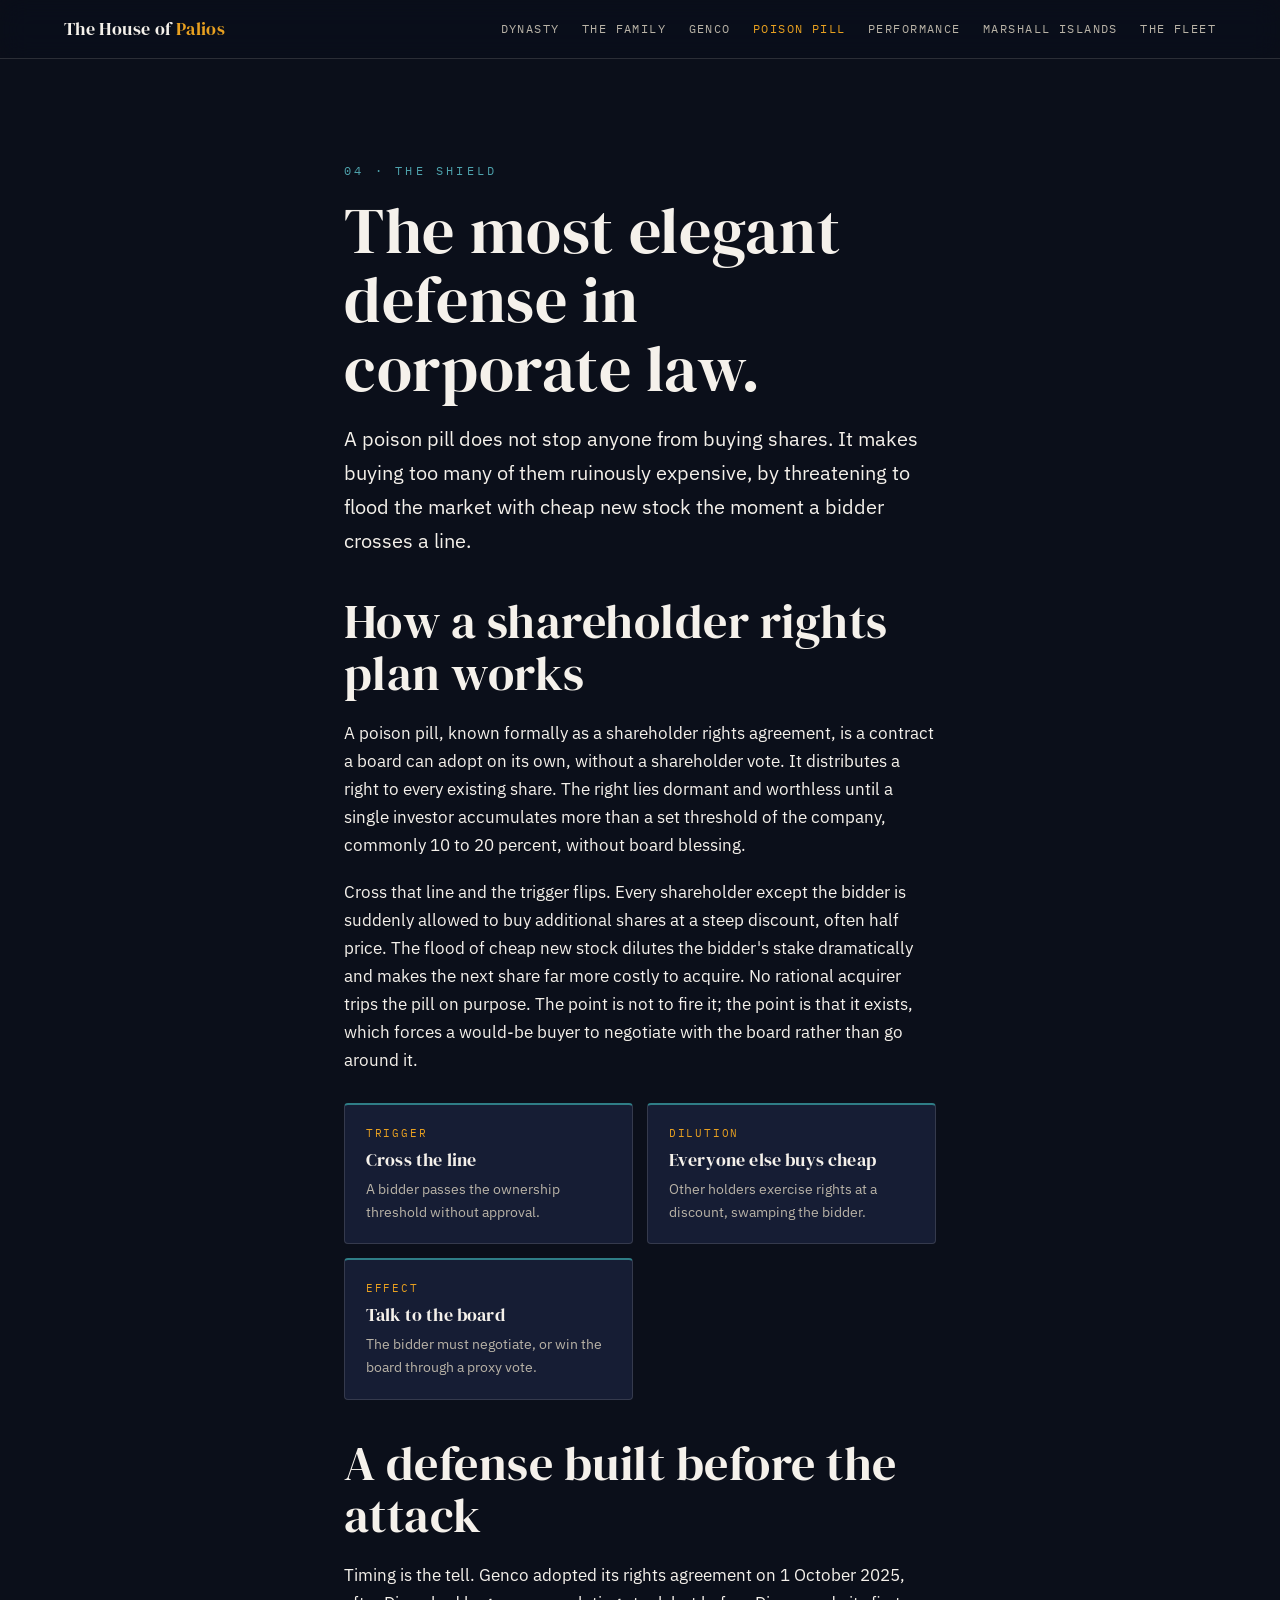
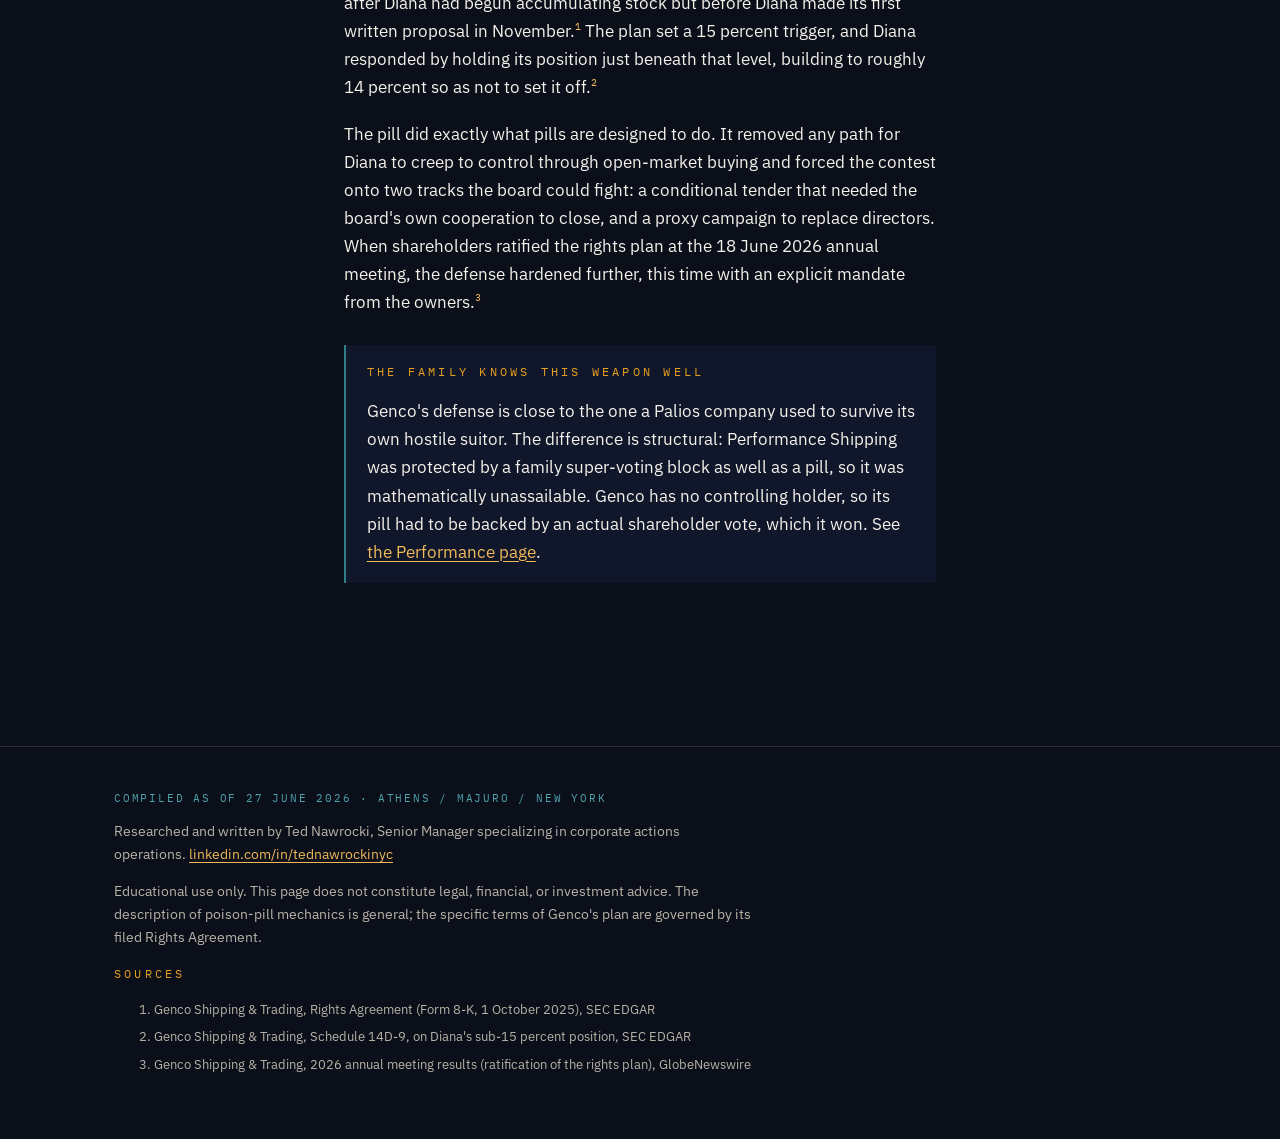
<file: poison-pill.html>
<!DOCTYPE html>
<html lang="en">
<head>
<meta charset="utf-8" />
<meta name="viewport" content="width=device-width, initial-scale=1" />
<title>The Poison Pill — Genco's Shareholder Rights Plan | The House of Palios</title>
<meta name="description" content="How a shareholder rights plan works, and the specific poison pill Genco adopted in October 2025 to fend off Diana Shipping. As of 27 June 2026." />
<link rel="preconnect" href="https://fonts.googleapis.com" />
<link rel="preconnect" href="https://fonts.gstatic.com" crossorigin />
<link href="https://fonts.googleapis.com/css2?family=DM+Serif+Display&family=IBM+Plex+Sans:wght@400;500;600&family=IBM+Plex+Mono:wght@400;500&display=swap" rel="stylesheet" />
<link rel="stylesheet" href="styles.css" />
</head>
<body>

<nav class="nav" aria-label="Primary">
  <a class="nav__mark" href="index.html">The House of <span>Palios</span></a>
  <div class="nav__links">
    <a href="history.html">Dynasty</a>
    <a href="family.html">The Family</a>
    <a href="tender.html">Genco</a>
    <a href="poison-pill.html" aria-current="page">Poison Pill</a>
    <a href="performance.html">Performance</a>
    <a href="marshall-islands.html">Marshall Islands</a>
    <a href="vessels.html">The Fleet</a>
  </div>
</nav>

<section>
  <div class="wrap prose">
    <span class="eyebrow">04 · The Shield</span>
    <h1 style="font-size:clamp(2.4rem,6vw,4rem)">The most elegant defense in corporate law.</h1>
    <p class="lede" style="margin-top:1.2rem">
      A poison pill does not stop anyone from buying shares. It makes buying too many of them ruinously
      expensive, by threatening to flood the market with cheap new stock the moment a bidder crosses a line.
    </p>

    <h2>How a shareholder rights plan works</h2>
    <p>A poison pill, known formally as a shareholder rights agreement, is a contract a board can adopt on its
    own, without a shareholder vote. It distributes a right to every existing share. The right lies dormant and
    worthless until a single investor accumulates more than a set threshold of the company, commonly 10 to 20
    percent, without board blessing.</p>
    <p>Cross that line and the trigger flips. Every shareholder except the bidder is suddenly allowed to buy
    additional shares at a steep discount, often half price. The flood of cheap new stock dilutes the bidder's
    stake dramatically and makes the next share far more costly to acquire. No rational acquirer trips the pill on
    purpose. The point is not to fire it; the point is that it exists, which forces a would-be buyer to negotiate
    with the board rather than go around it.</p>

    <div class="panels">
      <div class="panel">
        <span class="klabel">Trigger</span>
        <h3>Cross the line</h3>
        <p class="sub">A bidder passes the ownership threshold without approval.</p>
      </div>
      <div class="panel">
        <span class="klabel">Dilution</span>
        <h3>Everyone else buys cheap</h3>
        <p class="sub">Other holders exercise rights at a discount, swamping the bidder.</p>
      </div>
      <div class="panel">
        <span class="klabel">Effect</span>
        <h3>Talk to the board</h3>
        <p class="sub">The bidder must negotiate, or win the board through a proxy vote.</p>
      </div>
    </div>

    <h2>A defense built before the attack</h2>
    <p>Timing is the tell. Genco adopted its rights agreement on 1 October 2025, after Diana had begun
    accumulating stock but before Diana made its first written proposal in November.<sup class="cite"><a href="https://www.sec.gov/cgi-bin/browse-edgar?action=getcompany&CIK=GNK&type=8-K" target="_blank" rel="noopener">1</a></sup>
    The plan set a 15 percent trigger, and Diana responded by holding its position just beneath that level,
    building to roughly 14 percent so as not to set it off.<sup class="cite"><a href="https://www.sec.gov/cgi-bin/browse-edgar?action=getcompany&CIK=GNK&type=SC+14D9" target="_blank" rel="noopener">2</a></sup></p>
    <p>The pill did exactly what pills are designed to do. It removed any path for Diana to creep to control
    through open-market buying and forced the contest onto two tracks the board could fight: a conditional tender
    that needed the board's own cooperation to close, and a proxy campaign to replace directors. When shareholders
    ratified the rights plan at the 18 June 2026 annual meeting, the defense hardened further, this time with an
    explicit mandate from the owners.<sup class="cite"><a href="https://www.globenewswire.com/en/search/organization/Genco%2520Shipping%2520%2526%2520Trading%2520Limited" target="_blank" rel="noopener">3</a></sup></p>

    <div class="callout">
      <span class="eyebrow">The family knows this weapon well</span>
      <p style="margin:0">Genco's defense is close to the one a Palios company used to survive its own hostile
      suitor. The difference is structural: Performance Shipping was protected by a family super-voting block as
      well as a pill, so it was mathematically unassailable. Genco has no controlling holder, so its pill had to be
      backed by an actual shareholder vote, which it won. See <a href="performance.html">the Performance page</a>.</p>
    </div>
  </div>
</section>

<footer class="foot">
  <div class="wrap">
    <p class="stamp">Compiled as of 27 June 2026 · Athens / Majuro / New York</p>
    <p>Researched and written by Ted Nawrocki, Senior Manager specializing in corporate actions operations.
      <a href="https://www.linkedin.com/in/tednawrockinyc/" target="_blank" rel="noopener">linkedin.com/in/tednawrockinyc</a></p>
    <p>Educational use only. This page does not constitute legal, financial, or investment advice. The description
      of poison-pill mechanics is general; the specific terms of Genco's plan are governed by its filed Rights
      Agreement.</p>
    <div class="sources">
      <span class="eyebrow" style="color:var(--amber)">Sources</span>
      <ol>
        <li>Genco Shipping &amp; Trading, Rights Agreement (Form 8-K, 1 October 2025), SEC EDGAR</li>
        <li>Genco Shipping &amp; Trading, Schedule 14D-9, on Diana's sub-15 percent position, SEC EDGAR</li>
        <li>Genco Shipping &amp; Trading, 2026 annual meeting results (ratification of the rights plan), GlobeNewswire</li>
      </ol>
    </div>
  </div>
</footer>

<script>
const io = new IntersectionObserver((es) => es.forEach(e => { if (e.isIntersecting) { e.target.classList.add("in"); io.unobserve(e.target); } }), { threshold: 0.12 });
document.querySelectorAll(".fade").forEach(el => io.observe(el));
</script>
</body>
</html>
</file>
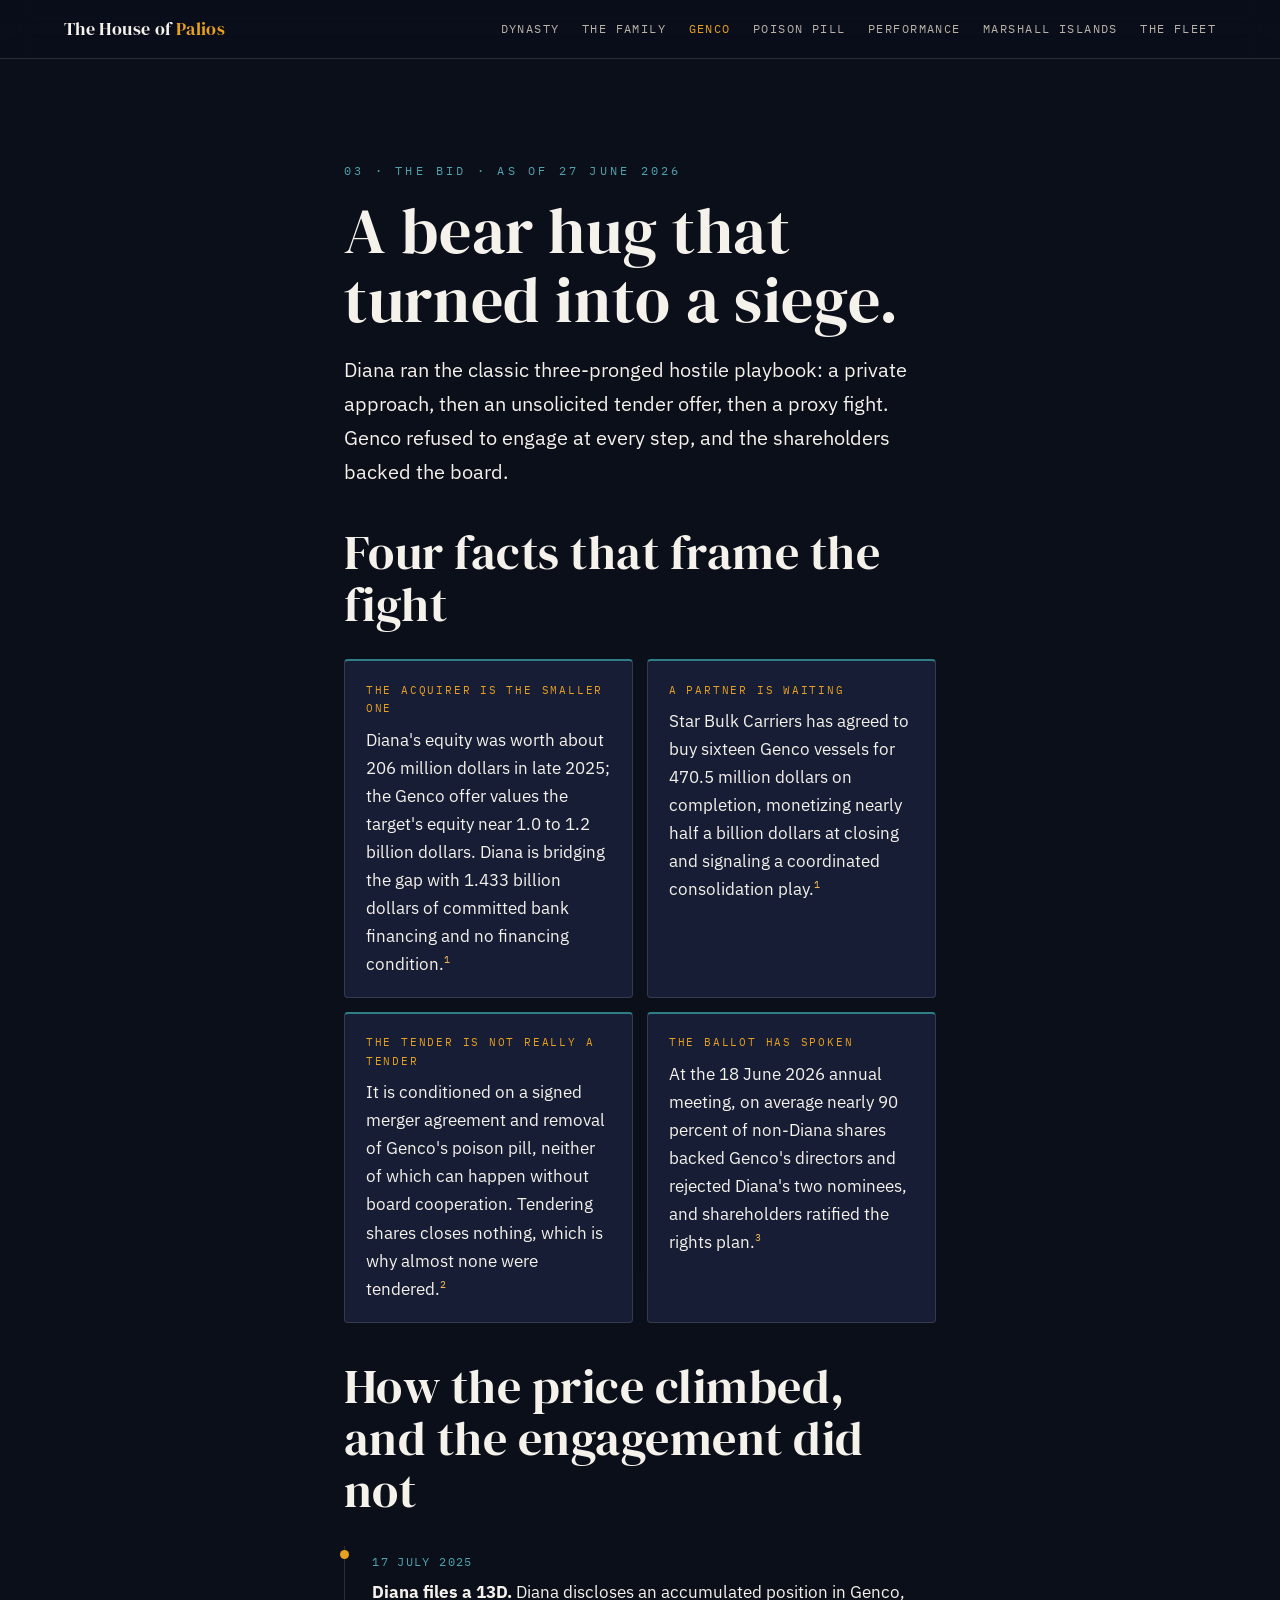
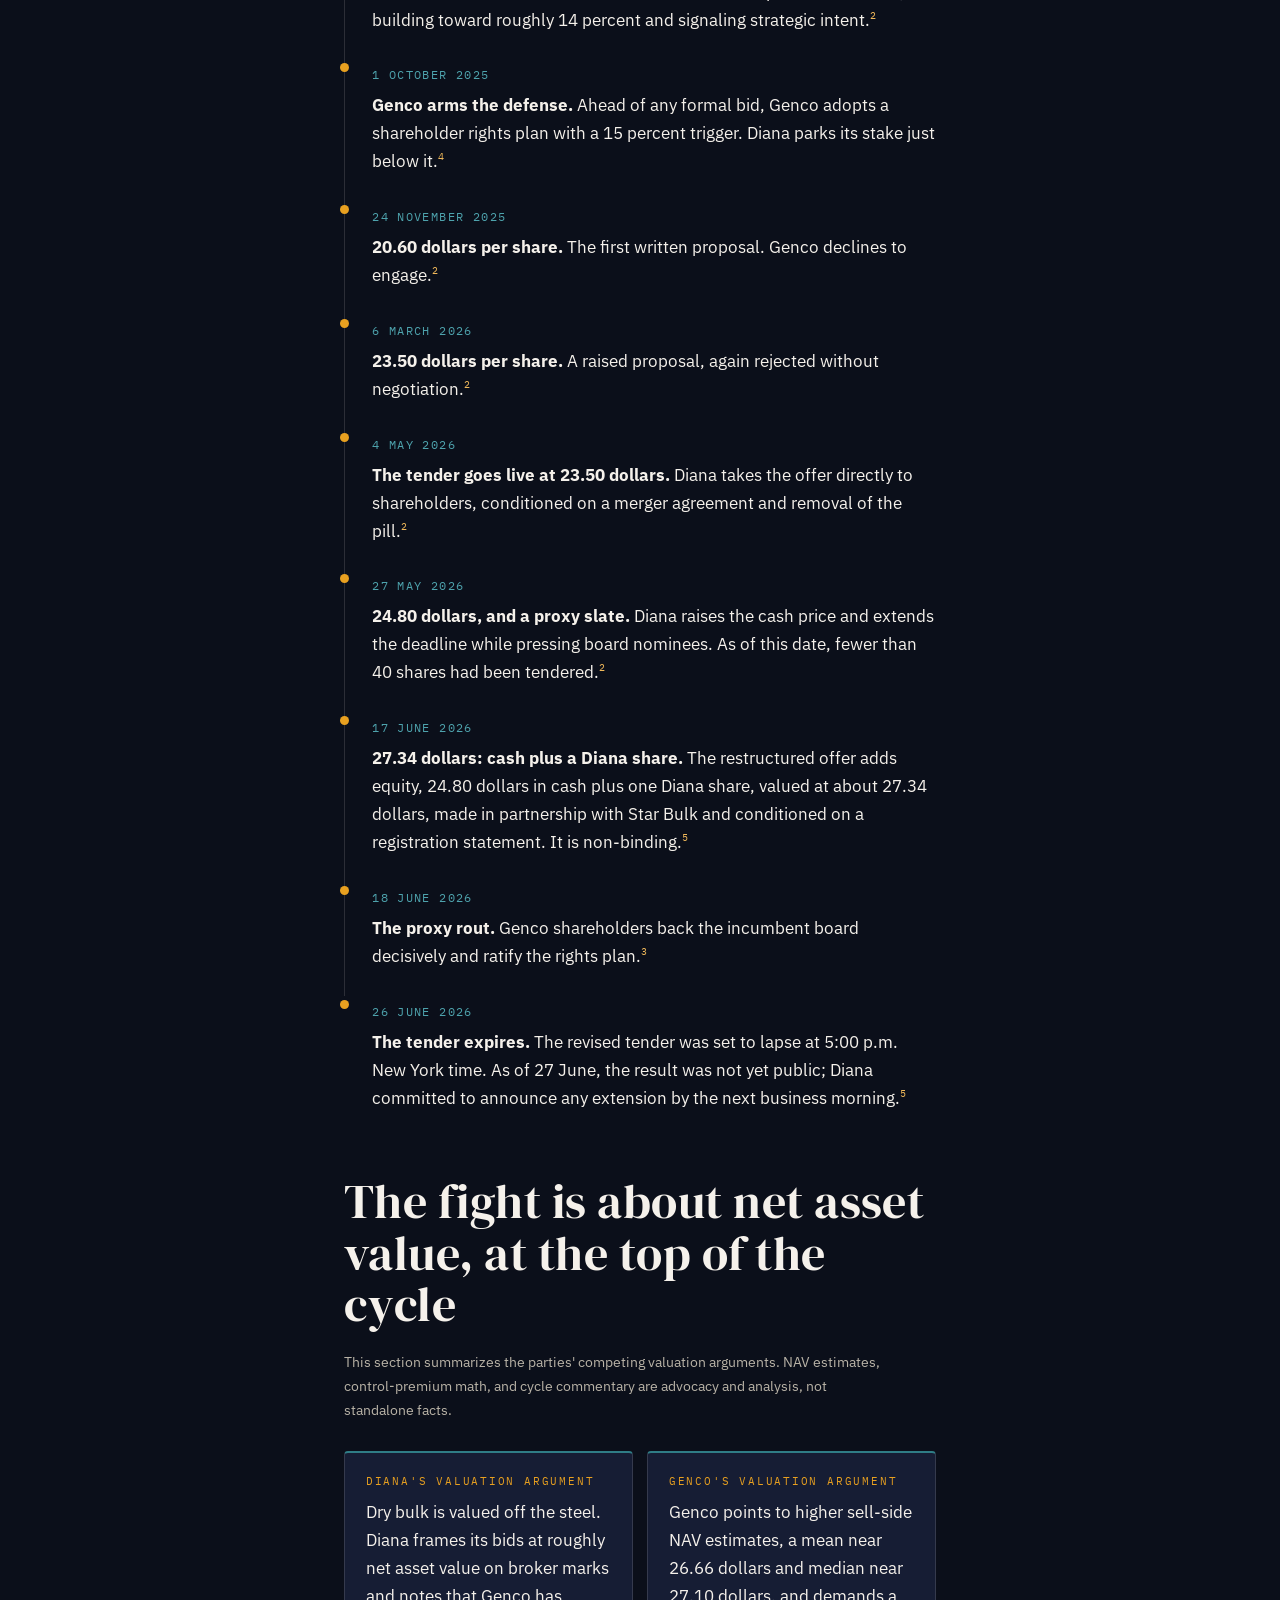
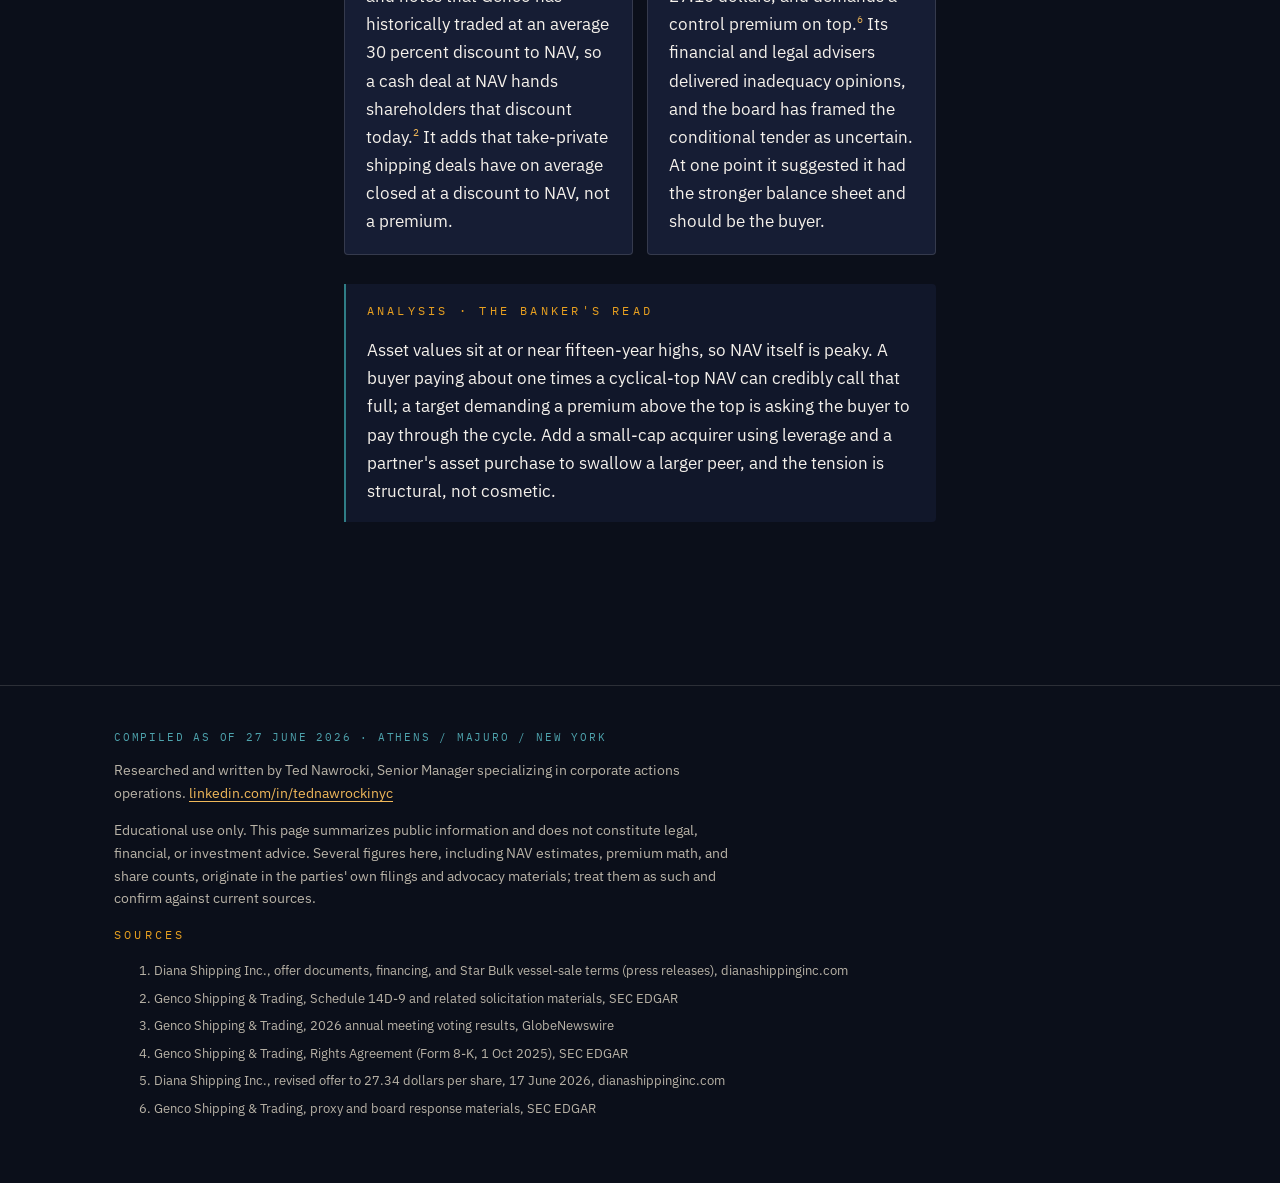
<file: tender.html>
<!DOCTYPE html>
<html lang="en">
<head>
<meta charset="utf-8" />
<meta name="viewport" content="width=device-width, initial-scale=1" />
<title>The Bid — Diana's Approach to Genco | The House of Palios</title>
<meta name="description" content="The Diana Shipping bid for Genco: the offer ladder, the financing, the Star Bulk side deal, the proxy fight, and the valuation argument over net asset value. As of 27 June 2026." />
<link rel="preconnect" href="https://fonts.googleapis.com" />
<link rel="preconnect" href="https://fonts.gstatic.com" crossorigin />
<link href="https://fonts.googleapis.com/css2?family=DM+Serif+Display&family=IBM+Plex+Sans:wght@400;500;600&family=IBM+Plex+Mono:wght@400;500&display=swap" rel="stylesheet" />
<link rel="stylesheet" href="styles.css" />
</head>
<body>

<nav class="nav" aria-label="Primary">
  <a class="nav__mark" href="index.html">The House of <span>Palios</span></a>
  <div class="nav__links">
    <a href="history.html">Dynasty</a>
    <a href="family.html">The Family</a>
    <a href="tender.html" aria-current="page">Genco</a>
    <a href="poison-pill.html">Poison Pill</a>
    <a href="performance.html">Performance</a>
    <a href="marshall-islands.html">Marshall Islands</a>
    <a href="vessels.html">The Fleet</a>
  </div>
</nav>

<section>
  <div class="wrap prose">
    <span class="eyebrow">03 · The Bid · as of 27 June 2026</span>
    <h1 style="font-size:clamp(2.4rem,6vw,4rem)">A bear hug that turned into a siege.</h1>
    <p class="lede" style="margin-top:1.2rem">
      Diana ran the classic three-pronged hostile playbook: a private approach, then an unsolicited
      tender offer, then a proxy fight. Genco refused to engage at every step, and the shareholders
      backed the board.
    </p>

    <h2>Four facts that frame the fight</h2>
    <div class="panels">
      <div class="panel">
        <span class="klabel">The acquirer is the smaller one</span>
        <p>Diana's equity was worth about 206 million dollars in late 2025; the Genco offer values the
        target's equity near 1.0 to 1.2 billion dollars. Diana is bridging the gap with 1.433 billion
        dollars of committed bank financing and no financing condition.<sup class="cite"><a href="https://www.dianashippinginc.com/category/press-releases/" target="_blank" rel="noopener">1</a></sup></p>
      </div>
      <div class="panel">
        <span class="klabel">A partner is waiting</span>
        <p>Star Bulk Carriers has agreed to buy sixteen Genco vessels for 470.5 million dollars on
        completion, monetizing nearly half a billion dollars at closing and signaling a coordinated
        consolidation play.<sup class="cite"><a href="https://www.dianashippinginc.com/category/press-releases/" target="_blank" rel="noopener">1</a></sup></p>
      </div>
      <div class="panel">
        <span class="klabel">The tender is not really a tender</span>
        <p>It is conditioned on a signed merger agreement and removal of Genco's poison pill, neither of
        which can happen without board cooperation. Tendering shares closes nothing, which is why almost
        none were tendered.<sup class="cite"><a href="https://www.sec.gov/cgi-bin/browse-edgar?action=getcompany&CIK=GNK&type=SC+14D9" target="_blank" rel="noopener">2</a></sup></p>
      </div>
      <div class="panel">
        <span class="klabel">The ballot has spoken</span>
        <p>At the 18 June 2026 annual meeting, on average nearly 90 percent of non-Diana shares backed
        Genco's directors and rejected Diana's two nominees, and shareholders ratified the rights plan.<sup class="cite"><a href="https://www.globenewswire.com/en/search/organization/Genco%2520Shipping%2520%2526%2520Trading%2520Limited" target="_blank" rel="noopener">3</a></sup></p>
      </div>
    </div>

    <h2>How the price climbed, and the engagement did not</h2>
    <ol class="timeline">
      <li>
        <span class="when">17 July 2025</span>
        <div class="what"><strong>Diana files a 13D.</strong> Diana discloses an accumulated position in
        Genco, building toward roughly 14 percent and signaling strategic intent.<sup class="cite"><a href="https://www.sec.gov/cgi-bin/browse-edgar?action=getcompany&CIK=GNK&type=SC+14D9" target="_blank" rel="noopener">2</a></sup></div>
      </li>
      <li>
        <span class="when">1 October 2025</span>
        <div class="what"><strong>Genco arms the defense.</strong> Ahead of any formal bid, Genco adopts a
        shareholder rights plan with a 15 percent trigger. Diana parks its stake just below it.<sup class="cite"><a href="https://www.sec.gov/cgi-bin/browse-edgar?action=getcompany&CIK=GNK&type=8-K" target="_blank" rel="noopener">4</a></sup></div>
      </li>
      <li>
        <span class="when">24 November 2025</span>
        <div class="what"><strong>20.60 dollars per share.</strong> The first written proposal. Genco
        declines to engage.<sup class="cite"><a href="https://www.sec.gov/cgi-bin/browse-edgar?action=getcompany&CIK=GNK&type=SC+14D9" target="_blank" rel="noopener">2</a></sup></div>
      </li>
      <li>
        <span class="when">6 March 2026</span>
        <div class="what"><strong>23.50 dollars per share.</strong> A raised proposal, again rejected
        without negotiation.<sup class="cite"><a href="https://www.sec.gov/cgi-bin/browse-edgar?action=getcompany&CIK=GNK&type=SC+14D9" target="_blank" rel="noopener">2</a></sup></div>
      </li>
      <li>
        <span class="when">4 May 2026</span>
        <div class="what"><strong>The tender goes live at 23.50 dollars.</strong> Diana takes the offer
        directly to shareholders, conditioned on a merger agreement and removal of the pill.<sup class="cite"><a href="https://www.sec.gov/cgi-bin/browse-edgar?action=getcompany&CIK=GNK&type=SC+14D9" target="_blank" rel="noopener">2</a></sup></div>
      </li>
      <li>
        <span class="when">27 May 2026</span>
        <div class="what"><strong>24.80 dollars, and a proxy slate.</strong> Diana raises the cash price and
        extends the deadline while pressing board nominees. As of this date, fewer than 40 shares had been
        tendered.<sup class="cite"><a href="https://www.sec.gov/cgi-bin/browse-edgar?action=getcompany&CIK=GNK&type=SC+14D9" target="_blank" rel="noopener">2</a></sup></div>
      </li>
      <li>
        <span class="when">17 June 2026</span>
        <div class="what"><strong>27.34 dollars: cash plus a Diana share.</strong> The restructured offer adds
        equity, 24.80 dollars in cash plus one Diana share, valued at about 27.34 dollars, made in partnership
        with Star Bulk and conditioned on a registration statement. It is non-binding.<sup class="cite"><a href="https://www.dianashippinginc.com/diana-shipping-inc-raises-offer-to-acquire-genco-shipping-trading-to-27-34-per-share-comprised-of-24-80-in-cash-and-one-diana-share/" target="_blank" rel="noopener">5</a></sup></div>
      </li>
      <li>
        <span class="when">18 June 2026</span>
        <div class="what"><strong>The proxy rout.</strong> Genco shareholders back the incumbent board
        decisively and ratify the rights plan.<sup class="cite"><a href="https://www.globenewswire.com/en/search/organization/Genco%2520Shipping%2520%2526%2520Trading%2520Limited" target="_blank" rel="noopener">3</a></sup></div>
      </li>
      <li>
        <span class="when">26 June 2026</span>
        <div class="what"><strong>The tender expires.</strong> The revised tender was set to lapse at 5:00 p.m.
        New York time. As of 27 June, the result was not yet public; Diana committed to announce any extension by
        the next business morning.<sup class="cite"><a href="https://www.dianashippinginc.com/diana-shipping-inc-raises-offer-to-acquire-genco-shipping-trading-to-27-34-per-share-comprised-of-24-80-in-cash-and-one-diana-share/" target="_blank" rel="noopener">5</a></sup></div>
      </li>
    </ol>

    <h2>The fight is about net asset value, at the top of the cycle</h2>
    <p class="dim" style="font-size:0.9rem">This section summarizes the parties' competing valuation arguments. NAV estimates, control-premium math, and cycle commentary are advocacy and analysis, not standalone facts.</p>
    <div class="panels">
      <div class="panel">
        <span class="klabel">Diana's valuation argument</span>
        <p>Dry bulk is valued off the steel. Diana frames its bids at roughly net asset value on broker marks
        and notes that Genco has historically traded at an average 30 percent discount to NAV, so a cash deal at
        NAV hands shareholders that discount today.<sup class="cite"><a href="https://www.sec.gov/cgi-bin/browse-edgar?action=getcompany&CIK=GNK&type=SC+14D9" target="_blank" rel="noopener">2</a></sup>
        It adds that take-private shipping deals have on average closed at a discount to NAV, not a premium.</p>
      </div>
      <div class="panel">
        <span class="klabel">Genco's valuation argument</span>
        <p>Genco points to higher sell-side NAV estimates, a mean near 26.66 dollars and median near 27.10 dollars,
        and demands a control premium on top.<sup class="cite"><a href="https://www.sec.gov/cgi-bin/browse-edgar?action=getcompany&CIK=GNK&type=DEF+14A" target="_blank" rel="noopener">6</a></sup>
        Its financial and legal advisers delivered inadequacy opinions, and the board has framed the conditional
        tender as uncertain. At one point it suggested it had the stronger balance sheet and should be the buyer.</p>
      </div>
    </div>

    <div class="callout">
      <span class="eyebrow">Analysis · the banker's read</span>
      <p style="margin:0">Asset values sit at or near fifteen-year highs, so NAV itself is peaky. A buyer paying
      about one times a cyclical-top NAV can credibly call that full; a target demanding a premium above the top is
      asking the buyer to pay through the cycle. Add a small-cap acquirer using leverage and a partner's asset
      purchase to swallow a larger peer, and the tension is structural, not cosmetic.</p>
    </div>
  </div>
</section>

<footer class="foot">
  <div class="wrap">
    <p class="stamp">Compiled as of 27 June 2026 · Athens / Majuro / New York</p>
    <p>Researched and written by Ted Nawrocki, Senior Manager specializing in corporate actions operations.
      <a href="https://www.linkedin.com/in/tednawrockinyc/" target="_blank" rel="noopener">linkedin.com/in/tednawrockinyc</a></p>
    <p>Educational use only. This page summarizes public information and does not constitute legal, financial, or
      investment advice. Several figures here, including NAV estimates, premium math, and share counts, originate in
      the parties' own filings and advocacy materials; treat them as such and confirm against current sources.</p>
    <div class="sources">
      <span class="eyebrow" style="color:var(--amber)">Sources</span>
      <ol>
        <li>Diana Shipping Inc., offer documents, financing, and Star Bulk vessel-sale terms (press releases), dianashippinginc.com</li>
        <li>Genco Shipping &amp; Trading, Schedule 14D-9 and related solicitation materials, SEC EDGAR</li>
        <li>Genco Shipping &amp; Trading, 2026 annual meeting voting results, GlobeNewswire</li>
        <li>Genco Shipping &amp; Trading, Rights Agreement (Form 8-K, 1 Oct 2025), SEC EDGAR</li>
        <li>Diana Shipping Inc., revised offer to 27.34 dollars per share, 17 June 2026, dianashippinginc.com</li>
        <li>Genco Shipping &amp; Trading, proxy and board response materials, SEC EDGAR</li>
      </ol>
    </div>
  </div>
</footer>

<script>
const io = new IntersectionObserver((es) => es.forEach(e => { if (e.isIntersecting) { e.target.classList.add("in"); io.unobserve(e.target); } }), { threshold: 0.12 });
document.querySelectorAll(".fade").forEach(el => io.observe(el));
</script>
</body>
</html>
</file>
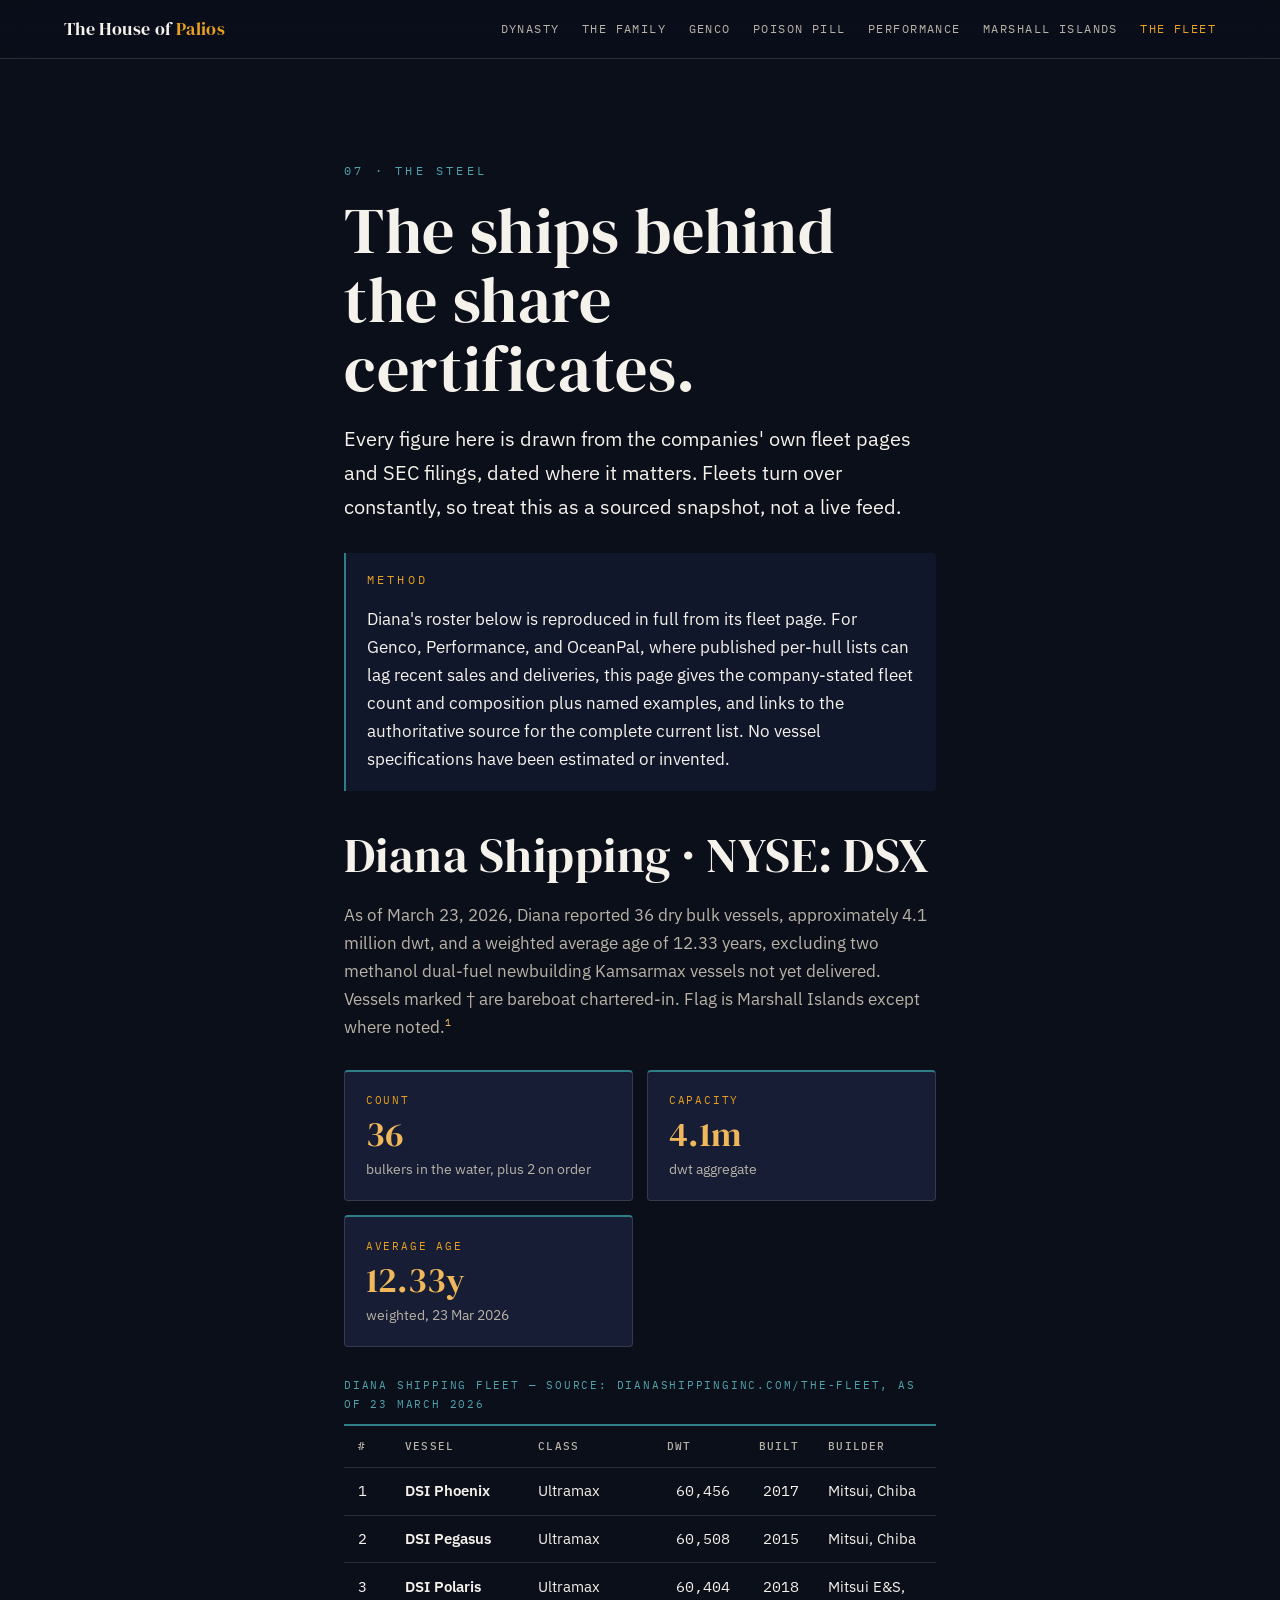
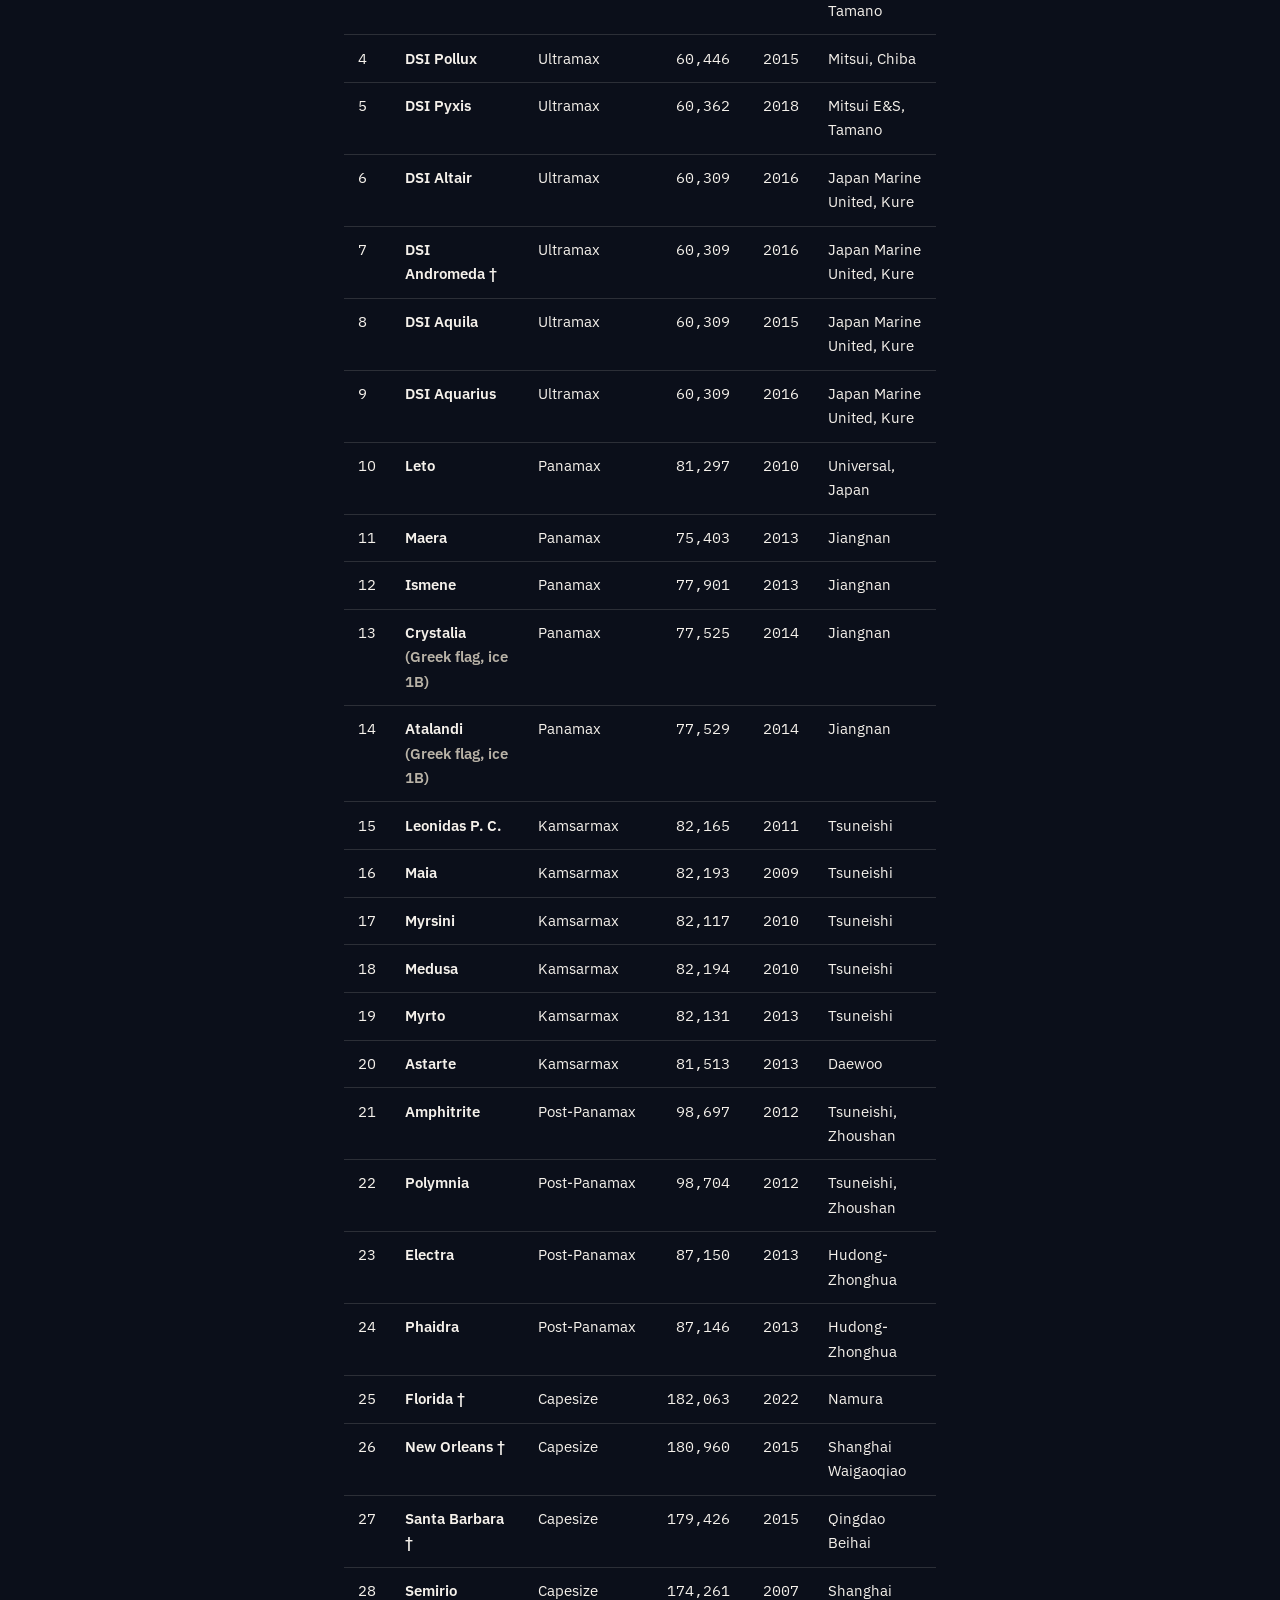
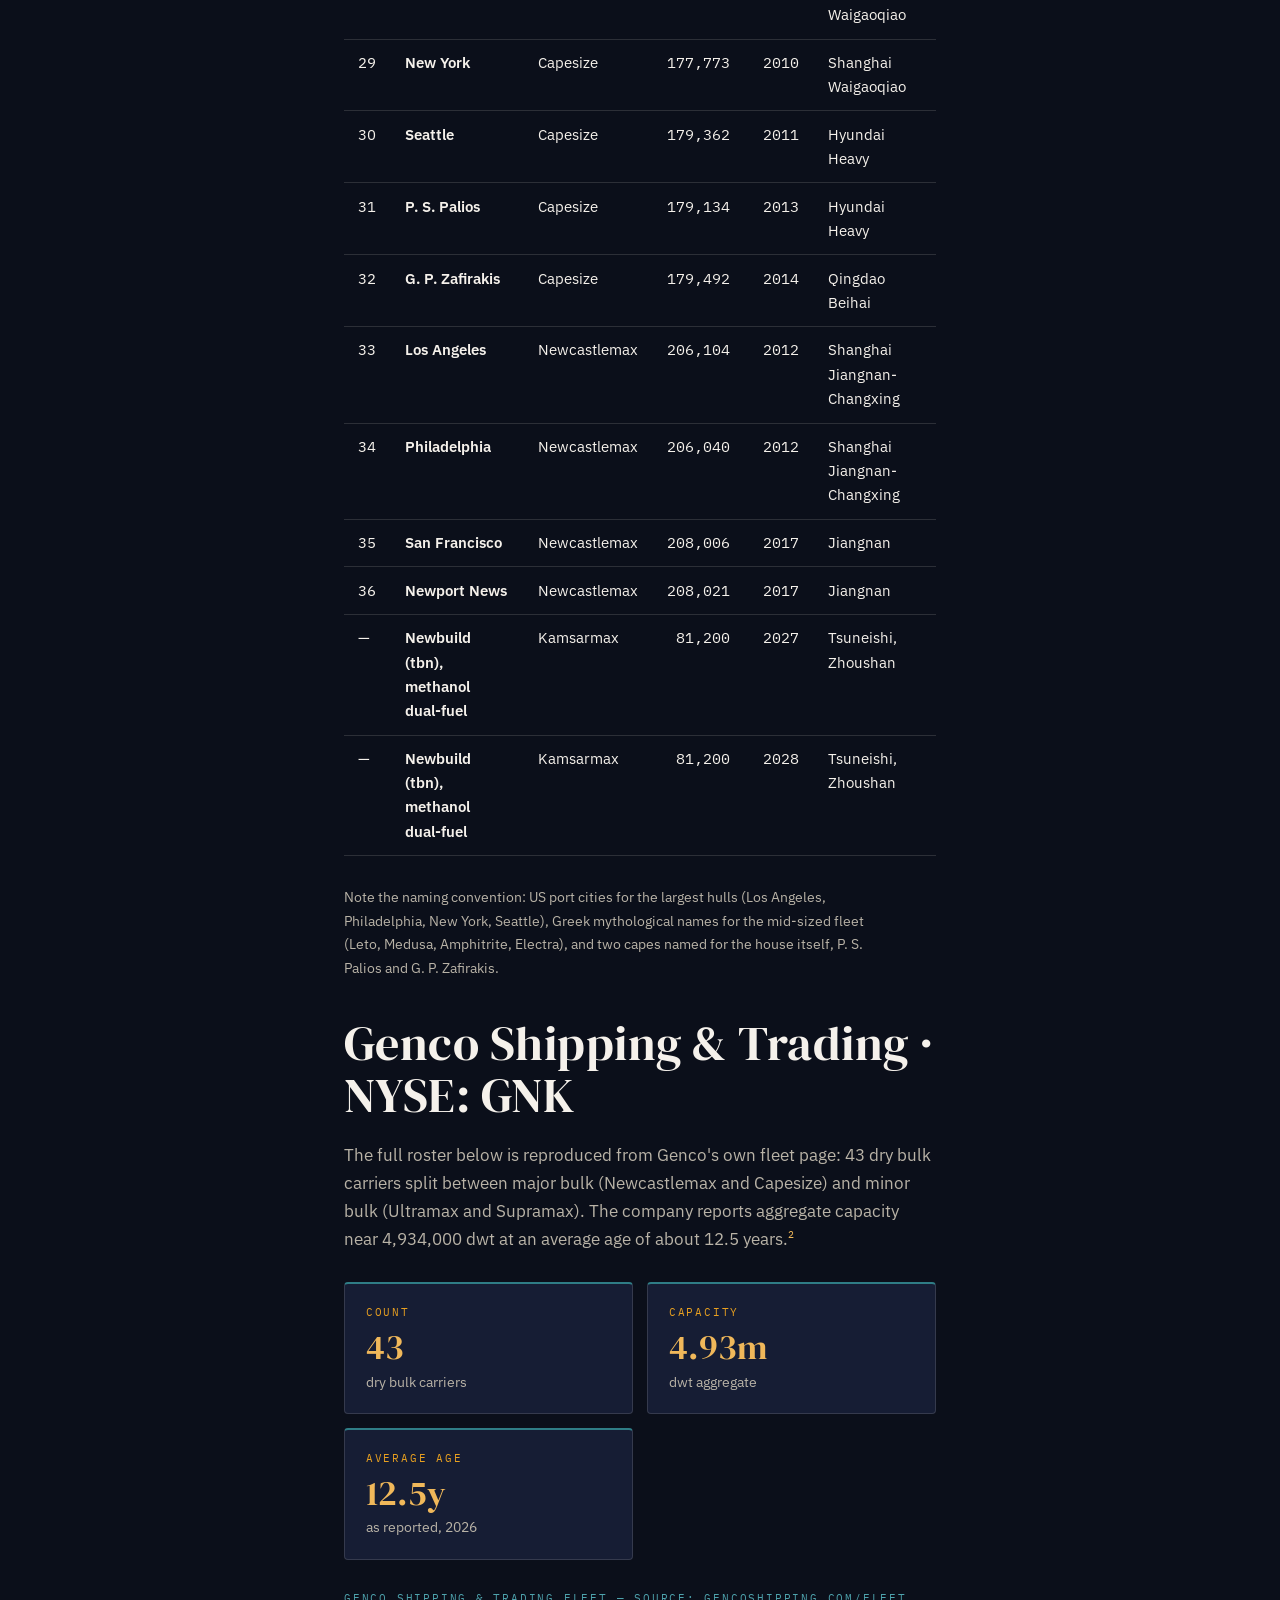
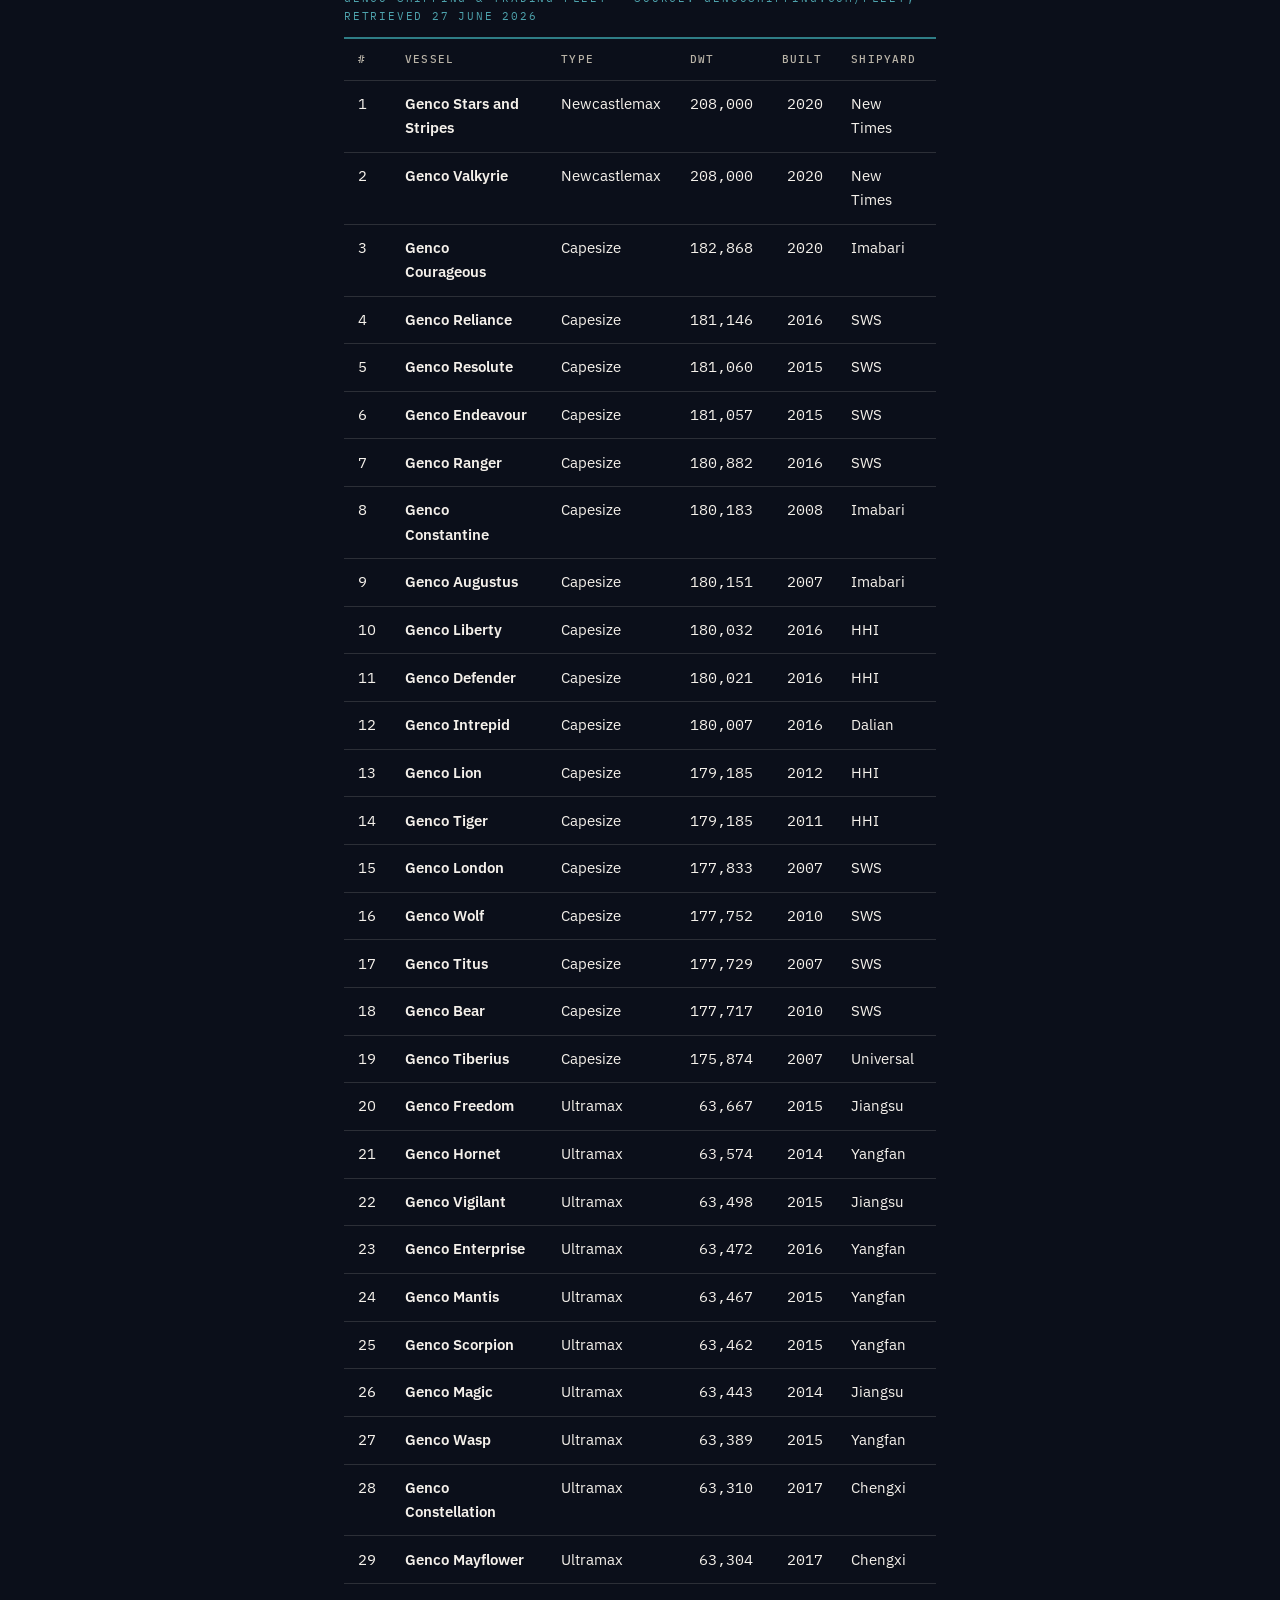
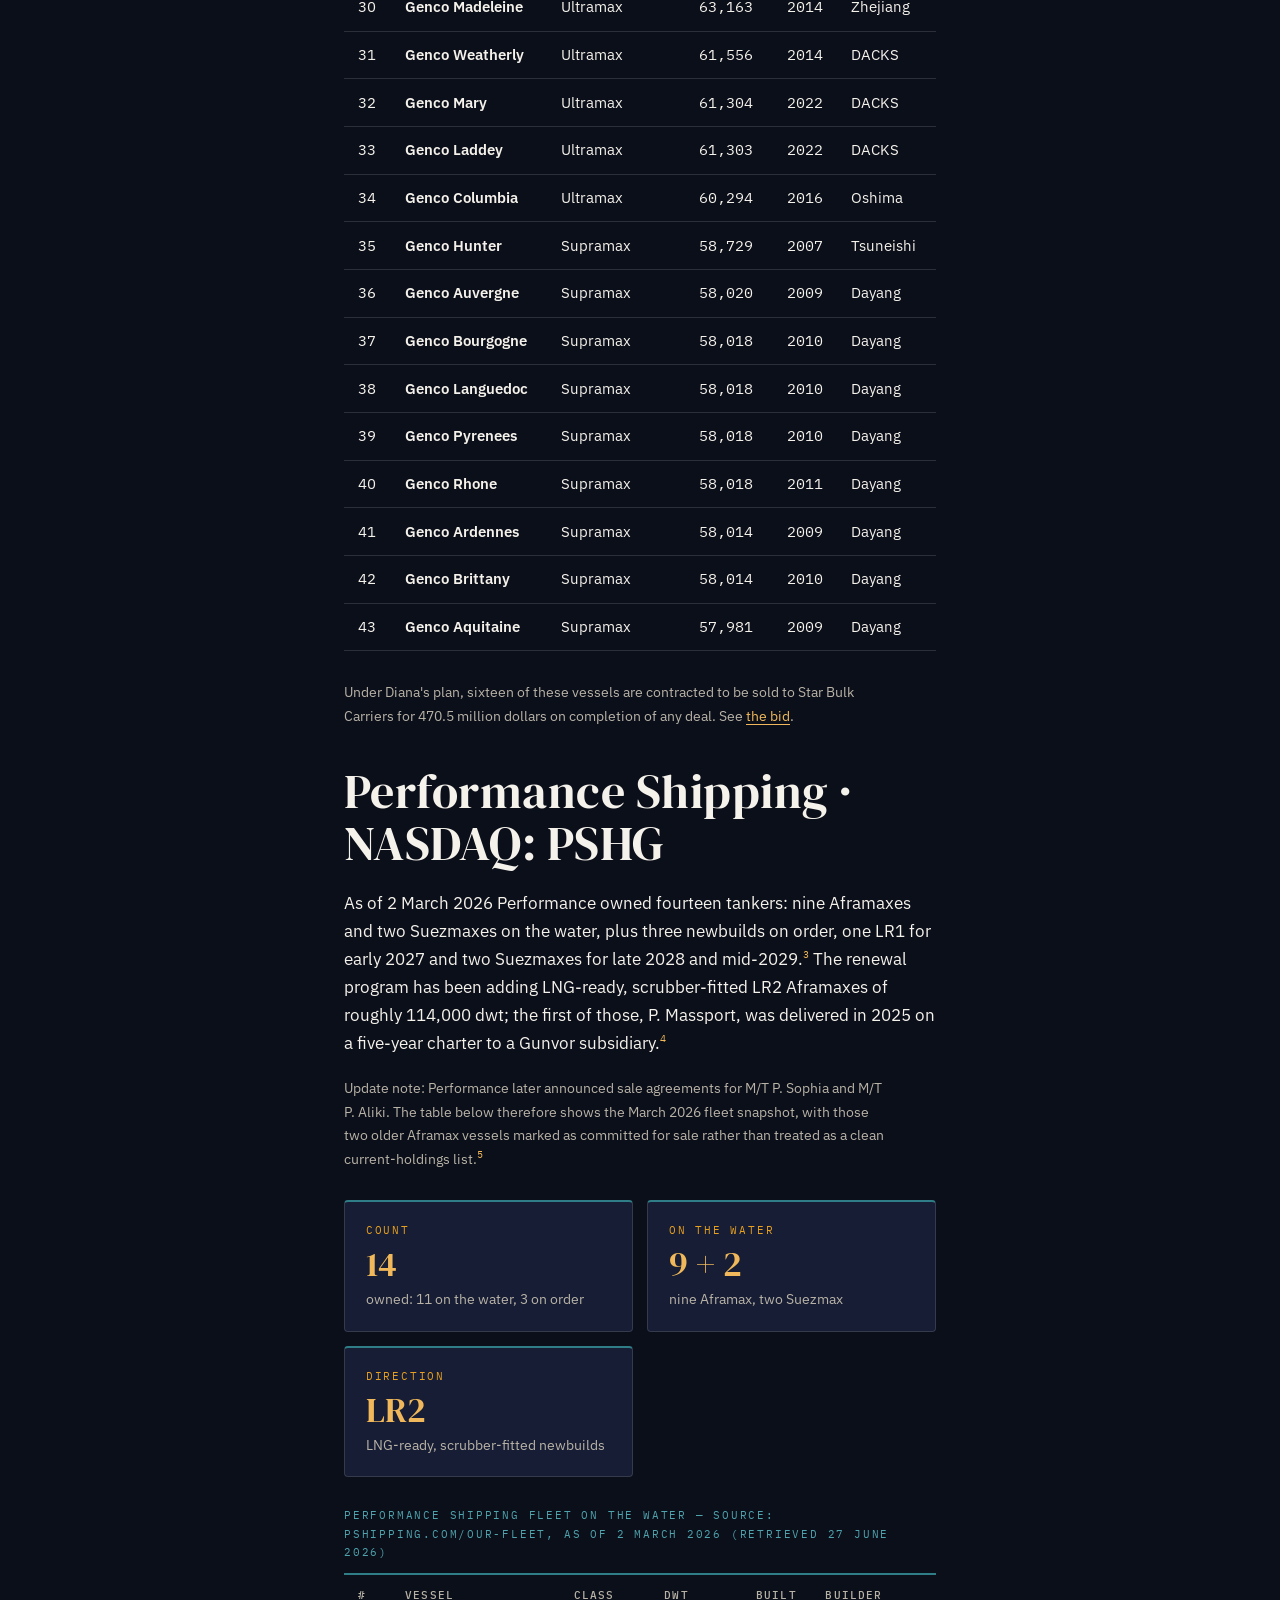
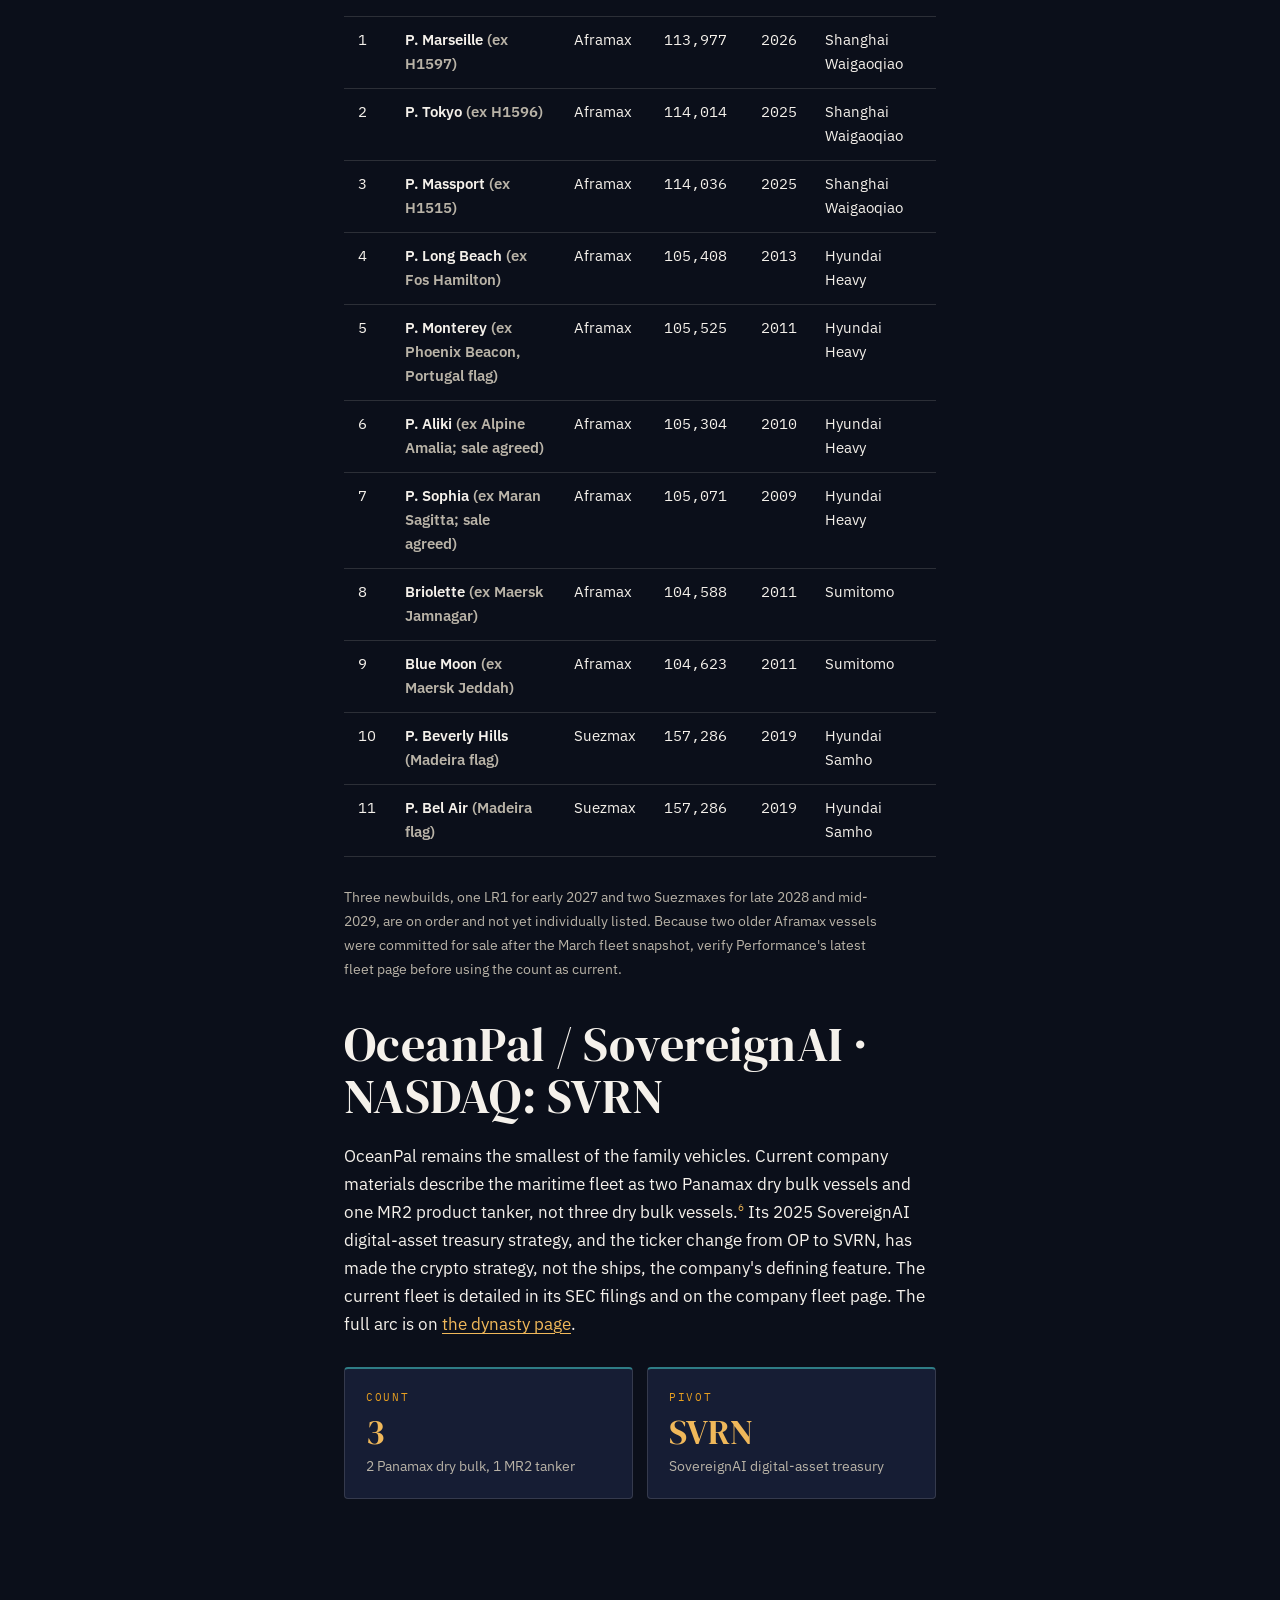
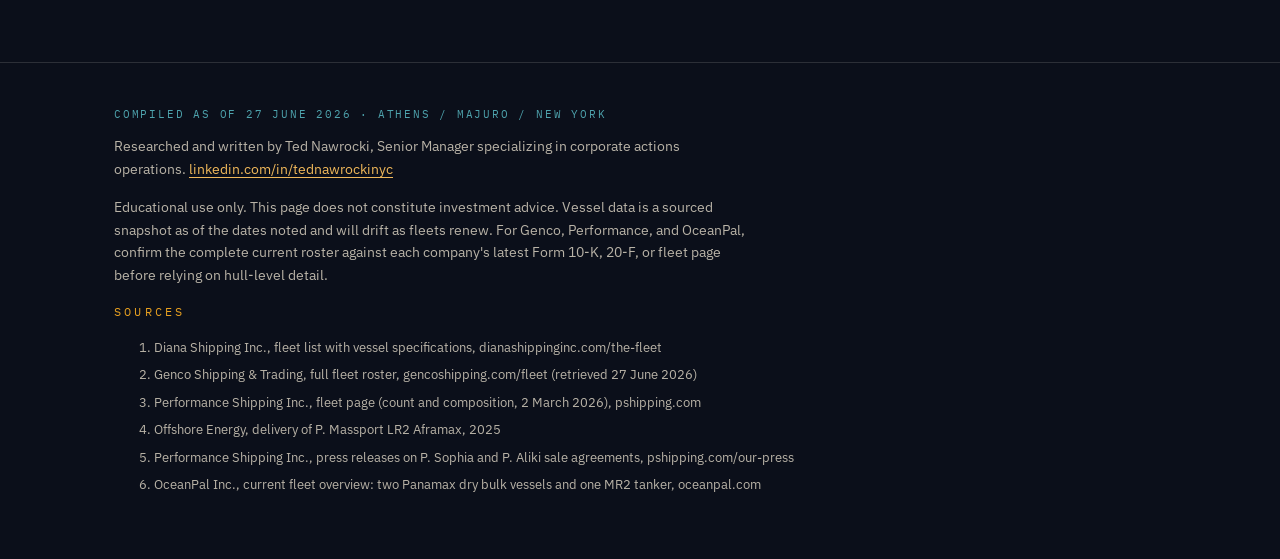
<file: vessels.html>
<!DOCTYPE html>
<html lang="en">
<head>
<meta charset="utf-8" />
<meta name="viewport" content="width=device-width, initial-scale=1" />
<title>The Fleet — Vessels of the Dynasty and Genco | The House of Palios</title>
<meta name="description" content="A sourced snapshot of the fleets behind the share certificates: Diana Shipping in full, plus Genco, Performance, and OceanPal by company-stated count and composition. As of 27 June 2026." />
<link rel="preconnect" href="https://fonts.googleapis.com" />
<link rel="preconnect" href="https://fonts.gstatic.com" crossorigin />
<link href="https://fonts.googleapis.com/css2?family=DM+Serif+Display&family=IBM+Plex+Sans:wght@400;500;600&family=IBM+Plex+Mono:wght@400;500&display=swap" rel="stylesheet" />
<link rel="stylesheet" href="styles.css" />
</head>
<body>

<nav class="nav" aria-label="Primary">
  <a class="nav__mark" href="index.html">The House of <span>Palios</span></a>
  <div class="nav__links">
    <a href="history.html">Dynasty</a>
    <a href="family.html">The Family</a>
    <a href="tender.html">Genco</a>
    <a href="poison-pill.html">Poison Pill</a>
    <a href="performance.html">Performance</a>
    <a href="marshall-islands.html">Marshall Islands</a>
    <a href="vessels.html" aria-current="page">The Fleet</a>
  </div>
</nav>

<section>
  <div class="wrap prose">
    <span class="eyebrow">07 · The Steel</span>
    <h1 style="font-size:clamp(2.4rem,6vw,4rem)">The ships behind the share certificates.</h1>
    <p class="lede" style="margin-top:1.2rem">
      Every figure here is drawn from the companies' own fleet pages and SEC filings, dated where it matters.
      Fleets turn over constantly, so treat this as a sourced snapshot, not a live feed.
    </p>
    <div class="callout">
      <span class="eyebrow">Method</span>
      <p style="margin:0">Diana's roster below is reproduced in full from its fleet page. For Genco, Performance,
      and OceanPal, where published per-hull lists can lag recent sales and deliveries, this page gives the
      company-stated fleet count and composition plus named examples, and links to the authoritative source for
      the complete current list. No vessel specifications have been estimated or invented.</p>
    </div>

    <h2>Diana Shipping · NYSE: DSX</h2>
    <p class="dim">As of March 23, 2026, Diana reported 36 dry bulk vessels, approximately 4.1 million dwt,
    and a weighted average age of 12.33 years, excluding two methanol dual-fuel newbuilding Kamsarmax vessels not yet delivered.
    Vessels marked † are bareboat chartered-in. Flag is Marshall Islands except where noted.<sup class="cite"><a href="https://www.dianashippinginc.com/the-fleet/" target="_blank" rel="noopener">1</a></sup></p>
    <div class="panels">
      <div class="panel"><span class="klabel">Count</span><div class="fig">36</div><p class="sub">bulkers in the water, plus 2 on order</p></div>
      <div class="panel"><span class="klabel">Capacity</span><div class="fig">4.1m</div><p class="sub">dwt aggregate</p></div>
      <div class="panel"><span class="klabel">Average age</span><div class="fig">12.33y</div><p class="sub">weighted, 23 Mar 2026</p></div>
    </div>

    <div class="table-wrap">
      <table class="data">
        <caption>Diana Shipping fleet — source: dianashippinginc.com/the-fleet, as of 23 March 2026</caption>
        <thead>
          <tr><th>#</th><th>Vessel</th><th>Class</th><th class="num">DWT</th><th class="num">Built</th><th>Builder</th></tr>
        </thead>
        <tbody>
          <tr><td>1</td><th>DSI Phoenix</th><td>Ultramax</td><td class="num">60,456</td><td class="num">2017</td><td>Mitsui, Chiba</td></tr>
          <tr><td>2</td><th>DSI Pegasus</th><td>Ultramax</td><td class="num">60,508</td><td class="num">2015</td><td>Mitsui, Chiba</td></tr>
          <tr><td>3</td><th>DSI Polaris</th><td>Ultramax</td><td class="num">60,404</td><td class="num">2018</td><td>Mitsui E&amp;S, Tamano</td></tr>
          <tr><td>4</td><th>DSI Pollux</th><td>Ultramax</td><td class="num">60,446</td><td class="num">2015</td><td>Mitsui, Chiba</td></tr>
          <tr><td>5</td><th>DSI Pyxis</th><td>Ultramax</td><td class="num">60,362</td><td class="num">2018</td><td>Mitsui E&amp;S, Tamano</td></tr>
          <tr><td>6</td><th>DSI Altair</th><td>Ultramax</td><td class="num">60,309</td><td class="num">2016</td><td>Japan Marine United, Kure</td></tr>
          <tr><td>7</td><th>DSI Andromeda †</th><td>Ultramax</td><td class="num">60,309</td><td class="num">2016</td><td>Japan Marine United, Kure</td></tr>
          <tr><td>8</td><th>DSI Aquila</th><td>Ultramax</td><td class="num">60,309</td><td class="num">2015</td><td>Japan Marine United, Kure</td></tr>
          <tr><td>9</td><th>DSI Aquarius</th><td>Ultramax</td><td class="num">60,309</td><td class="num">2016</td><td>Japan Marine United, Kure</td></tr>
          <tr><td>10</td><th>Leto</th><td>Panamax</td><td class="num">81,297</td><td class="num">2010</td><td>Universal, Japan</td></tr>
          <tr><td>11</td><th>Maera</th><td>Panamax</td><td class="num">75,403</td><td class="num">2013</td><td>Jiangnan</td></tr>
          <tr><td>12</td><th>Ismene</th><td>Panamax</td><td class="num">77,901</td><td class="num">2013</td><td>Jiangnan</td></tr>
          <tr><td>13</td><th>Crystalia <span class="dim">(Greek flag, ice 1B)</span></th><td>Panamax</td><td class="num">77,525</td><td class="num">2014</td><td>Jiangnan</td></tr>
          <tr><td>14</td><th>Atalandi <span class="dim">(Greek flag, ice 1B)</span></th><td>Panamax</td><td class="num">77,529</td><td class="num">2014</td><td>Jiangnan</td></tr>
          <tr><td>15</td><th>Leonidas P. C.</th><td>Kamsarmax</td><td class="num">82,165</td><td class="num">2011</td><td>Tsuneishi</td></tr>
          <tr><td>16</td><th>Maia</th><td>Kamsarmax</td><td class="num">82,193</td><td class="num">2009</td><td>Tsuneishi</td></tr>
          <tr><td>17</td><th>Myrsini</th><td>Kamsarmax</td><td class="num">82,117</td><td class="num">2010</td><td>Tsuneishi</td></tr>
          <tr><td>18</td><th>Medusa</th><td>Kamsarmax</td><td class="num">82,194</td><td class="num">2010</td><td>Tsuneishi</td></tr>
          <tr><td>19</td><th>Myrto</th><td>Kamsarmax</td><td class="num">82,131</td><td class="num">2013</td><td>Tsuneishi</td></tr>
          <tr><td>20</td><th>Astarte</th><td>Kamsarmax</td><td class="num">81,513</td><td class="num">2013</td><td>Daewoo</td></tr>
          <tr><td>21</td><th>Amphitrite</th><td>Post-Panamax</td><td class="num">98,697</td><td class="num">2012</td><td>Tsuneishi, Zhoushan</td></tr>
          <tr><td>22</td><th>Polymnia</th><td>Post-Panamax</td><td class="num">98,704</td><td class="num">2012</td><td>Tsuneishi, Zhoushan</td></tr>
          <tr><td>23</td><th>Electra</th><td>Post-Panamax</td><td class="num">87,150</td><td class="num">2013</td><td>Hudong-Zhonghua</td></tr>
          <tr><td>24</td><th>Phaidra</th><td>Post-Panamax</td><td class="num">87,146</td><td class="num">2013</td><td>Hudong-Zhonghua</td></tr>
          <tr><td>25</td><th>Florida †</th><td>Capesize</td><td class="num">182,063</td><td class="num">2022</td><td>Namura</td></tr>
          <tr><td>26</td><th>New Orleans †</th><td>Capesize</td><td class="num">180,960</td><td class="num">2015</td><td>Shanghai Waigaoqiao</td></tr>
          <tr><td>27</td><th>Santa Barbara †</th><td>Capesize</td><td class="num">179,426</td><td class="num">2015</td><td>Qingdao Beihai</td></tr>
          <tr><td>28</td><th>Semirio</th><td>Capesize</td><td class="num">174,261</td><td class="num">2007</td><td>Shanghai Waigaoqiao</td></tr>
          <tr><td>29</td><th>New York</th><td>Capesize</td><td class="num">177,773</td><td class="num">2010</td><td>Shanghai Waigaoqiao</td></tr>
          <tr><td>30</td><th>Seattle</th><td>Capesize</td><td class="num">179,362</td><td class="num">2011</td><td>Hyundai Heavy</td></tr>
          <tr><td>31</td><th>P. S. Palios</th><td>Capesize</td><td class="num">179,134</td><td class="num">2013</td><td>Hyundai Heavy</td></tr>
          <tr><td>32</td><th>G. P. Zafirakis</th><td>Capesize</td><td class="num">179,492</td><td class="num">2014</td><td>Qingdao Beihai</td></tr>
          <tr><td>33</td><th>Los Angeles</th><td>Newcastlemax</td><td class="num">206,104</td><td class="num">2012</td><td>Shanghai Jiangnan-Changxing</td></tr>
          <tr><td>34</td><th>Philadelphia</th><td>Newcastlemax</td><td class="num">206,040</td><td class="num">2012</td><td>Shanghai Jiangnan-Changxing</td></tr>
          <tr><td>35</td><th>San Francisco</th><td>Newcastlemax</td><td class="num">208,006</td><td class="num">2017</td><td>Jiangnan</td></tr>
          <tr><td>36</td><th>Newport News</th><td>Newcastlemax</td><td class="num">208,021</td><td class="num">2017</td><td>Jiangnan</td></tr>
          <tr><td>—</td><th>Newbuild (tbn), methanol dual-fuel</th><td>Kamsarmax</td><td class="num">81,200</td><td class="num">2027</td><td>Tsuneishi, Zhoushan</td></tr>
          <tr><td>—</td><th>Newbuild (tbn), methanol dual-fuel</th><td>Kamsarmax</td><td class="num">81,200</td><td class="num">2028</td><td>Tsuneishi, Zhoushan</td></tr>
        </tbody>
      </table>
    </div>
    <p class="dim" style="font-size:0.9rem">Note the naming convention: US port cities for the largest hulls
    (Los Angeles, Philadelphia, New York, Seattle), Greek mythological names for the mid-sized fleet (Leto,
    Medusa, Amphitrite, Electra), and two capes named for the house itself, P. S. Palios and G. P. Zafirakis.</p>

    <h2>Genco Shipping &amp; Trading · NYSE: GNK</h2>
    <p class="dim">The full roster below is reproduced from Genco's own fleet page: 43 dry bulk carriers split
    between major bulk (Newcastlemax and Capesize) and minor bulk (Ultramax and Supramax). The company reports
    aggregate capacity near 4,934,000 dwt at an average age of about 12.5 years.<sup class="cite"><a href="https://www.gencoshipping.com/fleet/" target="_blank" rel="noopener">2</a></sup></p>
    <div class="panels">
      <div class="panel"><span class="klabel">Count</span><div class="fig">43</div><p class="sub">dry bulk carriers</p></div>
      <div class="panel"><span class="klabel">Capacity</span><div class="fig">4.93m</div><p class="sub">dwt aggregate</p></div>
      <div class="panel"><span class="klabel">Average age</span><div class="fig">12.5y</div><p class="sub">as reported, 2026</p></div>
    </div>

    <div class="table-wrap">
      <table class="data">
        <caption>Genco Shipping &amp; Trading fleet — source: gencoshipping.com/fleet, retrieved 27 June 2026</caption>
        <thead>
          <tr><th>#</th><th>Vessel</th><th>Type</th><th class="num">DWT</th><th class="num">Built</th><th>Shipyard</th></tr>
        </thead>
        <tbody>
          <tr><td>1</td><th>Genco Stars and Stripes</th><td>Newcastlemax</td><td class="num">208,000</td><td class="num">2020</td><td>New Times</td></tr>
          <tr><td>2</td><th>Genco Valkyrie</th><td>Newcastlemax</td><td class="num">208,000</td><td class="num">2020</td><td>New Times</td></tr>
          <tr><td>3</td><th>Genco Courageous</th><td>Capesize</td><td class="num">182,868</td><td class="num">2020</td><td>Imabari</td></tr>
          <tr><td>4</td><th>Genco Reliance</th><td>Capesize</td><td class="num">181,146</td><td class="num">2016</td><td>SWS</td></tr>
          <tr><td>5</td><th>Genco Resolute</th><td>Capesize</td><td class="num">181,060</td><td class="num">2015</td><td>SWS</td></tr>
          <tr><td>6</td><th>Genco Endeavour</th><td>Capesize</td><td class="num">181,057</td><td class="num">2015</td><td>SWS</td></tr>
          <tr><td>7</td><th>Genco Ranger</th><td>Capesize</td><td class="num">180,882</td><td class="num">2016</td><td>SWS</td></tr>
          <tr><td>8</td><th>Genco Constantine</th><td>Capesize</td><td class="num">180,183</td><td class="num">2008</td><td>Imabari</td></tr>
          <tr><td>9</td><th>Genco Augustus</th><td>Capesize</td><td class="num">180,151</td><td class="num">2007</td><td>Imabari</td></tr>
          <tr><td>10</td><th>Genco Liberty</th><td>Capesize</td><td class="num">180,032</td><td class="num">2016</td><td>HHI</td></tr>
          <tr><td>11</td><th>Genco Defender</th><td>Capesize</td><td class="num">180,021</td><td class="num">2016</td><td>HHI</td></tr>
          <tr><td>12</td><th>Genco Intrepid</th><td>Capesize</td><td class="num">180,007</td><td class="num">2016</td><td>Dalian</td></tr>
          <tr><td>13</td><th>Genco Lion</th><td>Capesize</td><td class="num">179,185</td><td class="num">2012</td><td>HHI</td></tr>
          <tr><td>14</td><th>Genco Tiger</th><td>Capesize</td><td class="num">179,185</td><td class="num">2011</td><td>HHI</td></tr>
          <tr><td>15</td><th>Genco London</th><td>Capesize</td><td class="num">177,833</td><td class="num">2007</td><td>SWS</td></tr>
          <tr><td>16</td><th>Genco Wolf</th><td>Capesize</td><td class="num">177,752</td><td class="num">2010</td><td>SWS</td></tr>
          <tr><td>17</td><th>Genco Titus</th><td>Capesize</td><td class="num">177,729</td><td class="num">2007</td><td>SWS</td></tr>
          <tr><td>18</td><th>Genco Bear</th><td>Capesize</td><td class="num">177,717</td><td class="num">2010</td><td>SWS</td></tr>
          <tr><td>19</td><th>Genco Tiberius</th><td>Capesize</td><td class="num">175,874</td><td class="num">2007</td><td>Universal</td></tr>
          <tr><td>20</td><th>Genco Freedom</th><td>Ultramax</td><td class="num">63,667</td><td class="num">2015</td><td>Jiangsu</td></tr>
          <tr><td>21</td><th>Genco Hornet</th><td>Ultramax</td><td class="num">63,574</td><td class="num">2014</td><td>Yangfan</td></tr>
          <tr><td>22</td><th>Genco Vigilant</th><td>Ultramax</td><td class="num">63,498</td><td class="num">2015</td><td>Jiangsu</td></tr>
          <tr><td>23</td><th>Genco Enterprise</th><td>Ultramax</td><td class="num">63,472</td><td class="num">2016</td><td>Yangfan</td></tr>
          <tr><td>24</td><th>Genco Mantis</th><td>Ultramax</td><td class="num">63,467</td><td class="num">2015</td><td>Yangfan</td></tr>
          <tr><td>25</td><th>Genco Scorpion</th><td>Ultramax</td><td class="num">63,462</td><td class="num">2015</td><td>Yangfan</td></tr>
          <tr><td>26</td><th>Genco Magic</th><td>Ultramax</td><td class="num">63,443</td><td class="num">2014</td><td>Jiangsu</td></tr>
          <tr><td>27</td><th>Genco Wasp</th><td>Ultramax</td><td class="num">63,389</td><td class="num">2015</td><td>Yangfan</td></tr>
          <tr><td>28</td><th>Genco Constellation</th><td>Ultramax</td><td class="num">63,310</td><td class="num">2017</td><td>Chengxi</td></tr>
          <tr><td>29</td><th>Genco Mayflower</th><td>Ultramax</td><td class="num">63,304</td><td class="num">2017</td><td>Chengxi</td></tr>
          <tr><td>30</td><th>Genco Madeleine</th><td>Ultramax</td><td class="num">63,163</td><td class="num">2014</td><td>Zhejiang</td></tr>
          <tr><td>31</td><th>Genco Weatherly</th><td>Ultramax</td><td class="num">61,556</td><td class="num">2014</td><td>DACKS</td></tr>
          <tr><td>32</td><th>Genco Mary</th><td>Ultramax</td><td class="num">61,304</td><td class="num">2022</td><td>DACKS</td></tr>
          <tr><td>33</td><th>Genco Laddey</th><td>Ultramax</td><td class="num">61,303</td><td class="num">2022</td><td>DACKS</td></tr>
          <tr><td>34</td><th>Genco Columbia</th><td>Ultramax</td><td class="num">60,294</td><td class="num">2016</td><td>Oshima</td></tr>
          <tr><td>35</td><th>Genco Hunter</th><td>Supramax</td><td class="num">58,729</td><td class="num">2007</td><td>Tsuneishi</td></tr>
          <tr><td>36</td><th>Genco Auvergne</th><td>Supramax</td><td class="num">58,020</td><td class="num">2009</td><td>Dayang</td></tr>
          <tr><td>37</td><th>Genco Bourgogne</th><td>Supramax</td><td class="num">58,018</td><td class="num">2010</td><td>Dayang</td></tr>
          <tr><td>38</td><th>Genco Languedoc</th><td>Supramax</td><td class="num">58,018</td><td class="num">2010</td><td>Dayang</td></tr>
          <tr><td>39</td><th>Genco Pyrenees</th><td>Supramax</td><td class="num">58,018</td><td class="num">2010</td><td>Dayang</td></tr>
          <tr><td>40</td><th>Genco Rhone</th><td>Supramax</td><td class="num">58,018</td><td class="num">2011</td><td>Dayang</td></tr>
          <tr><td>41</td><th>Genco Ardennes</th><td>Supramax</td><td class="num">58,014</td><td class="num">2009</td><td>Dayang</td></tr>
          <tr><td>42</td><th>Genco Brittany</th><td>Supramax</td><td class="num">58,014</td><td class="num">2010</td><td>Dayang</td></tr>
          <tr><td>43</td><th>Genco Aquitaine</th><td>Supramax</td><td class="num">57,981</td><td class="num">2009</td><td>Dayang</td></tr>
        </tbody>
      </table>
    </div>
    <p class="dim" style="font-size:0.9rem">Under Diana's plan, sixteen of these vessels are contracted to be sold
    to Star Bulk Carriers for 470.5 million dollars on completion of any deal. See <a href="tender.html">the bid</a>.</p>

    <h2>Performance Shipping · NASDAQ: PSHG</h2>
    <p>As of 2 March 2026 Performance owned fourteen tankers: nine Aframaxes and two Suezmaxes on the water, plus
    three newbuilds on order, one LR1 for early 2027 and two Suezmaxes for late 2028 and mid-2029.<sup class="cite"><a href="https://pshipping.com/our-fleet" target="_blank" rel="noopener">3</a></sup>
    The renewal program has been adding LNG-ready, scrubber-fitted LR2 Aframaxes of roughly 114,000 dwt; the first
    of those, P. Massport, was delivered in 2025 on a five-year charter to a Gunvor subsidiary.<sup class="cite"><a href="https://www.offshore-energy.biz/first-lng-ready-lr2-aframax-delivered-to-performance-shipping/" target="_blank" rel="noopener">4</a></sup></p>
    <p class="dim" style="font-size:0.9rem">Update note: Performance later announced sale agreements for M/T P. Sophia and M/T P. Aliki. The table below therefore shows the March 2026 fleet snapshot, with those two older Aframax vessels marked as committed for sale rather than treated as a clean current-holdings list.<sup class="cite"><a href="https://pshipping.com/our-press" target="_blank" rel="noopener">5</a></sup></p>
    <div class="panels">
      <div class="panel"><span class="klabel">Count</span><div class="fig">14</div><p class="sub">owned: 11 on the water, 3 on order</p></div>
      <div class="panel"><span class="klabel">On the water</span><div class="fig">9 + 2</div><p class="sub">nine Aframax, two Suezmax</p></div>
      <div class="panel"><span class="klabel">Direction</span><div class="fig">LR2</div><p class="sub">LNG-ready, scrubber-fitted newbuilds</p></div>
    </div>

    <div class="table-wrap">
      <table class="data">
        <caption>Performance Shipping fleet on the water — source: pshipping.com/our-fleet, as of 2 March 2026 (retrieved 27 June 2026)</caption>
        <thead>
          <tr><th>#</th><th>Vessel</th><th>Class</th><th class="num">DWT</th><th class="num">Built</th><th>Builder</th></tr>
        </thead>
        <tbody>
          <tr><td>1</td><th>P. Marseille <span class="dim">(ex H1597)</span></th><td>Aframax</td><td class="num">113,977</td><td class="num">2026</td><td>Shanghai Waigaoqiao</td></tr>
          <tr><td>2</td><th>P. Tokyo <span class="dim">(ex H1596)</span></th><td>Aframax</td><td class="num">114,014</td><td class="num">2025</td><td>Shanghai Waigaoqiao</td></tr>
          <tr><td>3</td><th>P. Massport <span class="dim">(ex H1515)</span></th><td>Aframax</td><td class="num">114,036</td><td class="num">2025</td><td>Shanghai Waigaoqiao</td></tr>
          <tr><td>4</td><th>P. Long Beach <span class="dim">(ex Fos Hamilton)</span></th><td>Aframax</td><td class="num">105,408</td><td class="num">2013</td><td>Hyundai Heavy</td></tr>
          <tr><td>5</td><th>P. Monterey <span class="dim">(ex Phoenix Beacon, Portugal flag)</span></th><td>Aframax</td><td class="num">105,525</td><td class="num">2011</td><td>Hyundai Heavy</td></tr>
          <tr><td>6</td><th>P. Aliki <span class="dim">(ex Alpine Amalia; sale agreed)</span></th><td>Aframax</td><td class="num">105,304</td><td class="num">2010</td><td>Hyundai Heavy</td></tr>
          <tr><td>7</td><th>P. Sophia <span class="dim">(ex Maran Sagitta; sale agreed)</span></th><td>Aframax</td><td class="num">105,071</td><td class="num">2009</td><td>Hyundai Heavy</td></tr>
          <tr><td>8</td><th>Briolette <span class="dim">(ex Maersk Jamnagar)</span></th><td>Aframax</td><td class="num">104,588</td><td class="num">2011</td><td>Sumitomo</td></tr>
          <tr><td>9</td><th>Blue Moon <span class="dim">(ex Maersk Jeddah)</span></th><td>Aframax</td><td class="num">104,623</td><td class="num">2011</td><td>Sumitomo</td></tr>
          <tr><td>10</td><th>P. Beverly Hills <span class="dim">(Madeira flag)</span></th><td>Suezmax</td><td class="num">157,286</td><td class="num">2019</td><td>Hyundai Samho</td></tr>
          <tr><td>11</td><th>P. Bel Air <span class="dim">(Madeira flag)</span></th><td>Suezmax</td><td class="num">157,286</td><td class="num">2019</td><td>Hyundai Samho</td></tr>
        </tbody>
      </table>
    </div>
    <p class="dim" style="font-size:0.9rem">Three newbuilds, one LR1 for early 2027 and two Suezmaxes for late 2028
    and mid-2029, are on order and not yet individually listed. Because two older Aframax vessels were committed for sale after the March fleet snapshot, verify Performance's latest fleet page before using the count as current.</p>

    <h2>OceanPal / SovereignAI · NASDAQ: SVRN</h2>
    <p>OceanPal remains the smallest of the family vehicles. Current company materials describe the maritime fleet as
    two Panamax dry bulk vessels and one MR2 product tanker, not three dry bulk vessels.<sup class="cite"><a href="https://oceanpal.com/" target="_blank" rel="noopener">6</a></sup>
    Its 2025 SovereignAI digital-asset treasury strategy, and the ticker change from OP to SVRN, has
    made the crypto strategy, not the ships, the company's defining feature. The current fleet is detailed in its
    SEC filings and on the company fleet page. The full arc is on <a href="history.html">the dynasty page</a>.</p>
    <div class="panels">
      <div class="panel"><span class="klabel">Count</span><div class="fig">3</div><p class="sub">2 Panamax dry bulk, 1 MR2 tanker</p></div>
      <div class="panel"><span class="klabel">Pivot</span><div class="fig">SVRN</div><p class="sub">SovereignAI digital-asset treasury</p></div>
    </div>
  </div>
</section>

<footer class="foot">
  <div class="wrap">
    <p class="stamp">Compiled as of 27 June 2026 · Athens / Majuro / New York</p>
    <p>Researched and written by Ted Nawrocki, Senior Manager specializing in corporate actions operations.
      <a href="https://www.linkedin.com/in/tednawrockinyc/" target="_blank" rel="noopener">linkedin.com/in/tednawrockinyc</a></p>
    <p>Educational use only. This page does not constitute investment advice. Vessel data is a sourced snapshot as
      of the dates noted and will drift as fleets renew. For Genco, Performance, and OceanPal, confirm the complete
      current roster against each company's latest Form 10-K, 20-F, or fleet page before relying on hull-level
      detail.</p>
    <div class="sources">
      <span class="eyebrow" style="color:var(--amber)">Sources</span>
      <ol>
        <li>Diana Shipping Inc., fleet list with vessel specifications, dianashippinginc.com/the-fleet</li>
        <li>Genco Shipping &amp; Trading, full fleet roster, gencoshipping.com/fleet (retrieved 27 June 2026)</li>
        <li>Performance Shipping Inc., fleet page (count and composition, 2 March 2026), pshipping.com</li>
        <li>Offshore Energy, delivery of P. Massport LR2 Aframax, 2025</li>
        <li>Performance Shipping Inc., press releases on P. Sophia and P. Aliki sale agreements, pshipping.com/our-press</li>
        <li>OceanPal Inc., current fleet overview: two Panamax dry bulk vessels and one MR2 tanker, oceanpal.com</li>
      </ol>
    </div>
  </div>
</footer>

<script>
const io = new IntersectionObserver((es) => es.forEach(e => { if (e.isIntersecting) { e.target.classList.add("in"); io.unobserve(e.target); } }), { threshold: 0.12 });
document.querySelectorAll(".fade").forEach(el => io.observe(el));
</script>
</body>
</html>
</file>
<file: styles.css>
/* =========================================================================
   THE HOUSE OF PALIOS  —  shared design system
   Base: Diana editorial system (navy / brass-amber / linen)
   Layer: nautical chart (fathom rules, sea-patina teal, log-entry eyebrows)
   No em dashes anywhere in content. WSJ / corporate-finance register.
   ========================================================================= */

:root {
  /* core palette (Ted's established system) */
  --navy:        #0b0f1a;   /* base */
  --navy-2:      #11172a;   /* raised panels */
  --navy-3:      #161d34;   /* cards */
  --amber:       #e8a020;   /* primary accent — brass / lamplight */
  --amber-soft:  #f0b85a;
  --linen:       #f5f1eb;   /* primary text */
  --linen-dim:   #b9b3a7;   /* secondary text */

  /* nautical layer */
  --sea:         #2f7d86;   /* oxidized-brass / sea patina, secondary accent */
  --sea-soft:    #4ea3ad;
  --signal-up:   #5fbf9b;   /* gains — muted sea-green */
  --signal-down: #d9655b;   /* losses — muted signal-red */
  --rule:        rgba(245,241,235,0.14);
  --rule-amber:  rgba(232,160,32,0.55);

  /* type */
  --serif: "DM Serif Display", Georgia, serif;
  --sans:  "IBM Plex Sans", system-ui, sans-serif;
  --mono:  "IBM Plex Mono", ui-monospace, monospace;

  /* scale */
  --maxw: 1180px;
  --gut: clamp(20px, 5vw, 64px);
}

* { box-sizing: border-box; }

html { scroll-behavior: smooth; }

body {
  margin: 0;
  background: var(--navy);
  color: var(--linen);
  font-family: var(--sans);
  font-size: 17px;
  line-height: 1.65;
  -webkit-font-smoothing: antialiased;
  text-rendering: optimizeLegibility;
}

/* ---- type primitives ---- */
h1, h2, h3 { font-family: var(--serif); font-weight: 400; line-height: 1.08; letter-spacing: 0.01em; }
h1 { font-size: clamp(2.6rem, 7vw, 5.4rem); margin: 0; }
h2 { font-size: clamp(1.9rem, 4vw, 3rem); margin: 0 0 0.4em; }
h3 { font-size: clamp(1.25rem, 2.2vw, 1.7rem); margin: 0 0 0.3em; }
p  { margin: 0 0 1.1em; max-width: 68ch; }
a  { color: var(--amber-soft); text-underline-offset: 3px; text-decoration-thickness: 1px; }
a:hover { color: var(--amber); }

.eyebrow {
  font-family: var(--mono);
  font-size: 0.72rem;
  letter-spacing: 0.28em;
  text-transform: uppercase;
  color: var(--sea-soft);
  margin: 0 0 1rem;
  display: block;
}

.lede { font-size: clamp(1.05rem, 1.6vw, 1.3rem); color: var(--linen); }
.dim  { color: var(--linen-dim); }

/* fathom rule — the signature divider: a sounding line with depth ticks */
.fathom {
  border: 0;
  height: 1px;
  background: var(--rule-amber);
  position: relative;
  margin: 3.5rem 0;
  max-width: var(--maxw);
}
.fathom::before {
  content: "";
  position: absolute; inset: -3px 0 auto 0; height: 7px;
  background-image: repeating-linear-gradient(90deg,
    var(--rule-amber) 0 1px, transparent 1px 64px);
  opacity: 0.5;
}

/* ---- layout shells ---- */
.wrap { max-width: var(--maxw); margin: 0 auto; padding: 0 var(--gut); }
section { padding: clamp(3.5rem, 8vw, 7rem) 0; }

/* =========================================================================
   NAV  — frosted glass, log-entry coordinates
   ========================================================================= */
.nav {
  position: sticky; top: 0; z-index: 50;
  display: flex; align-items: center; justify-content: space-between;
  gap: 1rem;
  padding: 0.85rem var(--gut);
  background: rgba(11,15,26,0.72);
  backdrop-filter: blur(14px) saturate(140%);
  -webkit-backdrop-filter: blur(14px) saturate(140%);
  border-bottom: 1px solid var(--rule);
}
.nav__mark { font-family: var(--serif); font-size: 1.15rem; letter-spacing: 0.02em; color: var(--linen); text-decoration: none; }
.nav__mark span { color: var(--amber); }
.nav__links { display: flex; gap: 1.4rem; flex-wrap: wrap; }
.nav__links a {
  font-family: var(--mono); font-size: 0.74rem; letter-spacing: 0.12em;
  text-transform: uppercase; color: var(--linen-dim); text-decoration: none;
}
.nav__links a:hover, .nav__links a[aria-current="page"] { color: var(--amber); }

/* =========================================================================
   HERO  — full-bleed vessel video, chart grid, radial fade
   ========================================================================= */
.hero { position: relative; min-height: 88vh; display: flex; align-items: flex-end; overflow: hidden; }
.hero__media { position: absolute; inset: 0; z-index: 0; }
.hero__media video, .hero__media img {
  width: 100%; height: 100%; object-fit: cover; display: block;
}
/* fallback wash if video/poster are missing */
.hero__media { background:
  radial-gradient(120% 90% at 70% 0%, #14203a 0%, var(--navy) 60%); }
.hero__scrim {
  position: absolute; inset: 0; z-index: 1;
  background:
    linear-gradient(180deg, rgba(11,15,26,0.55) 0%, rgba(11,15,26,0.35) 35%, rgba(11,15,26,0.92) 100%),
    radial-gradient(80% 60% at 50% 40%, transparent 0%, rgba(11,15,26,0.55) 100%);
}
/* faint nautical chart grid over the scrim */
.hero__grid {
  position: absolute; inset: 0; z-index: 2; pointer-events: none; opacity: 0.18;
  background-image:
    linear-gradient(var(--rule) 1px, transparent 1px),
    linear-gradient(90deg, var(--rule) 1px, transparent 1px);
  background-size: 64px 64px;
  -webkit-mask-image: radial-gradient(70% 70% at 50% 45%, #000 30%, transparent 80%);
          mask-image: radial-gradient(70% 70% at 50% 45%, #000 30%, transparent 80%);
}
.hero__inner { position: relative; z-index: 3; padding-bottom: clamp(2.5rem, 6vw, 5rem); }
.hero h1 { max-width: 16ch; text-shadow: 0 2px 40px rgba(0,0,0,0.55); }
.hero__dek { margin-top: 1.2rem; max-width: 60ch; color: var(--linen); font-size: clamp(1.05rem,1.7vw,1.35rem); }
.hero__coords { font-family: var(--mono); font-size: 0.72rem; letter-spacing: 0.2em; color: var(--sea-soft); }

/* =========================================================================
   QUOTE CARDS  — replaces the scrolling ticker
   ========================================================================= */
.quotes__head { display: flex; align-items: baseline; justify-content: space-between; gap: 1rem; flex-wrap: wrap; }
.quotes__grid {
  display: grid; gap: 14px; margin-top: 1.6rem;
  grid-template-columns: repeat(auto-fit, minmax(190px, 1fr));
}
.qcard {
  background: var(--navy-3);
  border: 1px solid var(--rule);
  border-top: 2px solid var(--sea);
  border-radius: 4px;
  padding: 1.1rem 1.2rem 1rem;
}
.qcard__sym { font-family: var(--mono); font-size: 1.05rem; letter-spacing: 0.08em; color: var(--linen); }
.qcard__name { font-size: 0.78rem; color: var(--linen-dim); margin-top: 2px; min-height: 2.4em; }
.qcard__px { font-family: var(--serif); font-size: 2rem; margin-top: 0.7rem; line-height: 1; }
.qcard__chg { font-family: var(--mono); font-size: 0.85rem; margin-top: 0.45rem; }
.qcard__chg.up   { color: var(--signal-up); }
.qcard__chg.down { color: var(--signal-down); }
.qcard__chg.flat { color: var(--linen-dim); }
.qcard__src { font-family: var(--mono); font-size: 0.62rem; letter-spacing: 0.08em; color: var(--linen-dim); margin-top: 0.5rem; }
.quotes__note { font-family: var(--mono); font-size: 0.68rem; letter-spacing: 0.1em; color: var(--linen-dim); margin-top: 1.2rem; }

/* =========================================================================
   DOSSIER GRID  — links to the section pages
   ========================================================================= */
.dossier { display: grid; gap: 16px; grid-template-columns: repeat(auto-fit, minmax(280px, 1fr)); }
.dcard {
  display: block; text-decoration: none; color: var(--linen);
  background: linear-gradient(180deg, var(--navy-2), var(--navy-3));
  border: 1px solid var(--rule); border-radius: 5px;
  padding: 1.5rem 1.5rem 1.7rem;
  transition: border-color 0.25s ease, transform 0.25s ease;
}
.dcard:hover { border-color: var(--rule-amber); transform: translateY(-3px); }
.dcard__no { font-family: var(--mono); font-size: 0.72rem; letter-spacing: 0.2em; color: var(--amber); }
.dcard h3 { margin-top: 0.6rem; color: var(--linen); }
.dcard p { font-size: 0.92rem; color: var(--linen-dim); margin: 0.4rem 0 0; }

/* =========================================================================
   BODY CONTENT (section pages)
   ========================================================================= */
.prose { max-width: 72ch; }
.prose h2 { margin-top: 2.4rem; }
.prose h3 { margin-top: 1.8rem; color: var(--amber-soft); }
sup.cite { font-family: var(--mono); font-size: 0.62rem; }
sup.cite a { text-decoration: none; }

.callout {
  border-left: 2px solid var(--sea);
  background: var(--navy-2);
  padding: 1.1rem 1.3rem; margin: 1.8rem 0; border-radius: 0 4px 4px 0;
}
.callout .eyebrow { color: var(--amber); }

/* =========================================================================
   TABLES  — sourced data, financial register
   ========================================================================= */
.table-wrap { overflow-x: auto; margin: 1.8rem 0; }
table.data {
  width: 100%; border-collapse: collapse; font-size: 0.92rem;
  border-top: 2px solid var(--sea);
}
table.data caption {
  text-align: left; font-family: var(--mono); font-size: 0.7rem;
  letter-spacing: 0.16em; text-transform: uppercase; color: var(--sea-soft);
  padding-bottom: 0.7rem;
}
table.data th, table.data td { text-align: left; padding: 0.7rem 0.9rem; vertical-align: top; border-bottom: 1px solid var(--rule); }
table.data thead th { font-family: var(--mono); font-size: 0.7rem; letter-spacing: 0.1em; text-transform: uppercase; color: var(--linen-dim); font-weight: 500; }
table.data tbody th { font-weight: 600; color: var(--linen); }
table.data td.num { font-family: var(--mono); text-align: right; }

/* =========================================================================
   TIMELINE  — typed sequence of dated events
   ========================================================================= */
.timeline { list-style: none; margin: 1.8rem 0 0; padding: 0; }
.timeline li { position: relative; padding: 0 0 1.6rem 1.7rem; border-left: 1px solid var(--rule); }
.timeline li::before {
  content: ""; position: absolute; left: -5px; top: 4px;
  width: 9px; height: 9px; border-radius: 50%; background: var(--amber);
}
.timeline li:last-child { border-left-color: transparent; }
.timeline .when { font-family: var(--mono); font-size: 0.72rem; letter-spacing: 0.12em; color: var(--sea-soft); text-transform: uppercase; }
.timeline .what { margin-top: 0.25rem; }
.timeline .what strong { color: var(--linen); }

/* =========================================================================
   FOOTER  — attribution, disclaimer, as-of stamp
   ========================================================================= */
.foot { border-top: 1px solid var(--rule); padding: 2.6rem 0 3.2rem; margin-top: 2rem; }
.foot p { font-size: 0.86rem; color: var(--linen-dim); max-width: 80ch; }
.foot .stamp { font-family: var(--mono); font-size: 0.7rem; letter-spacing: 0.16em; color: var(--sea-soft); text-transform: uppercase; }
.foot a { color: var(--amber-soft); }
.sources { font-size: 0.8rem; color: var(--linen-dim); }
.sources li { margin-bottom: 0.4rem; word-break: break-word; }

/* =========================================================================
   MOTION + ACCESSIBILITY
   ========================================================================= */
.fade { opacity: 0; transform: translateY(18px); transition: opacity 0.7s ease, transform 0.7s ease; }
.fade.in { opacity: 1; transform: none; }

:focus-visible { outline: 2px solid var(--amber); outline-offset: 3px; }

@media (prefers-reduced-motion: reduce) {
  html { scroll-behavior: auto; }
  .fade { opacity: 1; transform: none; transition: none; }
  .hero__media video { display: none; }
}

@media (max-width: 640px) {
  .nav { flex-direction: column; align-items: flex-start; gap: 0.5rem; }
  .qcard__px { font-size: 1.7rem; }
}

/* =========================================================================
   PANELS + STAT FIGURES  — comparison cards and key numbers (content pages)
   ========================================================================= */
.panels { display: grid; gap: 14px; grid-template-columns: repeat(auto-fit, minmax(240px, 1fr)); margin: 1.8rem 0; }
.panel {
  background: var(--navy-3); border: 1px solid var(--rule);
  border-top: 2px solid var(--sea); border-radius: 4px; padding: 1.2rem 1.3rem;
}
.panel .klabel {
  font-family: var(--mono); font-size: 0.7rem; letter-spacing: 0.16em;
  text-transform: uppercase; color: var(--amber); display: block; margin-bottom: 0.5rem;
}
.panel h3 { font-size: 1.1rem; color: var(--linen); margin: 0; }
.panel p { margin: 0; max-width: none; }
.panel h3 + p { margin-top: 0.5rem; }
.panel .fig { font-family: var(--serif); font-size: 2.2rem; line-height: 1; color: var(--amber-soft); margin: 0.15rem 0 0.35rem; }
.panel .sub { font-size: 0.88rem; color: var(--linen-dim); }
</file>
